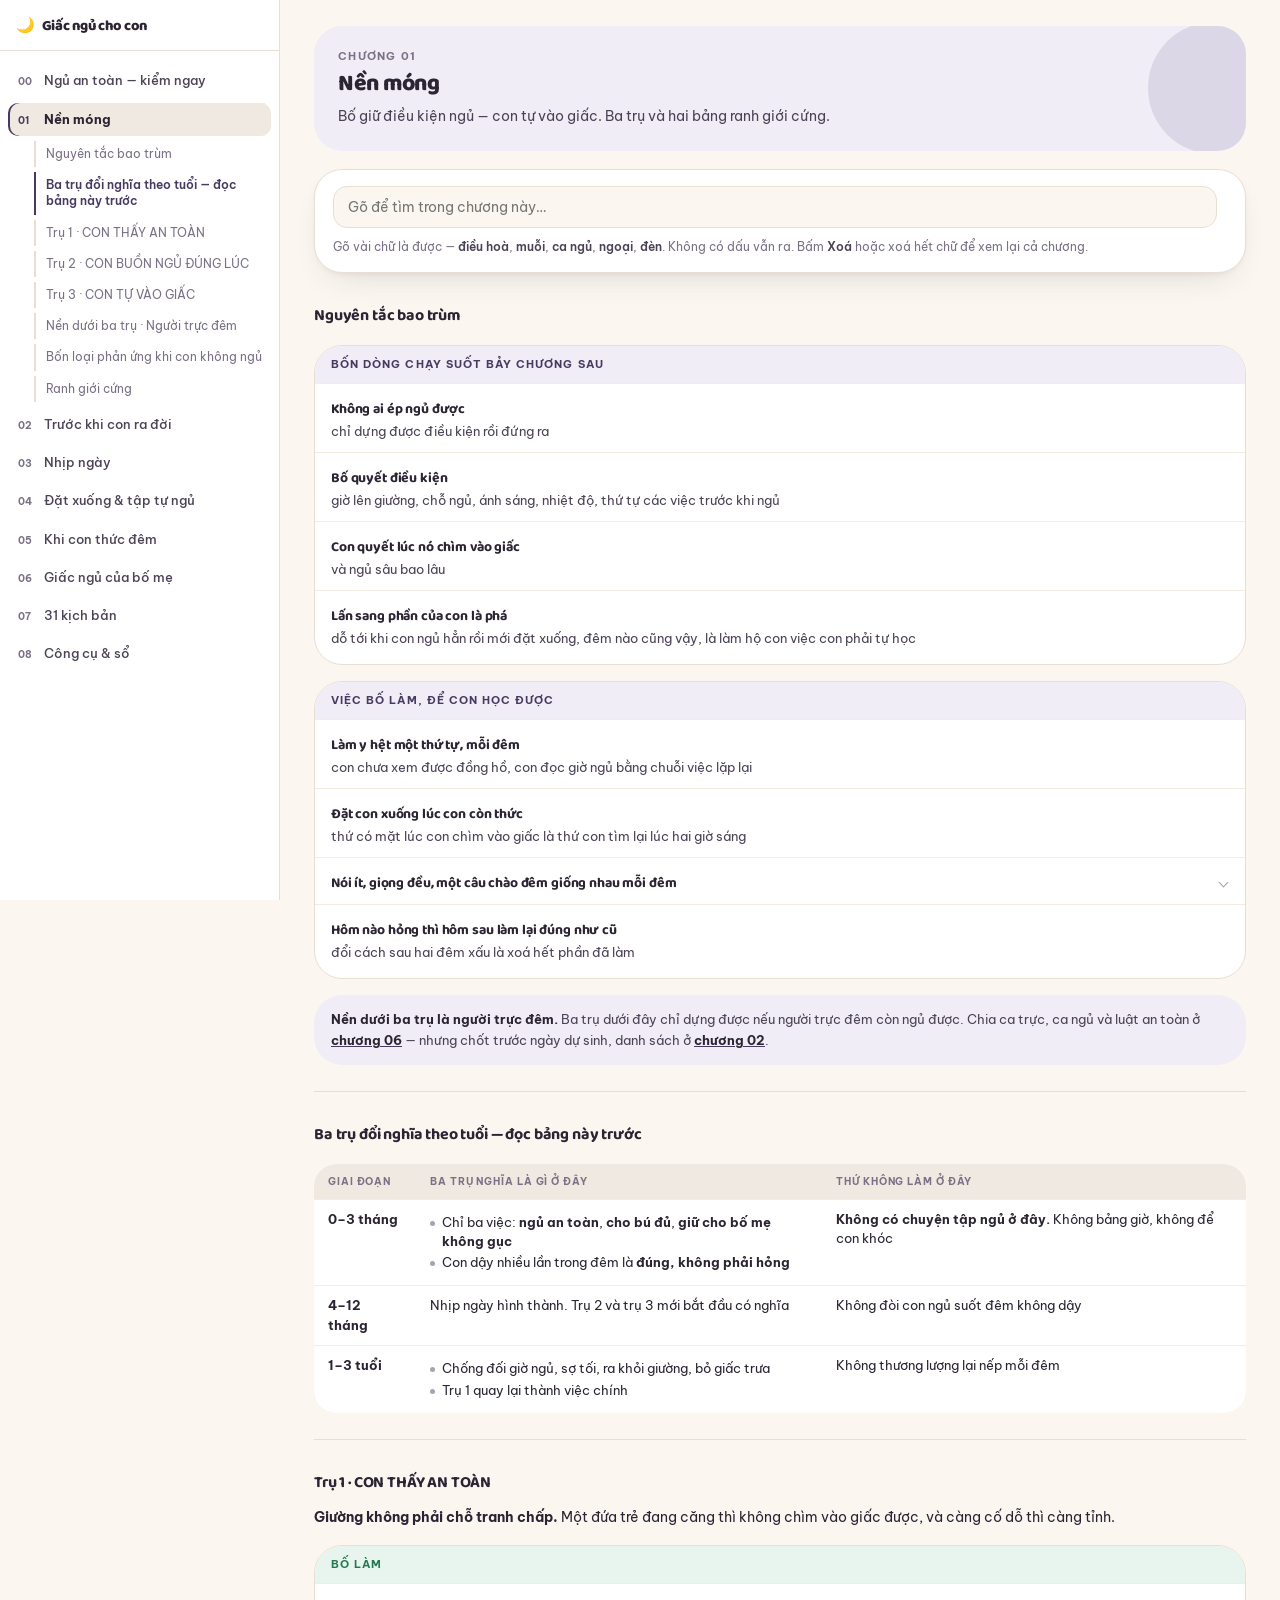
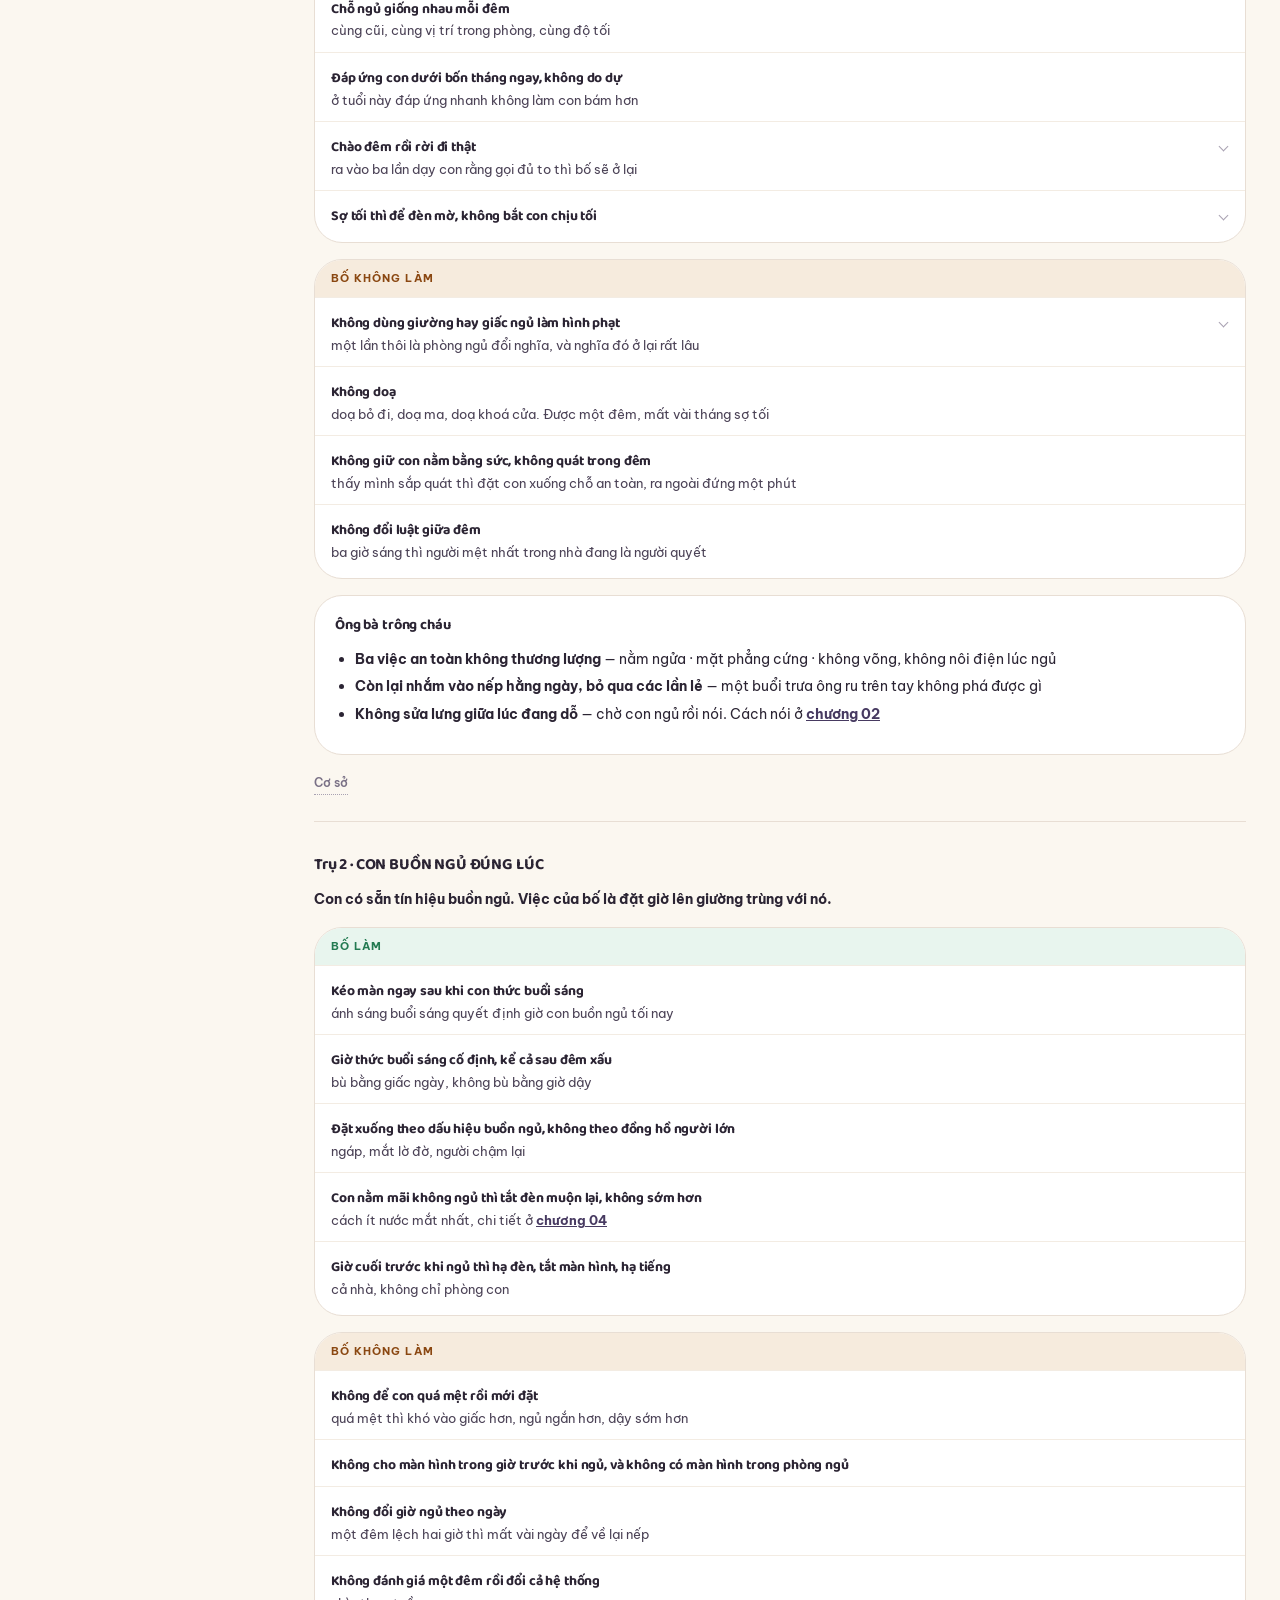
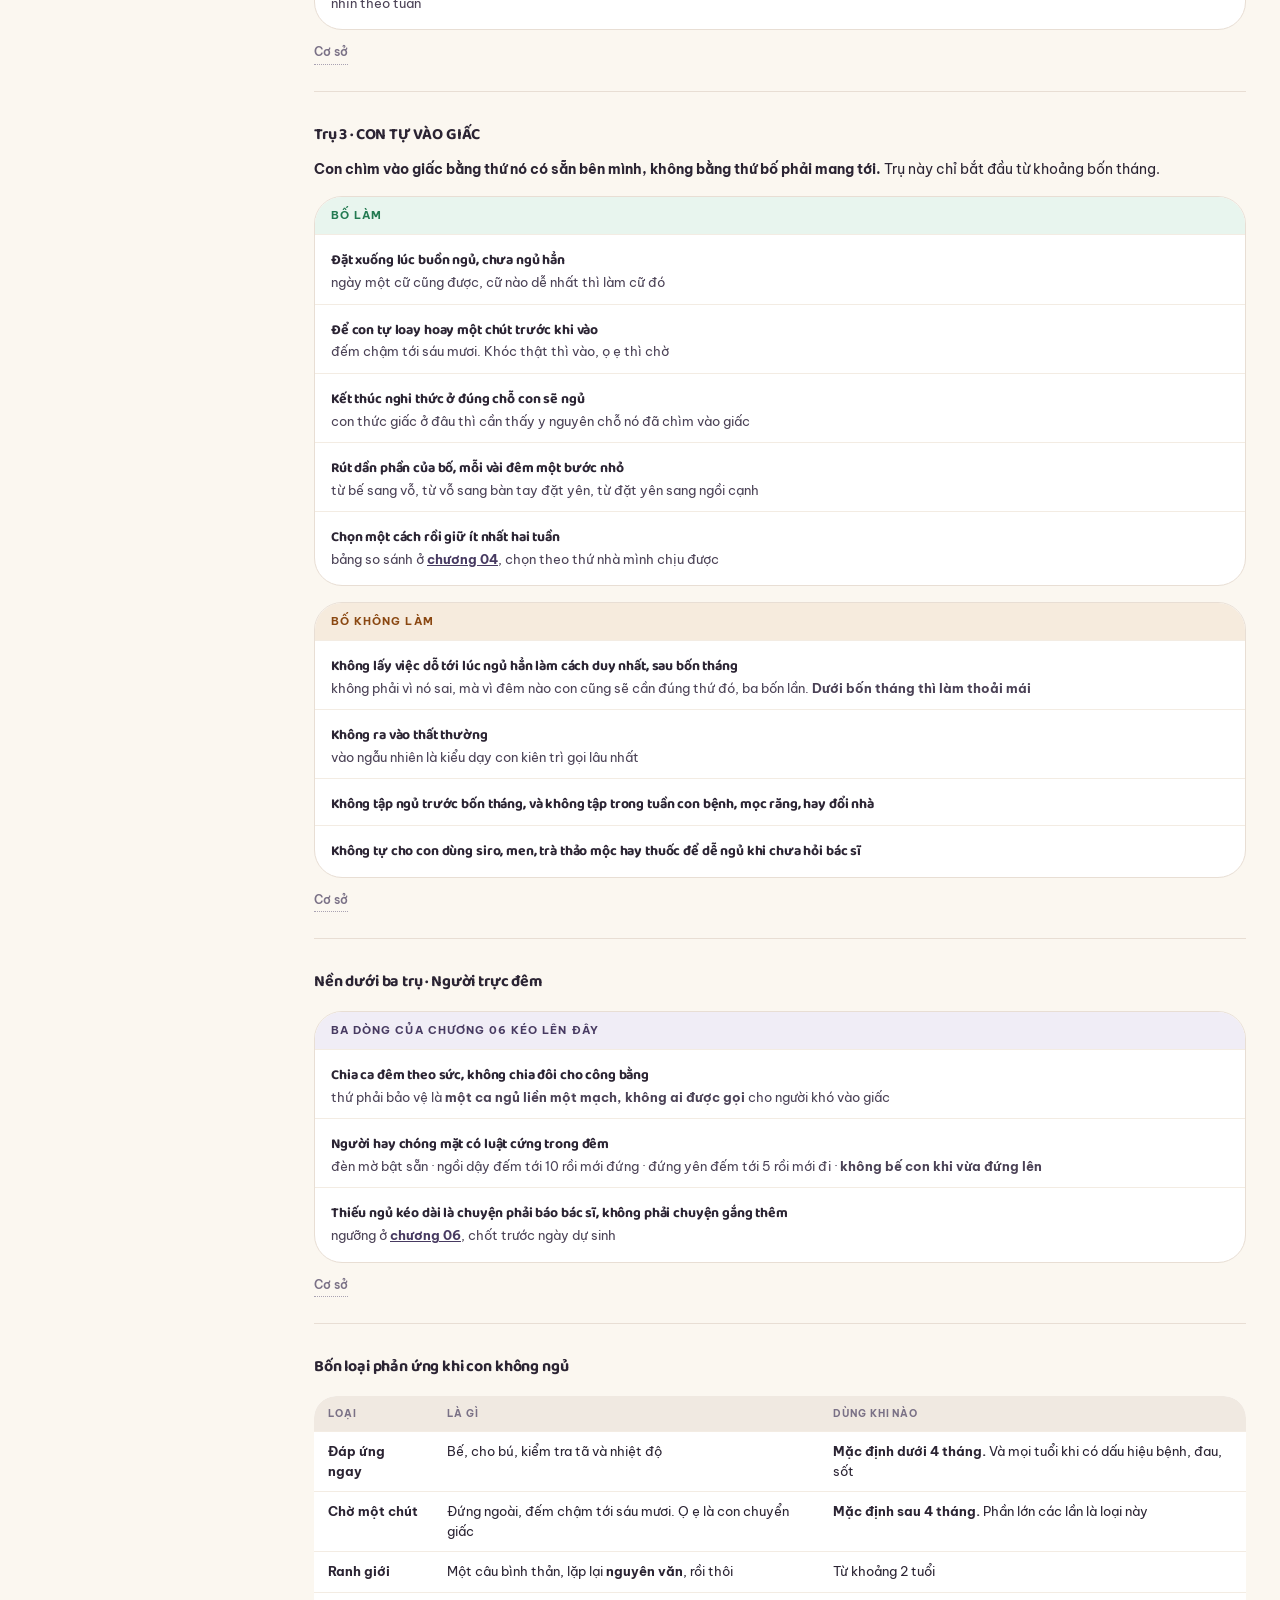
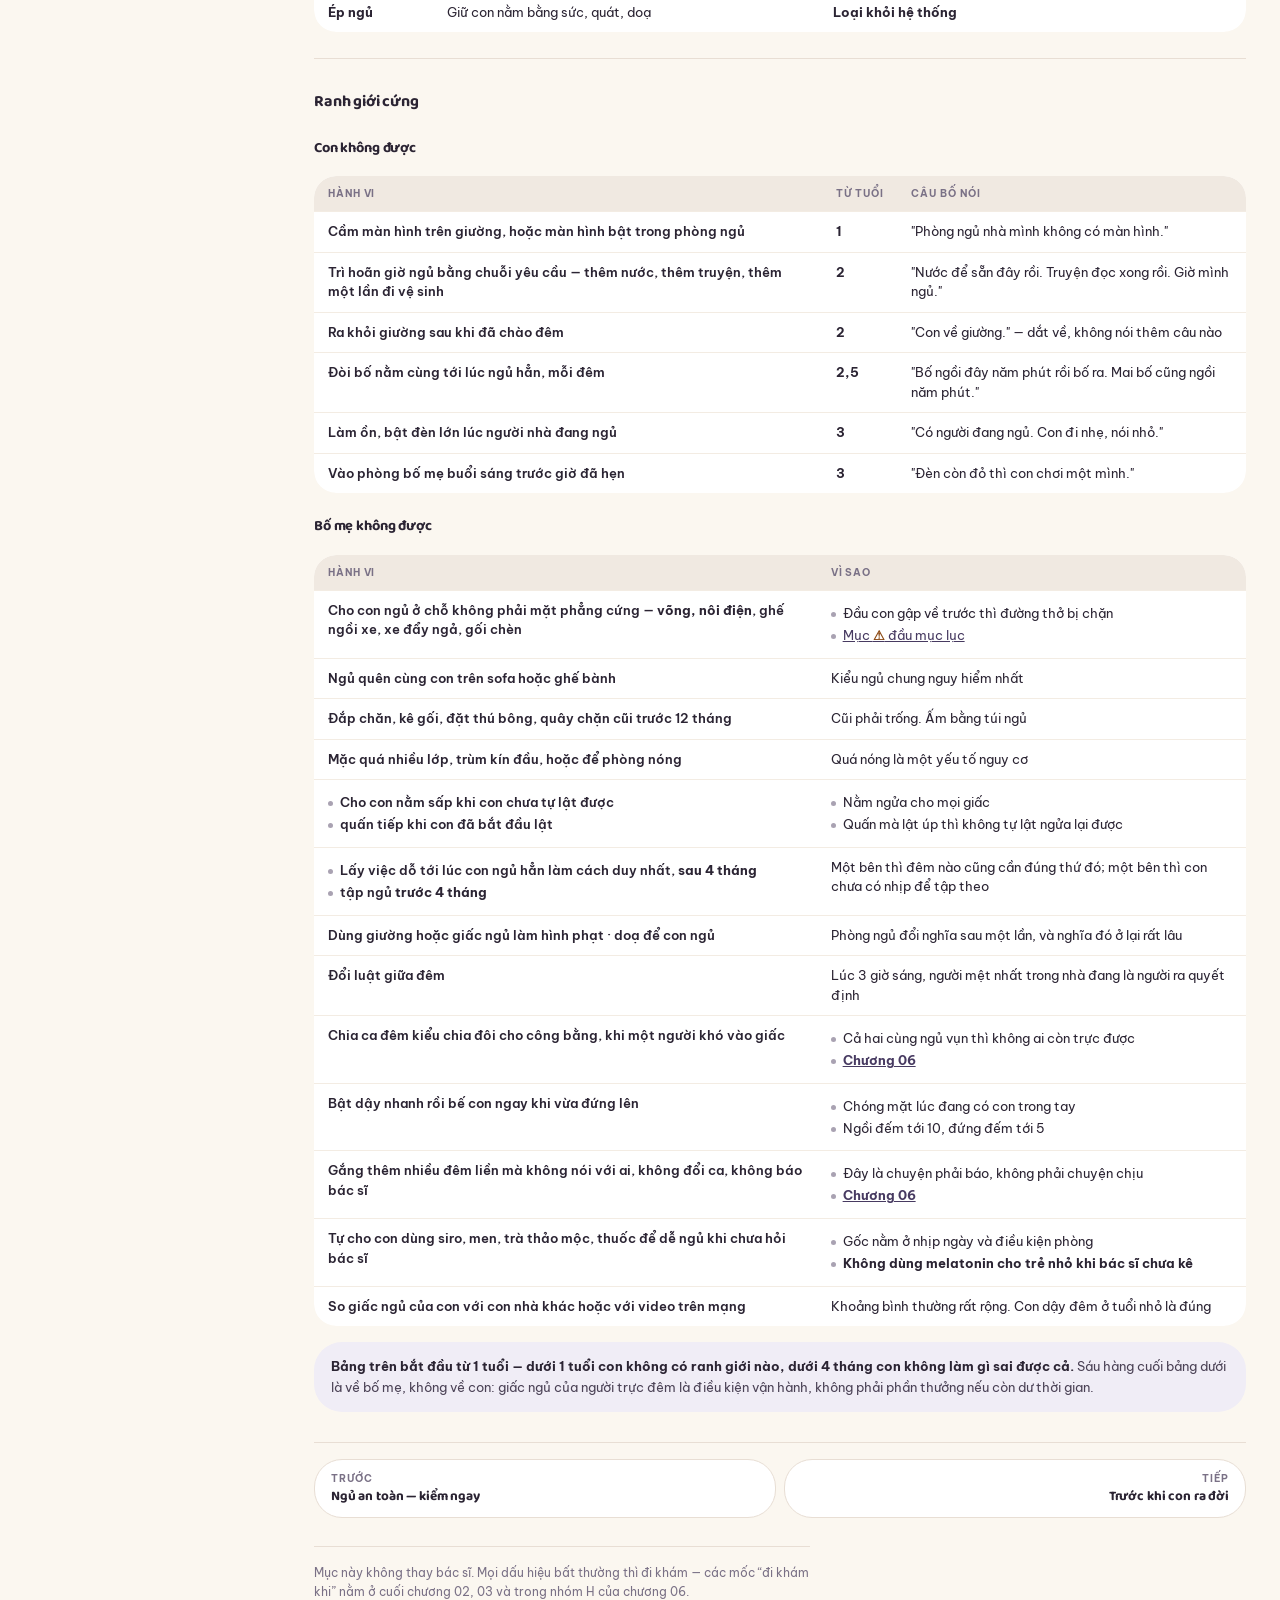
<file: docs/index.html>
<!doctype html>
<html lang="vi">
<head>
<meta charset="utf-8">
<meta name="viewport" content="width=device-width,initial-scale=1">
<meta name="description" content="Sổ tay giấc ngủ cho trẻ 0–3 tuổi, và cho cả bố mẹ.">
<link rel="icon" href="data:image/svg+xml,%3Csvg xmlns=%22http://www.w3.org/2000/svg%22 viewBox=%220 0 32 32%22%3E%3Ctext y=%2226%22 font-size=%2226%22%3E%F0%9F%8C%99%3C/text%3E%3C/svg%3E">
</head>
<body>
<title>Giấc ngủ cho con</title>
<link rel="preconnect" href="https://fonts.googleapis.com">
<link rel="preconnect" href="https://fonts.gstatic.com" crossorigin>
<link href="https://fonts.googleapis.com/css2?family=Baloo+2:wght@700;800&family=Be+Vietnam+Pro:wght@400;500;600;700&display=swap" rel="stylesheet">
<style>
/* ============================================================
   Giấc ngủ cho con — nền kem, màu nhấn tím khói.
   Xanh lá = nên làm · nâu đất = nên tránh. Tím khói đứng riêng
   làm màu thương hiệu nên không mang nghĩa cảnh báo.
   ============================================================ */
:root{
  --ground:#FBF7F0; --surface:#FFFFFF; --surface-2:#F0E9E1;
  --ink:#2B2433; --ink-2:#4B4256; --ink-3:#7A7186; --ink-mute:#A9A2B2;
  --line:#E8DED4; --line-2:#F3ECE3;
  --brand:#5B4B7A; --brand-ink:#473A61; --brand-2:#9287B0; --brand-wash:#F0EDF6;
  --green:#2F8F62; --green-ink:#237A51; --green-wash:#E8F5EE;
  --warn:#A85B18; --warn-ink:#8A4711; --warn-wash:#F6EBDD;
  --honey-wash:#FBF2DA; --sky-wash:#E9F1F7; --clay-wash:#EFE8F0;
  --shadow:0 2px 4px rgba(43,36,51,.04), 0 14px 34px -18px rgba(43,36,51,.22);
  --r-card:28px; --r-chip:14px; --r-s:10px; --r-pill:999px;
  --display:"Baloo 2","Trebuchet MS",system-ui,sans-serif;
  --body:"Be Vietnam Pro",-apple-system,BlinkMacSystemFont,"Segoe UI",Roboto,sans-serif;
  --side-w:280px; --top-h:52px; --hair:1px solid var(--line);
  --pad-row:16px; --pad-chev:40px;
}
*{box-sizing:border-box}
html{scroll-behavior:auto;overflow-x:hidden;-webkit-text-size-adjust:100%}
body{margin:0;background:var(--ground);color:var(--ink);font-family:var(--body);
  font-size:14px;line-height:1.62;-webkit-font-smoothing:antialiased}

/* ---------- khung app ---------- */
.app{min-height:100vh}
@media(min-width:900px){.app{display:grid;grid-template-columns:var(--side-w) minmax(0,1fr);align-items:start}}
.doc{min-width:0;padding:18px 16px calc(64px + 30vh)}
@media(min-width:900px){.doc{padding:26px 34px calc(80px + 30vh)}}
@media(min-width:1400px){.doc{padding:30px 48px calc(80px + 30vh)}}
.doc-in{width:100%;max-width:1320px;margin-inline:auto;min-width:0}
main section{display:none;scroll-margin-top:var(--top-h)}
main section.live{display:block}
.anchor{scroll-margin-top:calc(var(--top-h) + 10px)}
@media(min-width:900px){.anchor{scroll-margin-top:14px}}

/* ---------- thanh trên ---------- */
.topbar{position:sticky;top:0;z-index:60;height:var(--top-h);display:flex;align-items:center;
  gap:10px;padding:0 12px;background:var(--ground);border-bottom:var(--hair)}
@media(min-width:900px){.topbar{display:none}}
.burger{display:inline-flex;align-items:center;gap:8px;flex:none;font-family:var(--body);
  font-size:12px;font-weight:600;color:var(--ink);background:var(--surface);border:var(--hair);
  border-radius:var(--r-pill);padding:8px 13px 8px 11px;cursor:pointer}
.burger i{display:block;width:13px;height:1.5px;background:var(--ink);position:relative;flex:none}
.burger i::before,.burger i::after{content:"";position:absolute;left:0;width:13px;height:1.5px;background:var(--ink)}
.burger i::before{top:-4px}.burger i::after{top:4px}
.topbar .now{font-family:var(--display);font-weight:700;font-size:13.5px;letter-spacing:-.01em;
  overflow:hidden;text-overflow:ellipsis;white-space:nowrap;min-width:0}
.topbar .of{margin-left:auto;flex:none;font-size:11px;font-weight:600;color:var(--ink-3);
  font-variant-numeric:tabular-nums}

/* ---------- cột menu ---------- */
.side{background:var(--surface);border-right:var(--hair);display:flex;flex-direction:column}
@media(min-width:900px){.side{position:sticky;top:0;height:100vh;overflow-y:auto;overscroll-behavior:contain}}
@media(max-width:899px){
  .side{position:fixed;inset:0 auto 0 0;width:min(300px,86vw);z-index:80;transform:translateX(-103%);
    transition:transform .18s ease-out;overflow-y:auto;box-shadow:0 0 40px rgba(43,36,51,.18)}
  .side.open{transform:none}
  .scrim{position:fixed;inset:0;z-index:70;background:rgba(43,36,51,.3);opacity:0;
    pointer-events:none;transition:opacity .18s}
  .scrim.on{opacity:1;pointer-events:auto}
}
@media(min-width:900px){.scrim{display:none}}
.side-head{padding:15px 16px 12px;border-bottom:var(--hair);display:flex;align-items:center;gap:9px}
.side-head b{font-family:var(--display);font-weight:800;font-size:14.5px;letter-spacing:-.02em}
.bmoji{font-size:15px;line-height:1;margin-right:7px;
  font-family:'Apple Color Emoji','Segoe UI Emoji','Noto Color Emoji',sans-serif}
.side-x{display:none}
@media(max-width:899px){.side-x{display:inline-flex;margin-left:auto;border:0;background:transparent;
  color:var(--ink-3);width:30px;height:30px;align-items:center;justify-content:center;
  font-size:19px;cursor:pointer;line-height:1}}
.side-nav{padding:8px 8px 32px}
.side-nav ol{list-style:none;margin:0;padding:0}
.ch-btn{display:grid;grid-template-columns:18px 1fr;gap:8px;align-items:baseline;width:100%;
  text-align:left;font-family:var(--body);font-size:12.8px;font-weight:500;line-height:1.35;
  color:var(--ink-2);background:transparent;border:0;border-radius:var(--r-s);padding:8px 10px;
  cursor:pointer;transition:background .12s,color .12s}
.ch-btn .n{font-size:10px;font-weight:700;color:var(--ink-3);font-variant-numeric:tabular-nums}
.ch-btn:hover{background:var(--surface-2);color:var(--ink)}
.ch-btn[aria-current="true"]{background:var(--surface-2);color:var(--ink);font-weight:700;
  box-shadow:inset 2px 0 0 var(--brand-ink)}
.ch-btn[aria-current="true"] .n{color:var(--brand-ink)}
/* mục ghim — Nghẹn */
li[data-sec="nghen"]{margin-bottom:6px;padding-bottom:6px;border-bottom:var(--hair)}
li[data-sec="nghen"] .ch-btn{background:var(--warn-wash);color:var(--warn-ink);font-weight:700}
li[data-sec="nghen"] .ch-btn .n{color:var(--warn-ink)}
li[data-sec="nghen"] .ch-btn:hover{background:#F0DFCB}
li[data-sec="nghen"] .ch-btn[aria-current="true"]{box-shadow:inset 2px 0 0 var(--warn-ink)}
.sub-list{list-style:none;margin:1px 0 6px;padding:0 0 0 26px;display:none}
li.on .sub-list{display:block}
.sub-list a{display:block;font-size:12px;line-height:1.35;color:var(--ink-3);text-decoration:none;
  padding:5px 8px 5px 10px;border-left:2px solid var(--line);transition:color .12s,border-color .12s}
.sub-list a:hover{color:var(--ink)}
.sub-list a.on{color:var(--brand-ink);border-left-color:var(--brand-ink);font-weight:600}
.sub-list li.divider{font-size:9.5px;font-weight:700;letter-spacing:.11em;text-transform:uppercase;
  color:var(--ink-3);padding:10px 8px 4px 10px;display:flex;align-items:center;gap:7px}
.sub-list li.divider::after{content:"";flex:1;height:1px;background:var(--line)}
@media(max-width:899px){
  .ch-btn{padding:13px 11px;font-size:13.5px}
  .sub-list a{padding:13px 10px 13px 11px;font-size:12.8px}
}

/* ---------- chữ ---------- */
h1{font-family:var(--display);font-weight:800;font-size:26px;letter-spacing:-.025em;line-height:1.15;margin:0}
h2{font-family:var(--display);font-weight:800;font-size:23px;letter-spacing:-.02em;line-height:1.2;margin:0}
h3{font-family:var(--display);font-weight:700;font-size:16px;letter-spacing:-.01em;margin:30px 0 8px}
h4{font-family:var(--display);font-weight:700;font-size:14.5px;letter-spacing:-.01em;margin:22px 0 6px}
p{margin:10px 0}
strong{font-weight:700}
em{color:var(--ink-2)}
a{color:var(--brand-ink)}
hr{border:0;border-top:var(--hair);margin:26px 0}
ul,ol{margin:10px 0;padding-left:20px}
li{margin:5px 0}
blockquote{margin:12px 0;padding:12px 16px;background:var(--surface);border:var(--hair);
  border-left:3px solid var(--brand-2);border-radius:0 var(--r-chip) var(--r-chip) 0;
  font-size:13.5px;color:var(--ink-2)}
blockquote p{margin:4px 0}
code{font-family:ui-monospace,SFMono-Regular,Menlo,monospace;font-size:12.5px;
  background:var(--surface-2);padding:1px 5px;border-radius:6px}
.warn-i{color:var(--warn-ink);font-weight:700;font-style:normal}

/* đầu chương */
.chero{position:relative;overflow:hidden;border-radius:var(--r-card);padding:22px 24px 24px;
  margin:0 0 18px;background:var(--wash)}
.chero>*{position:relative;z-index:1}
.chero h2{max-width:22ch}
.cshape{position:absolute;right:-34px;top:50%;transform:translateY(-50%);width:132px;height:132px;
  background:var(--acc);opacity:.22;pointer-events:none;z-index:0}
.sh-s{clip-path:polygon(50% 0,61% 39%,100% 50%,61% 61%,50% 100%,39% 61%,0 50%,39% 39%)}
.sh-c{border-radius:50%}
.sh-r{background:transparent;border:22px solid var(--acc);border-radius:50%}
.sh-b{border-radius:62% 38% 46% 54%/48% 56% 44% 52%}
.sh-a{border-radius:999px 999px 20px 20px}
.sh-q{border-radius:100% 0 0 0}
.sh-p{border-radius:999px;height:58px}
@media(max-width:760px){
  .chero{padding-bottom:54px}
  .cshape{top:auto;bottom:-40px;right:-42px;transform:none;width:110px;height:110px}
  .sh-r{border-width:18px}
  .sh-p{height:52px;bottom:-20px}
}
.chero .pnum{display:block;font-size:10.5px;font-weight:700;letter-spacing:.12em;
  text-transform:uppercase;color:var(--ink-3);margin-bottom:5px}
.chero .lede{font-size:13.5px;color:var(--ink-2);max-width:56ch;margin:8px 0 0;line-height:1.55}
.cw{--wash:var(--warn-wash); --acc:var(--warn)}
.c1{--wash:var(--brand-wash); --acc:var(--brand-2)}
.c2{--wash:var(--honey-wash); --acc:#E8B93C}
.c3{--wash:var(--sky-wash);   --acc:#79A8C4}
.c4{--wash:var(--clay-wash);  --acc:#D49B84}
.c5{--wash:var(--green-wash); --acc:var(--green)}
.c6{--wash:var(--brand-wash); --acc:var(--brand-2)}
.c7{--wash:var(--honey-wash); --acc:#E8B93C}
.c8{--wash:var(--surface-2);  --acc:var(--ink-mute)}
.cw .pnum{color:var(--warn-ink)}

/* bảng */
.tw{overflow-x:auto;border-radius:22px;margin:16px 0;-webkit-overflow-scrolling:touch}
table{border-collapse:separate;border-spacing:0;width:100%;font-size:13px;background:var(--surface);
  border-radius:22px;overflow:hidden}
th,td{text-align:left;padding:10px 14px;vertical-align:top;line-height:1.5;
  border-bottom:1px solid var(--line-2)}
th{font-size:10px;font-weight:700;letter-spacing:.09em;text-transform:uppercase;color:var(--ink-3);
  background:var(--surface-2);white-space:nowrap}
tbody tr:last-child td{border-bottom:0}
td:first-child{font-weight:600;color:var(--ink)}
ul.cl{list-style:none;margin:0;padding:0}
ul.cl li{position:relative;padding-left:12px;margin:3px 0;line-height:1.45}
ul.cl li::before{content:"";position:absolute;left:0;top:8px;width:5px;height:5px;
  border-radius:50%;background:var(--ink-mute)}

/* danh sách hai cấp */
ul.sub{margin:6px 0 12px;padding-left:0;list-style:none}
ul.sub li{position:relative;padding-left:15px;font-size:13px;line-height:1.55;color:var(--ink-2);margin:4px 0}
ul.sub li::before{content:"";position:absolute;left:1px;top:9px;width:7px;height:1.5px;
  background:var(--ink-mute);border-radius:1px}
ul.sub li.say::before{background:var(--green)}
ul.sub li.no::before{background:var(--warn)}
ul.sub li.say strong{color:var(--green-ink)}
ul.sub li.no strong{color:var(--warn-ink)}

/* dẫn nguồn */
.src{margin:10px 0 0}
.src>summary{display:inline-block;font-size:11.5px;font-weight:600;color:var(--ink-3);
  cursor:pointer;list-style:none;border-bottom:1px dotted var(--ink-mute);padding:2px 0}
.src>summary::-webkit-details-marker{display:none}
.src>summary:hover{color:var(--brand-ink);border-bottom-color:var(--brand-ink)}
.src p{font-size:12.5px;line-height:1.55;color:var(--ink-3);margin:8px 0 0;max-width:62ch}

/* khối nhấn */
.tip{background:var(--brand-wash);border-radius:var(--r-card);padding:14px 17px;margin:16px 0;
  font-size:13px;line-height:1.6;color:var(--ink-2)}
.tip strong:first-child{color:var(--ink)}
.card{background:var(--surface);border:var(--hair);border-radius:var(--r-card);padding:18px 20px;margin:16px 0}
.card h4{margin-top:0}
.sos{background:var(--warn-wash);border:1px solid #E7CFAE;border-radius:var(--r-card);
  padding:16px 18px;margin:16px 0}
.sos h4{margin-top:0;color:var(--warn-ink)}
.sos table{background:#fff}

/* dải phân phần — chương 02 */
.part{background:var(--surface-2);border-radius:var(--r-card);padding:16px 20px;margin:26px 0 14px}
.part-k{display:block;font-size:9.5px;font-weight:700;letter-spacing:.12em;text-transform:uppercase;
  color:var(--ink-3);margin-bottom:3px}
.part b{font-family:var(--display);font-weight:800;font-size:17px;letter-spacing:-.02em;color:var(--ink)}
.part-age{display:inline-block;margin-left:9px;font-size:11px;font-weight:700;color:var(--brand-ink);
  background:var(--brand-wash);border-radius:var(--r-pill);padding:2px 10px;vertical-align:2px}
.part p{margin:6px 0 0;font-size:12.8px;color:var(--ink-2);max-width:58ch}

/* ============================================================
   KHỐI NÊN LÀM / NÊN TRÁNH · hàng bung ra · timeline theo tuổi
   ============================================================ */
.grp{margin:16px 0 0;border:var(--hair);border-radius:var(--r-card);padding:0;
  background:var(--surface);overflow:hidden}
.grp-h{font-family:var(--body);font-size:10.5px;font-weight:700;letter-spacing:.1em;
  text-transform:uppercase;margin:0;padding:10px var(--pad-row);border-bottom:1px solid var(--line-2)}
.grp--y .grp-h{background:var(--green-wash);color:var(--green-ink)}
.grp--n .grp-h{background:var(--warn-wash);color:var(--warn-ink)}
.grp--p .grp-h{background:var(--brand-wash);color:var(--brand-ink)}
.tl-card .grp,.sbody .grp{border-radius:var(--r-chip)}

.rows{list-style:none;margin:0;padding:0}
.rows>li{border-bottom:1px solid var(--line-2)}
.rows>li:last-child{border-bottom:0}
.r>summary,li.r--flat{display:block;padding:11px var(--pad-chev) 11px var(--pad-row);
  position:relative;cursor:pointer;list-style:none}
li.r--flat{cursor:default;padding-right:var(--pad-row)}
.r>summary::-webkit-details-marker{display:none}
.r>summary::after{content:"";position:absolute;right:18px;top:16px;width:6px;height:6px;
  border-right:1.5px solid var(--ink-mute);border-bottom:1.5px solid var(--ink-mute);
  transform:rotate(45deg);transition:transform .15s}
.r[open]>summary::after{transform:rotate(-135deg);top:18px}
.r>summary:hover .rt{color:var(--brand-ink)}
.rt{display:block;font-family:var(--display);font-weight:700;font-size:14px;
  letter-spacing:-.01em;line-height:1.35;color:var(--ink)}
.ra{display:block;font-size:12.8px;color:var(--ink-2);line-height:1.5;margin-top:3px}
.rmore{padding:0 var(--pad-row) 12px}
.rmore p{font-size:12.8px;line-height:1.55;color:var(--ink-2);margin:9px 0 0;max-width:62ch}
.rmore b{display:block;font-family:var(--body);font-size:9.5px;font-weight:700;
  letter-spacing:.11em;text-transform:uppercase;color:var(--ink-3);margin-bottom:2px}
.rmore .say b{color:var(--green-ink)}
.rmore .no b{color:var(--warn-ink)}
li.r--flat .lab{display:inline-block;font-size:9.5px;font-weight:700;letter-spacing:.1em;
  text-transform:uppercase;color:var(--ink-3);background:var(--surface-2);
  border-radius:var(--r-pill);padding:3px 9px;margin-bottom:5px}
li.lab-say .lab{color:var(--green-ink);background:var(--green-wash)}
li.lab-no .lab{color:var(--warn-ink);background:var(--warn-wash)}

/* timeline theo tuổi */
.tl{position:relative;margin:18px 0 0}
@media(min-width:760px){
  .tl{padding-left:112px}
  .tl::before{content:"";position:absolute;left:44px;top:14px;bottom:20px;width:2px;background:var(--line)}
}
.tl-i{position:relative;padding:0 0 16px}
.tl-i[hidden]{display:none}
.tl-age{display:inline-flex;flex-direction:column;padding:6px 11px;border-radius:var(--r-chip);
  background:var(--surface-2);color:var(--ink-2);margin-bottom:8px}
.tl-age b{font-family:var(--display);font-weight:800;font-size:13px;line-height:1.2;
  white-space:nowrap;color:var(--ink)}
.tl-age span{font-size:9.5px;font-weight:700;letter-spacing:.08em;text-transform:uppercase;color:var(--ink-3)}
@media(min-width:760px){
  .tl-age{position:absolute;left:-112px;top:14px;width:88px;align-items:center;text-align:center;
    margin:0;border:var(--hair);background:var(--surface)}
  .tl-age b{white-space:normal}
}
.tl-i.now .tl-age{background:var(--brand-wash);border-color:var(--brand-2)}
.tl-i.now .tl-age b{color:var(--brand-ink)}
.tl-card{background:var(--surface);border:var(--hair);border-radius:var(--r-card);padding:16px 18px 18px}
.tl-card h4{margin-top:0}
.tl-card>p:first-child{margin-top:0}
.tl-i.dim .tl-card{opacity:.62}

/* ---------- hình minh hoạ ---------- */
.figs{display:grid;gap:12px;margin:16px 0}
@media(min-width:720px){.figs{grid-template-columns:1fr 1fr}}
.fig{margin:0;background:var(--surface);border:var(--hair);border-radius:var(--r-card);
  overflow:hidden;display:flex;flex-direction:column}
.fig img{display:block;width:100%;height:auto;background:var(--ground)}
.fig figcaption{padding:11px 15px 13px;font-size:12.6px;line-height:1.5;color:var(--ink-2);
  border-top:1px solid var(--line-2)}
.fig figcaption b{color:var(--ink)}

/* ---------- ô tìm kiếm và chip ---------- */
.tools{display:flex;flex-wrap:wrap;gap:10px;align-items:center;margin:0}
.searchbox{background:var(--surface);border:var(--hair);border-radius:var(--r-card);
  padding:16px 18px;margin:18px 0;box-shadow:var(--shadow)}
.sb-h{display:block;font-family:var(--display);font-weight:700;font-size:14px;margin-bottom:10px}
.searchbox .hint{display:block;font-size:12.3px;color:var(--ink-3);line-height:1.5;margin-top:10px}
.searchbox .hint b{color:var(--ink-2);font-weight:600}
.search{flex:1 1 240px;position:relative}
.search input{width:100%;font-family:var(--body);font-size:13.5px;color:var(--ink);
  background:var(--surface);border:var(--hair);border-radius:var(--r-pill);padding:11px 16px}
.search input:focus{outline:2px solid var(--brand-2);outline-offset:1px}
.count{font-size:11.5px;color:var(--ink-3);flex:none;font-variant-numeric:tabular-nums}
.chips{display:flex;flex-wrap:wrap;gap:6px;align-items:center;margin-top:10px}
.ck-l{font-size:9.5px;font-weight:700;letter-spacing:.11em;text-transform:uppercase;
  color:var(--ink-3);margin-right:4px;flex:none}
.chip{font-family:var(--body);font-size:12px;font-weight:600;color:var(--ink-2);
  background:var(--ground);border:var(--hair);border-radius:var(--r-pill);
  padding:6px 13px;cursor:pointer;transition:background .12s,color .12s,border-color .12s}
.chip:hover{border-color:var(--ink-mute)}
.chip.on{background:var(--brand-ink);border-color:var(--brand-ink);color:#fff}
.sb-foot{display:flex;flex-wrap:wrap;gap:10px;align-items:center;justify-content:space-between;margin-top:12px}
.sb-foot .hint{margin:0}

/* ---------- kịch bản ---------- */
.scen-list{background:var(--surface);border:var(--hair);border-radius:var(--r-card);
  overflow:hidden;margin:16px 0}
.scen-a{margin:0;padding:15px var(--pad-row) 13px;font-family:var(--display);
  font-weight:800;font-size:15px;letter-spacing:-.02em;color:var(--brand-ink);
  background:var(--brand-wash);border-bottom:1px solid var(--line-2)}
.scen-a[hidden]{display:none}
.sbody p{margin:7px 0;font-size:13px;line-height:1.55}
.sbody p.do strong{color:var(--green-ink)}
.sbody p.dont strong{color:var(--warn-ink)}
.scen-g{margin:0;padding:12px var(--pad-row) 8px;font-size:11px;letter-spacing:.09em;
  text-transform:uppercase;color:var(--ink-3);font-family:var(--body);font-weight:700;
  background:var(--surface-2);border-bottom:1px solid var(--line-2)}
.scen-g[hidden]{display:none}
.scen{border-bottom:1px solid var(--line-2);margin:0}
.scen:last-child{border-bottom:0}
.scen[hidden]{display:none}
.scen>summary{display:grid;grid-template-columns:auto 1fr auto;gap:10px;align-items:baseline;
  padding:13px var(--pad-chev) 13px var(--pad-row);cursor:pointer;list-style:none;position:relative}
.scen>summary::-webkit-details-marker{display:none}
.scen>summary::after{content:"";position:absolute;right:18px;top:18px;width:6px;height:6px;
  border-right:1.5px solid var(--ink-mute);border-bottom:1.5px solid var(--ink-mute);
  transform:rotate(45deg);transition:transform .15s}
.scen[open]>summary::after{transform:rotate(-135deg);top:20px}
.scode{font-family:var(--display);font-weight:800;font-size:11px;color:var(--brand-ink);
  font-variant-numeric:tabular-nums;min-width:20px}
.stitle{font-family:var(--display);font-weight:700;font-size:14px;letter-spacing:-.01em;
  line-height:1.3;color:var(--ink)}
.scen>summary:hover .stitle{color:var(--brand-ink)}
.sage{font-size:10px;font-weight:700;letter-spacing:.06em;text-transform:uppercase;
  color:var(--ink-3);white-space:nowrap;justify-self:end}
.sbody{padding:2px var(--pad-row) 16px}
.sbody ul{margin:0;padding-left:18px}
.sbody li{font-size:13px;line-height:1.55;margin:6px 0}
.sbody .why{display:block;margin-top:10px;font-size:12.5px;color:var(--ink-3);line-height:1.55;
  padding-top:10px;border-top:1px dashed var(--line)}
.sbody .why b{display:block;font-size:9.5px;font-weight:700;letter-spacing:.11em;
  text-transform:uppercase;color:var(--ink-3);margin-bottom:2px}
@media(max-width:620px){
  .scen>summary{grid-template-columns:auto 1fr;row-gap:3px}
  .sage{grid-column:2;justify-self:start}
}
.empty{padding:18px var(--pad-row);font-size:13px;color:var(--ink-3)}

/* ---------- thẻ thực phẩm ---------- */
.food-g{margin:26px 0 8px}
.food-g[hidden]{display:none}
.foods{display:grid;gap:10px;margin:12px 0}
@media(min-width:760px){.foods{grid-template-columns:1fr 1fr}}
@media(min-width:1280px){.foods{grid-template-columns:repeat(3,1fr)}}
.food{background:var(--surface);border:var(--hair);border-radius:var(--r-chip);overflow:hidden}
.food[hidden]{display:none}
.food>summary{display:flex;align-items:baseline;gap:8px;padding:12px 14px;cursor:pointer;list-style:none}
.food>summary::-webkit-details-marker{display:none}
.fname{font-family:var(--display);font-weight:700;font-size:15px;letter-spacing:-.015em;color:var(--ink)}
.food>summary:hover .fname{color:var(--brand-ink)}
.ffrom{margin-left:auto;font-size:10px;font-weight:700;letter-spacing:.05em;text-transform:uppercase;
  color:var(--brand-ink);background:var(--brand-wash);border-radius:var(--r-pill);
  padding:2px 9px;white-space:nowrap}
.fbody{padding:0 14px 13px}
.fbody p{font-size:12.6px;line-height:1.55;color:var(--ink-2);margin:8px 0 0}
.fbody b{display:block;font-size:9.5px;font-weight:700;letter-spacing:.11em;text-transform:uppercase;
  color:var(--ink-3);margin-bottom:1px}

/* ---------- bảng Do & Don't ---------- */
.dd{overflow-x:auto;margin:16px 0}
.dd table{font-size:12.6px}
.dd th:first-child,.dd td:first-child{width:118px;white-space:nowrap}
.dd thead th:nth-child(2){color:var(--green-ink);background:var(--green-wash)}
.dd thead th:nth-child(3){color:var(--warn-ink);background:var(--warn-wash)}
.dd td:nth-child(2){border-left:2px solid var(--green-wash)}
.dd td:nth-child(3){border-left:2px solid var(--warn-wash);color:var(--ink-2)}

/* ---------- công cụ ---------- */
.fld{display:grid;gap:12px;margin:14px 0 4px}
@media(min-width:640px){.fld--2{grid-template-columns:1fr 1fr;gap:12px 16px}}
.fld label{display:block;font-size:12.5px;font-weight:600;color:var(--ink-2);margin-bottom:5px}
.fld label span{display:block;font-size:11.5px;font-weight:400;color:var(--ink-3);line-height:1.45;margin-top:1px}
input[type=text],input[type=number],input[type=date],textarea{width:100%;font-family:var(--body);font-size:13.5px;
  color:var(--ink);background:var(--ground);border:var(--hair);border-radius:var(--r-chip);padding:11px 14px}
textarea{min-height:76px;resize:vertical;line-height:1.55}
input:focus,textarea:focus{outline:2px solid var(--brand-2);outline-offset:1px}
.btn{font-family:var(--body);font-size:12.5px;font-weight:600;border:0;cursor:pointer;
  padding:10px 18px;border-radius:var(--r-pill);background:var(--brand-ink);color:#fff}
.btn:hover{background:#3C3152}
.btn--q{background:var(--surface);color:var(--ink);border:var(--hair)}
.btn--q:hover{background:var(--surface-2)}
.jstat{font-size:11.5px;color:var(--ink-3)}
.stats{display:grid;grid-template-columns:repeat(auto-fit,minmax(130px,1fr));gap:10px;margin:14px 0 4px}
.stat{background:var(--ground);border-radius:var(--r-chip);padding:12px 14px}
.stat b{display:block;font-family:var(--display);font-weight:800;font-size:20px;color:var(--brand-ink);line-height:1.15}
.stat span{font-size:11.5px;color:var(--ink-3)}

/* form họp nền */
.qgrp{margin:18px 0 0}
.qgrp>h5{font-family:var(--body);font-size:10.5px;font-weight:700;letter-spacing:.1em;
  text-transform:uppercase;color:var(--ink-3);margin:0 0 4px}
.qgrp>p{margin:0 0 10px;font-size:12.5px;color:var(--ink-3)}
.q{border-top:1px solid var(--line-2);padding:12px 0}
.q>label{display:block;font-size:13.2px;font-weight:600;color:var(--ink);line-height:1.5;margin-bottom:7px}
.q .code{display:inline-block;font-family:var(--display);font-weight:800;font-size:10.5px;
  color:var(--brand-ink);margin-right:7px}
.q .two{display:grid;gap:10px}
@media(min-width:760px){.q .two{grid-template-columns:1fr 1fr}}
.q .who{display:block;font-size:9.5px;font-weight:700;letter-spacing:.11em;text-transform:uppercase;
  color:var(--ink-3);margin-bottom:3px}

/* sổ mốc */
.bar{height:6px;border-radius:999px;background:var(--surface-2);overflow:hidden;margin:12px 0 6px}
.bar i{display:block;height:100%;background:var(--brand);border-radius:999px;transition:width .2s}
.stage{border:var(--hair);border-radius:var(--r-card);background:var(--surface);overflow:hidden;margin:12px 0}
.stage>summary{display:flex;align-items:center;gap:10px;padding:12px var(--pad-chev) 12px var(--pad-row);
  cursor:pointer;list-style:none;position:relative;font-family:var(--display);font-weight:700;font-size:14px}
.stage>summary::-webkit-details-marker{display:none}
.stage>summary::after{content:"";position:absolute;right:18px;top:17px;width:6px;height:6px;
  border-right:1.5px solid var(--ink-mute);border-bottom:1.5px solid var(--ink-mute);
  transform:rotate(45deg);transition:transform .15s}
.stage[open]>summary::after{transform:rotate(-135deg);top:19px}
.stage .cnt{margin-left:auto;font-family:var(--body);font-size:11px;font-weight:700;
  color:var(--ink-3);font-variant-numeric:tabular-nums}
.ck{list-style:none;margin:0;padding:0 0 6px}
.ck li{border-top:1px solid var(--line-2)}
.ck button{display:grid;grid-template-columns:18px 1fr;gap:12px;align-items:start;width:100%;
  text-align:left;border:0;background:transparent;cursor:pointer;padding:12px var(--pad-row);font-family:var(--body)}
.ck button:hover{background:var(--brand-wash)}
.ck .box{width:16px;height:16px;margin-top:2px;border:1.5px solid var(--ink-mute);
  border-radius:5px;position:relative;flex:none}
.ck button[aria-pressed="true"] .box{background:var(--brand);border-color:var(--brand)}
.ck button[aria-pressed="true"] .box::after{content:"";position:absolute;left:4.5px;top:1px;
  width:4px;height:8px;border-right:2px solid #fff;border-bottom:2px solid #fff;transform:rotate(42deg)}
.ck .t{display:block;font-family:var(--display);font-weight:700;font-size:13.5px;
  letter-spacing:-.01em;color:var(--ink);line-height:1.3}
.ck button[aria-pressed="true"] .t{color:var(--ink-3);text-decoration:line-through;
  text-decoration-color:var(--ink-mute)}
.ck .w{display:block;font-size:12.3px;color:var(--ink-2);line-height:1.5;margin-top:2px}

/* sổ tăng trưởng */
.gwrap{overflow-x:auto;margin:12px 0}
.log{margin-top:14px;border-top:1px solid var(--line-2);padding-top:4px}
.log-i{padding:10px 0;border-bottom:1px solid var(--line-2);font-size:12.8px}
.log-i:last-child{border-bottom:0}
.log-i .m{font-size:11px;color:var(--ink-3);letter-spacing:.04em}
.log-i .d{color:var(--ink-2)}
.log-i button{float:right;border:0;background:none;color:var(--ink-mute);cursor:pointer;font-size:12px;padding:2px 4px}
.alert{background:var(--warn-wash);color:var(--warn-ink);border-radius:var(--r-chip);
  padding:11px 14px;margin:12px 0 0;font-size:12.6px;line-height:1.55}

/* ---------- chuyển chương ---------- */
.pager{display:grid;gap:8px;margin-top:30px;padding-top:16px;border-top:var(--hair)}
@media(min-width:620px){.pager{grid-template-columns:1fr 1fr}}
.pg{display:block;text-align:left;text-decoration:none;background:var(--surface);border:var(--hair);
  border-radius:var(--r-card);padding:12px 16px;cursor:pointer;font-family:var(--body);transition:border-color .12s}
.pg:hover{border-color:var(--ink-mute)}
.pg small{display:block;font-size:9.5px;font-weight:700;letter-spacing:.11em;text-transform:uppercase;
  color:var(--ink-3);margin-bottom:2px}
.pg b{font-family:var(--display);font-weight:700;font-size:13.5px;letter-spacing:-.01em;color:var(--ink);line-height:1.25}
.pg--next{text-align:right}
footer{font-size:11.8px;margin-top:28px;padding-top:16px;border-top:var(--hair);color:var(--ink-3);max-width:62ch}

@media(prefers-reduced-motion:reduce){*{transition:none!important;animation:none!important}}
@media print{
  .side,.topbar,.pager,.tools,.chips,.btn,.scrim,.searchbox,.sb-foot{display:none!important}
  main section{display:block!important;page-break-before:always}
  .doc{padding:0}.doc-in{max-width:none}
  .scen>summary::after,.stage>summary::after,.r>summary::after,.food>summary::after{display:none}
  details{open:true}
  .tl-i[hidden]{display:block!important}
  body{background:#fff}
  .print-only{display:block!important}
}
.print-only{display:none}

</style>
<div class="app">
  <header class="topbar">
    <button class="burger" id="burger" type="button" aria-expanded="false" aria-controls="side"><i aria-hidden="true"></i><span>Mục lục</span></button>
    <span class="now" id="now">&nbsp;</span>
    <span class="of" id="of">&nbsp;</span>
  </header>
  <aside class="side" id="side" aria-label="Mục lục">
    <div class="side-head">
      <b><span class="bmoji" aria-hidden="true">🌙</span>Giấc ngủ cho con</b>
      <button class="side-x" id="sidex" type="button" aria-label="Đóng mục lục">&times;</button>
    </div>
    <nav class="side-nav"><ol id="chnav"></ol></nav>
  </aside>
  <div class="scrim" id="scrim"></div>
  <main class="doc">
    <div class="doc-in">
<section id="angoan" data-title="Ngủ an toàn — kiểm ngay">
<header class="chero cw"><span class="cshape sh-a" aria-hidden="true"></span><span class="pnum">Khẩn</span><h2>Ngủ an toàn — kiểm ngay</h2><p class="lede">Sáu điều kiểm trong một phút, trước giấc đầu tiên của con.</p></header>

<div class="searchbox docsearch">
 <div class="tools">
  <div class="search"><input type="text" class="doc-q" placeholder="Gõ để tìm trong chương này…" autocomplete="off"></div>
  <span class="count doc-count"></span>
 </div>
 <span class="hint">Gõ vài chữ là được — <b>điều hoà</b>, <b>muỗi</b>, <b>ca ngủ</b>, <b>ngoại</b>, <b>đèn</b>.
  Không có dấu vẫn ra. Bấm <b>Xoá</b> hoặc xoá hết chữ để xem lại cả chương.</span>
</div>
<p class="tip"><strong>Đang phân vân thì làm thế này:</strong> đặt con <strong>nằm ngửa</strong>, trên <strong>mặt phẳng cứng và phẳng</strong>, trong một chỗ <strong>trống không có gì khác</strong>. Ba việc đó đúng thì chưa bao giờ sai. </p>
<hr>
<h3 id="angoan-sau-ieu-kiem-moi-lan-con-ngu">Sáu điều kiểm mỗi lần con ngủ</h3>
<div class="grp grp--y"><div class="grp-h">1 · Nằm ngửa</div><ul class="rows"><li class="r--flat"><span class="rt">Mọi giấc, mọi lúc, tới 12 tháng</span><span class="ra">không nằm sấp, không nằm nghiêng, kể cả khi con có vẻ ngủ ngon hơn ở tư thế đó</span></li><li class="r--flat"><span class="rt">Con trớ sữa cũng vẫn nằm ngửa</span><span class="ra">nằm ngửa không làm con sặc. Đây là chỗ nhiều người hiểu ngược</span></li><li class="r--flat"><span class="rt">Nói lại với mọi người từng trông con</span><span class="ra">chỉ một lần đặt sấp cũng là một lần rủi ro</span></li></ul></div>
<div class="grp grp--y"><div class="grp-h">2 · Mặt phẳng cứng và phẳng</div><ul class="rows"><li class="r--flat"><span class="rt">Nệm cũi cứng, phẳng, khít thành</span><span class="ra">nhét không quá hai ngón tay giữa nệm và thành. Ga chun căng, không nhăn</span></li><li class="r--flat"><span class="rt">Không giường người lớn, không nệm nghiêng, không kê cao đầu, không ghế lười</span></li></ul></div>
<div class="grp grp--n"><div class="grp-h">3 · Chỗ ngủ phải trống</div><ul class="rows"><li class="r--flat"><span class="rt">Không gối, chăn, mền, thú bông, quây chặn, đệm lót thành</span><span class="ra">dưới 12 tháng, không loại nào, kể cả gối lõm chống bẹt đầu và loại quảng cáo là thoáng khí</span></li><li class="r--flat"><span class="rt">Ấm bằng túi ngủ đúng độ dày, không ấm bằng chăn</span></li></ul></div>
<div class="grp grp--n"><div class="grp-h">4 · Không ngủ quên cùng con trên sofa hoặc ghế bành</div><ul class="rows"><li class="r--flat"><span class="rt">Đây là kiểu ngủ nguy hiểm nhất, hơn cả ngủ chung giường</span></li><li class="r--flat"><span class="rt">Buồn ngủ lúc cho bú thì cho bú trên giường trống, và hẹn chuông trước</span><span class="ra">dẹp hết gối chăn đồ đạc trước khi bắt đầu</span></li></ul></div>
<div class="grp grp--n"><div class="grp-h">5 · Võng và nôi điện — không dùng cho giấc ngủ</div><ul class="rows"><li><details class="r"><summary><span class="rt">Không võng, nôi điện đang lắc, ghế rung, ghế ngồi xe tháo khỏi xe, xe đẩy ngả</span><span class="ra">cho mọi giấc ngủ</span></summary><div class="rmore"><p class=""><b>Vì sao</b>ở mặt cong hoặc nghiêng, <strong>đầu con gập về trước và đường thở bị chặn</strong>. Con chưa đủ sức tự nhấc đầu lên</p></div></details></li><li class="r--flat"><span class="rt">Con ngủ gật trên ghế xe, xe đẩy hay địu thì chuyển sang mặt phẳng cứng ngay khi về tới nhà</span></li><li class="r--flat"><span class="rt">Võng dùng lúc con thức, có người ngồi canh, thì được</span><span class="ra">cấm cho ngủ, không cấm cái võng</span></li></ul></div>
<div class="grp grp--n"><div class="grp-h">6 · Đừng để con quá nóng</div><ul class="rows"><li class="r--flat"><span class="rt">Mặc nhiều hơn người lớn đang thấy dễ chịu đúng một lớp</span><span class="ra">không hơn</span></li><li class="r--flat"><span class="rt">Sờ gáy hoặc ngực con để kiểm</span><span class="ra">ấm và khô là đúng · ẩm mồ hôi là đang nóng. <strong>Không sờ bàn tay bàn chân</strong></span></li><li class="r--flat"><span class="rt">Không đội mũ, không trùm đầu khi ngủ trong nhà</span></li></ul></div>
<div class="sos"><h4>Gọi bác sĩ ngay, không chờ sáng</h4>
<ul><li><strong>Thở khó, thở rút lõm ngực, thở rít, hoặc ngừng thở dù chỉ vài giây</strong></li><li><strong>Môi hoặc đầu ngón tay tím lại</strong></li><li><strong>Mềm nhũn, gọi không phản ứng, khó đánh thức bất thường</strong></li><li><strong>Sốt ở trẻ dưới 3 tháng</strong> — bất kể bao nhiêu độ</li></ul>
<p><strong>Ghi số điện thoại bác sĩ và bệnh viện gần nhất lên trang này trước ngày sinh.</strong> Lúc 3 giờ sáng không ai tra cứu được.</p></div>
<details class="src"><summary>Cơ sở</summary><ul><li><strong>Nằm ngửa · mặt phẳng cứng · chỗ trống · không quá nóng · không ngủ quên trên sofa</strong> — đều là yếu tố nguy cơ đã xác định. Phần chắc nhất cả mục</li><li><strong>Võng và nôi điện</strong> — không có thử nghiệm, mà là ca tử vong đã ghi nhận cộng cơ chế giải thích được</li><li><strong>Danh sách gọi bác sĩ</strong> là dấu hiệu chung, không phải chẩn đoán</li></ul></details>
</section>
<section id="nenmong" data-title="Nền móng">
<header class="chero c1"><span class="cshape sh-c" aria-hidden="true"></span><span class="pnum">Chương 01</span><h2>Nền móng</h2><p class="lede">Bố giữ điều kiện ngủ — con tự vào giấc. Ba trụ và hai bảng ranh giới cứng.</p></header>

<div class="searchbox docsearch">
 <div class="tools">
  <div class="search"><input type="text" class="doc-q" placeholder="Gõ để tìm trong chương này…" autocomplete="off"></div>
  <span class="count doc-count"></span>
 </div>
 <span class="hint">Gõ vài chữ là được — <b>điều hoà</b>, <b>muỗi</b>, <b>ca ngủ</b>, <b>ngoại</b>, <b>đèn</b>.
  Không có dấu vẫn ra. Bấm <b>Xoá</b> hoặc xoá hết chữ để xem lại cả chương.</span>
</div>
<h3 id="nenmong-nguyen-tac-bao-trum">Nguyên tắc bao trùm</h3>
<div class="grp grp--p"><div class="grp-h">Bốn dòng chạy suốt bảy chương sau</div><ul class="rows"><li class="r--flat"><span class="rt">Không ai ép ngủ được</span><span class="ra">chỉ dựng được điều kiện rồi đứng ra</span></li><li class="r--flat"><span class="rt">Bố quyết điều kiện</span><span class="ra">giờ lên giường, chỗ ngủ, ánh sáng, nhiệt độ, thứ tự các việc trước khi ngủ</span></li><li class="r--flat"><span class="rt">Con quyết lúc nó chìm vào giấc</span><span class="ra">và ngủ sâu bao lâu</span></li><li class="r--flat"><span class="rt">Lấn sang phần của con là phá</span><span class="ra">dỗ tới khi con ngủ hẳn rồi mới đặt xuống, đêm nào cũng vậy, là làm hộ con việc con phải tự học</span></li></ul></div>
<div class="grp grp--p"><div class="grp-h">Việc bố làm, để con học được</div><ul class="rows"><li class="r--flat"><span class="rt">Làm y hệt một thứ tự, mỗi đêm</span><span class="ra">con chưa xem được đồng hồ, con đọc giờ ngủ bằng chuỗi việc lặp lại</span></li><li class="r--flat"><span class="rt">Đặt con xuống lúc con còn thức</span><span class="ra">thứ có mặt lúc con chìm vào giấc là thứ con tìm lại lúc hai giờ sáng</span></li><li><details class="r"><summary><span class="rt">Nói ít, giọng đều, một câu chào đêm giống nhau mỗi đêm</span></summary><div class="rmore"><p class="say"><b>Ví dụ</b>"Ngủ ngon. Bố ở ngoài."</p><p class="no"><b>Đừng nói</b>"Ngủ đi mà, bố xin con" · "Sao mãi không ngủ vậy"</p></div></details></li><li class="r--flat"><span class="rt">Hôm nào hỏng thì hôm sau làm lại đúng như cũ</span><span class="ra">đổi cách sau hai đêm xấu là xoá hết phần đã làm</span></li></ul></div>
<p class="tip"><strong>Nền dưới ba trụ là người trực đêm.</strong> Ba trụ dưới đây chỉ dựng được nếu người trực đêm còn ngủ được. Chia ca trực, ca ngủ và luật an toàn ở <a href="#bome" data-jump="bome"><strong>chương 06</strong></a> — nhưng chốt trước ngày dự sinh, danh sách ở <a href="#truockhisinh" data-jump="truockhisinh"><strong>chương 02</strong></a>. </p>
<hr>
<h3 id="nenmong-ba-tru-oi-nghia-theo-tuoi-oc-bang-nay-tr">Ba trụ đổi nghĩa theo tuổi — đọc bảng này trước</h3>
<div class="tw"><table><thead><tr><th>Giai đoạn</th><th>Ba trụ nghĩa là gì ở đây</th><th>Thứ không làm ở đây</th></tr></thead><tbody><tr><td><strong>0–3 tháng</strong></td><td><ul class="cl"><li>Chỉ ba việc: <strong>ngủ an toàn</strong>, <strong>cho bú đủ</strong>, <strong>giữ cho bố mẹ không gục</strong></li><li>Con dậy nhiều lần trong đêm là <strong>đúng, không phải hỏng</strong></li></ul></td><td><strong>Không có chuyện tập ngủ ở đây.</strong> Không bảng giờ, không để con khóc</td></tr><tr><td><strong>4–12 tháng</strong></td><td>Nhịp ngày hình thành. Trụ 2 và trụ 3 mới bắt đầu có nghĩa</td><td>Không đòi con ngủ suốt đêm không dậy</td></tr><tr><td><strong>1–3 tuổi</strong></td><td><ul class="cl"><li>Chống đối giờ ngủ, sợ tối, ra khỏi giường, bỏ giấc trưa</li><li>Trụ 1 quay lại thành việc chính</li></ul></td><td>Không thương lượng lại nếp mỗi đêm</td></tr></tbody></table></div>
<hr>
<h3 id="nenmong-tru-1-con-thay-an-toan">Trụ 1 · CON THẤY AN TOÀN</h3>
<p><strong>Giường không phải chỗ tranh chấp.</strong> Một đứa trẻ đang căng thì không chìm vào giấc được, và càng cố dỗ thì càng tỉnh.</p>
<div class="grp grp--y"><div class="grp-h">Bố làm</div><ul class="rows"><li class="r--flat"><span class="rt">Chỗ ngủ giống nhau mỗi đêm</span><span class="ra">cùng cũi, cùng vị trí trong phòng, cùng độ tối</span></li><li class="r--flat"><span class="rt">Đáp ứng con dưới bốn tháng ngay, không do dự</span><span class="ra">ở tuổi này đáp ứng nhanh không làm con bám hơn</span></li><li><details class="r"><summary><span class="rt">Chào đêm rồi rời đi thật</span><span class="ra">ra vào ba lần dạy con rằng gọi đủ to thì bố sẽ ở lại</span></summary><div class="rmore"><p class="say"><b>Ví dụ</b>"Bố ra ngoài. Bố ở gần đây."</p></div></details></li><li><details class="r"><summary><span class="rt">Sợ tối thì để đèn mờ, không bắt con chịu tối</span></summary><div class="rmore"><p class="no"><b>Đừng nói</b>"Có gì đâu mà sợ" · "Con trai gì sợ tối"</p></div></details></li></ul></div>
<div class="grp grp--n"><div class="grp-h">Bố không làm</div><ul class="rows"><li><details class="r"><summary><span class="rt">Không dùng giường hay giấc ngủ làm hình phạt</span><span class="ra">một lần thôi là phòng ngủ đổi nghĩa, và nghĩa đó ở lại rất lâu</span></summary><div class="rmore"><p class="no"><b>Đừng nói</b>"Không ngoan thì đi ngủ ngay"</p></div></details></li><li class="r--flat"><span class="rt">Không doạ</span><span class="ra">doạ bỏ đi, doạ ma, doạ khoá cửa. Được một đêm, mất vài tháng sợ tối</span></li><li class="r--flat"><span class="rt">Không giữ con nằm bằng sức, không quát trong đêm</span><span class="ra">thấy mình sắp quát thì đặt con xuống chỗ an toàn, ra ngoài đứng một phút</span></li><li class="r--flat"><span class="rt">Không đổi luật giữa đêm</span><span class="ra">ba giờ sáng thì người mệt nhất trong nhà đang là người quyết</span></li></ul></div>
<div class="card"><h4>Ông bà trông cháu</h4><ul><li><strong>Ba việc an toàn không thương lượng</strong> — nằm ngửa · mặt phẳng cứng · không võng, không nôi điện lúc ngủ</li><li><strong>Còn lại nhắm vào nếp hằng ngày, bỏ qua các lần lẻ</strong> — một buổi trưa ông ru trên tay không phá được gì</li><li><strong>Không sửa lưng giữa lúc đang dỗ</strong> — chờ con ngủ rồi nói. Cách nói ở <a href="#truockhisinh-e" data-jump="truockhisinh-e"><strong>chương 02</strong></a></li></ul></div>
<details class="src"><summary>Cơ sở</summary><ul><li><strong>Phần an toàn</strong> — nằm ngửa, mặt phẳng cứng, chung phòng không chung giường: bằng chứng <strong>chắc nhất cả mục</strong></li><li><strong>"Đáp ứng nhanh dưới 4 tháng không làm con bám hơn"</strong> — suy luận từ nghiên cứu gắn bó, <strong>không phải thử nghiệm về giấc ngủ</strong></li><li><strong>"Đừng doạ, đừng dùng giường làm hình phạt"</strong> — <strong>lựa chọn giá trị của nhà mình</strong></li></ul></details>
<hr>
<h3 id="nenmong-tru-2-con-buon-ngu-ung-luc">Trụ 2 · CON BUỒN NGỦ ĐÚNG LÚC</h3>
<p><strong>Con có sẵn tín hiệu buồn ngủ. Việc của bố là đặt giờ lên giường trùng với nó.</strong></p>
<div class="grp grp--y"><div class="grp-h">Bố làm</div><ul class="rows"><li class="r--flat"><span class="rt">Kéo màn ngay sau khi con thức buổi sáng</span><span class="ra">ánh sáng buổi sáng quyết định giờ con buồn ngủ tối nay</span></li><li class="r--flat"><span class="rt">Giờ thức buổi sáng cố định, kể cả sau đêm xấu</span><span class="ra">bù bằng giấc ngày, không bù bằng giờ dậy</span></li><li class="r--flat"><span class="rt">Đặt xuống theo dấu hiệu buồn ngủ, không theo đồng hồ người lớn</span><span class="ra">ngáp, mắt lờ đờ, người chậm lại</span></li><li class="r--flat"><span class="rt">Con nằm mãi không ngủ thì tắt đèn muộn lại, không sớm hơn</span><span class="ra">cách ít nước mắt nhất, chi tiết ở <a href="#datxuong-e" data-jump="datxuong-e"><strong>chương 04</strong></a></span></li><li class="r--flat"><span class="rt">Giờ cuối trước khi ngủ thì hạ đèn, tắt màn hình, hạ tiếng</span><span class="ra">cả nhà, không chỉ phòng con</span></li></ul></div>
<div class="grp grp--n"><div class="grp-h">Bố không làm</div><ul class="rows"><li class="r--flat"><span class="rt">Không để con quá mệt rồi mới đặt</span><span class="ra">quá mệt thì khó vào giấc hơn, ngủ ngắn hơn, dậy sớm hơn</span></li><li class="r--flat"><span class="rt">Không cho màn hình trong giờ trước khi ngủ, và không có màn hình trong phòng ngủ</span></li><li class="r--flat"><span class="rt">Không đổi giờ ngủ theo ngày</span><span class="ra">một đêm lệch hai giờ thì mất vài ngày để về lại nếp</span></li><li class="r--flat"><span class="rt">Không đánh giá một đêm rồi đổi cả hệ thống</span><span class="ra">nhìn theo tuần</span></li></ul></div>
<details class="src"><summary>Cơ sở</summary><ul><li><strong>Hai thứ điều khiển giấc ngủ</strong> — thời gian thức tích lại, và đồng hồ sinh học chỉnh bằng ánh sáng. Bằng chứng sinh lý <strong>chắc</strong></li><li><strong>Tắt đèn muộn lại cho khớp giờ con thật sự ngủ, rồi kéo sớm dần</strong> — có thử nghiệm đối chứng, ít nước mắt nhất</li><li><strong>Nghiên cứu Mindell, 29.287 trẻ, 17 nước, có Việt Nam</strong> — Nhật thấp nhất <strong>11,6 giờ</strong>, New Zealand cao nhất <strong>13,3 giờ</strong>. Nhóm châu Á ngủ muộn và ít hơn</li><li><strong>Nên lấy nghi thức của Nhật, không lấy giờ của Nhật.</strong> Độ chắc: nghiên cứu đó đo bằng <strong>lời kể của bố mẹ</strong></li></ul></details>
<hr>
<h3 id="nenmong-tru-3-con-tu-vao-giac">Trụ 3 · CON TỰ VÀO GIẤC</h3>
<p><strong>Con chìm vào giấc bằng thứ nó có sẵn bên mình, không bằng thứ bố phải mang tới.</strong> Trụ này chỉ bắt đầu từ khoảng bốn tháng.</p>
<div class="grp grp--y"><div class="grp-h">Bố làm</div><ul class="rows"><li class="r--flat"><span class="rt">Đặt xuống lúc buồn ngủ, chưa ngủ hẳn</span><span class="ra">ngày một cữ cũng được, cữ nào dễ nhất thì làm cữ đó</span></li><li class="r--flat"><span class="rt">Để con tự loay hoay một chút trước khi vào</span><span class="ra">đếm chậm tới sáu mươi. Khóc thật thì vào, ọ ẹ thì chờ</span></li><li class="r--flat"><span class="rt">Kết thúc nghi thức ở đúng chỗ con sẽ ngủ</span><span class="ra">con thức giấc ở đâu thì cần thấy y nguyên chỗ nó đã chìm vào giấc</span></li><li class="r--flat"><span class="rt">Rút dần phần của bố, mỗi vài đêm một bước nhỏ</span><span class="ra">từ bế sang vỗ, từ vỗ sang bàn tay đặt yên, từ đặt yên sang ngồi cạnh</span></li><li class="r--flat"><span class="rt">Chọn một cách rồi giữ ít nhất hai tuần</span><span class="ra">bảng so sánh ở <a href="#datxuong-d" data-jump="datxuong-d"><strong>chương 04</strong></a>, chọn theo thứ nhà mình chịu được</span></li></ul></div>
<div class="grp grp--n"><div class="grp-h">Bố không làm</div><ul class="rows"><li class="r--flat"><span class="rt">Không lấy việc dỗ tới lúc ngủ hẳn làm cách duy nhất, sau bốn tháng</span><span class="ra">không phải vì nó sai, mà vì đêm nào con cũng sẽ cần đúng thứ đó, ba bốn lần. <strong>Dưới bốn tháng thì làm thoải mái</strong></span></li><li class="r--flat"><span class="rt">Không ra vào thất thường</span><span class="ra">vào ngẫu nhiên là kiểu dạy con kiên trì gọi lâu nhất</span></li><li class="r--flat"><span class="rt">Không tập ngủ trước bốn tháng, và không tập trong tuần con bệnh, mọc răng, hay đổi nhà</span></li><li class="r--flat"><span class="rt">Không tự cho con dùng siro, men, trà thảo mộc hay thuốc để dễ ngủ khi chưa hỏi bác sĩ</span></li></ul></div>
<details class="src"><summary>Cơ sở</summary><ul><li><strong>Có thử nghiệm đối chứng từ 6 tháng</strong>, theo dõi tới 12 tháng <strong>không tìm thấy tác hại</strong> lên stress hay gắn bó</li><li><strong>Nhưng:</strong> phần lớn nghiên cứu đo bằng <strong>lời kể của bố mẹ</strong>, và khác biệt dài hạn giữa các cách là <strong>nhỏ</strong></li><li><strong>Cơ chế "thứ có mặt lúc con chìm vào giấc là thứ con tìm lại lúc nửa đêm"</strong> — được chấp nhận rộng, <strong>chưa đo trực tiếp</strong></li><li>Nên <a href="#datxuong" data-jump="datxuong"><strong>chương 04</strong></a> <strong>trình bày các cách để nhà mình chọn, không chọn hộ</strong></li></ul></details>
<hr>
<h3 id="nenmong-nen-duoi-ba-tru-nguoi-truc-em">Nền dưới ba trụ · Người trực đêm</h3>
<div class="grp grp--p"><div class="grp-h">Ba dòng của chương 06 kéo lên đây</div><ul class="rows"><li class="r--flat"><span class="rt">Chia ca đêm theo sức, không chia đôi cho công bằng</span><span class="ra">thứ phải bảo vệ là <strong>một ca ngủ liền một mạch, không ai được gọi</strong> cho người khó vào giấc</span></li><li class="r--flat"><span class="rt">Người hay chóng mặt có luật cứng trong đêm</span><span class="ra">đèn mờ bật sẵn · ngồi dậy đếm tới 10 rồi mới đứng · đứng yên đếm tới 5 rồi mới đi · <strong>không bế con khi vừa đứng lên</strong></span></li><li class="r--flat"><span class="rt">Thiếu ngủ kéo dài là chuyện phải báo bác sĩ, không phải chuyện gắng thêm</span><span class="ra">ngưỡng ở <a href="#bome-e" data-jump="bome-e"><strong>chương 06</strong></a>, chốt trước ngày dự sinh</span></li></ul></div>
<details class="src"><summary>Cơ sở</summary><ul><li><strong>Mục này không đưa lời khuyên y khoa</strong> về tiền đình, lo âu, trầm cảm — phần làm được là <strong>hậu cần trong nhà</strong></li><li><strong>Giấc bị cắt vụn hại hơn giấc ngắn nhưng liền</strong> — chỗ này chắc</li><li><strong>Ai ngủ ca nào</strong> là <strong>lựa chọn của nhà mình</strong></li></ul></details>
<hr>
<h3 id="nenmong-bon-loai-phan-ung-khi-con-khong-ngu">Bốn loại phản ứng khi con không ngủ</h3>
<div class="tw"><table><thead><tr><th>Loại</th><th>Là gì</th><th>Dùng khi nào</th></tr></thead><tbody><tr><td><strong>Đáp ứng ngay</strong></td><td>Bế, cho bú, kiểm tra tã và nhiệt độ</td><td><strong>Mặc định dưới 4 tháng.</strong> Và mọi tuổi khi có dấu hiệu bệnh, đau, sốt</td></tr><tr><td><strong>Chờ một chút</strong></td><td>Đứng ngoài, đếm chậm tới sáu mươi. Ọ ẹ là con chuyển giấc</td><td><strong>Mặc định sau 4 tháng.</strong> Phần lớn các lần là loại này</td></tr><tr><td><strong>Ranh giới</strong></td><td>Một câu bình thản, lặp lại <strong>nguyên văn</strong>, rồi thôi</td><td>Từ khoảng 2 tuổi</td></tr><tr><td><strong>Ép ngủ</strong></td><td>Giữ con nằm bằng sức, quát, doạ</td><td><strong>Loại khỏi hệ thống</strong></td></tr></tbody></table></div>
<hr>
<h3 id="nenmong-ranh-gioi-cung">Ranh giới cứng</h3>
<h4>Con không được</h4>
<div class="tw"><table><thead><tr><th>Hành vi</th><th>Từ tuổi</th><th>Câu bố nói</th></tr></thead><tbody><tr><td>Cầm màn hình trên giường, hoặc màn hình bật trong phòng ngủ</td><td><strong>1</strong></td><td>"Phòng ngủ nhà mình không có màn hình."</td></tr><tr><td>Trì hoãn giờ ngủ bằng chuỗi yêu cầu — thêm nước, thêm truyện, thêm một lần đi vệ sinh</td><td><strong>2</strong></td><td>"Nước để sẵn đây rồi. Truyện đọc xong rồi. Giờ mình ngủ."</td></tr><tr><td>Ra khỏi giường sau khi đã chào đêm</td><td><strong>2</strong></td><td>"Con về giường." — dắt về, không nói thêm câu nào</td></tr><tr><td>Đòi bố nằm cùng tới lúc ngủ hẳn, mỗi đêm</td><td><strong>2,5</strong></td><td>"Bố ngồi đây năm phút rồi bố ra. Mai bố cũng ngồi năm phút."</td></tr><tr><td>Làm ồn, bật đèn lớn lúc người nhà đang ngủ</td><td><strong>3</strong></td><td>"Có người đang ngủ. Con đi nhẹ, nói nhỏ."</td></tr><tr><td>Vào phòng bố mẹ buổi sáng trước giờ đã hẹn</td><td><strong>3</strong></td><td>"Đèn còn đỏ thì con chơi một mình."</td></tr></tbody></table></div>
<h4>Bố mẹ không được</h4>
<div class="tw"><table><thead><tr><th>Hành vi</th><th>Vì sao</th></tr></thead><tbody><tr><td>Cho con ngủ ở chỗ không phải mặt phẳng cứng — <strong>võng, nôi điện</strong>, ghế ngồi xe, xe đẩy ngả, gối chèn</td><td><ul class="cl"><li>Đầu con gập về trước thì đường thở bị chặn</li><li><a href="#angoan" data-jump="angoan">Mục <span class="warn-i">⚠</span> đầu mục lục</a></li></ul></td></tr><tr><td>Ngủ quên cùng con trên sofa hoặc ghế bành</td><td>Kiểu ngủ chung nguy hiểm nhất</td></tr><tr><td>Đắp chăn, kê gối, đặt thú bông, quây chặn cũi trước 12 tháng</td><td>Cũi phải trống. Ấm bằng túi ngủ</td></tr><tr><td>Mặc quá nhiều lớp, trùm kín đầu, hoặc để phòng nóng</td><td>Quá nóng là một yếu tố nguy cơ</td></tr><tr><td><ul class="cl"><li>Cho con nằm sấp khi con chưa tự lật được</li><li>quấn tiếp khi con đã bắt đầu lật</li></ul></td><td><ul class="cl"><li>Nằm ngửa cho mọi giấc</li><li>Quấn mà lật úp thì không tự lật ngửa lại được</li></ul></td></tr><tr><td><ul class="cl"><li>Lấy việc dỗ tới lúc con ngủ hẳn làm cách duy nhất, <strong>sau 4 tháng</strong></li><li>tập ngủ <strong>trước 4 tháng</strong></li></ul></td><td>Một bên thì đêm nào cũng cần đúng thứ đó; một bên thì con chưa có nhịp để tập theo</td></tr><tr><td>Dùng giường hoặc giấc ngủ làm hình phạt · doạ để con ngủ</td><td>Phòng ngủ đổi nghĩa sau một lần, và nghĩa đó ở lại rất lâu</td></tr><tr><td>Đổi luật giữa đêm</td><td>Lúc 3 giờ sáng, người mệt nhất trong nhà đang là người ra quyết định</td></tr><tr><td>Chia ca đêm kiểu chia đôi cho công bằng, khi một người khó vào giấc</td><td><ul class="cl"><li>Cả hai cùng ngủ vụn thì không ai còn trực được</li><li><a href="#bome-b" data-jump="bome-b"><strong>Chương 06</strong></a></li></ul></td></tr><tr><td>Bật dậy nhanh rồi bế con ngay khi vừa đứng lên</td><td><ul class="cl"><li>Chóng mặt lúc đang có con trong tay</li><li>Ngồi đếm tới 10, đứng đếm tới 5</li></ul></td></tr><tr><td>Gắng thêm nhiều đêm liền mà không nói với ai, không đổi ca, không báo bác sĩ</td><td><ul class="cl"><li>Đây là chuyện phải báo, không phải chuyện chịu</li><li><a href="#bome-e" data-jump="bome-e"><strong>Chương 06</strong></a></li></ul></td></tr><tr><td>Tự cho con dùng siro, men, trà thảo mộc, thuốc để dễ ngủ khi chưa hỏi bác sĩ</td><td><ul class="cl"><li>Gốc nằm ở nhịp ngày và điều kiện phòng</li><li><strong>Không dùng melatonin cho trẻ nhỏ khi bác sĩ chưa kê</strong></li></ul></td></tr><tr><td>So giấc ngủ của con với con nhà khác hoặc với video trên mạng</td><td>Khoảng bình thường rất rộng. Con dậy đêm ở tuổi nhỏ là đúng</td></tr></tbody></table></div>
<p class="tip"><strong>Bảng trên bắt đầu từ 1 tuổi — dưới 1 tuổi con không có ranh giới nào, dưới 4 tháng con không làm gì sai được cả.</strong> Sáu hàng cuối bảng dưới là về bố mẹ, không về con: giấc ngủ của người trực đêm là điều kiện vận hành, không phải phần thưởng nếu còn dư thời gian. </p>
</section>
<section id="truockhisinh" data-title="Trước khi con ra đời">
<header class="chero c2"><span class="cshape sh-b" aria-hidden="true"></span><span class="pnum">Chương 02</span><h2>Trước khi con ra đời</h2><p class="lede">Phòng, cũi, điều hoà, đồ phải mua, chia ca đêm, và một câu nói với ông bà.</p></header>

<div class="searchbox docsearch">
 <div class="tools">
  <div class="search"><input type="text" class="doc-q" placeholder="Gõ để tìm trong chương này…" autocomplete="off"></div>
  <span class="count doc-count"></span>
 </div>
 <span class="hint">Gõ vài chữ là được — <b>điều hoà</b>, <b>muỗi</b>, <b>ca ngủ</b>, <b>ngoại</b>, <b>đèn</b>.
  Không có dấu vẫn ra. Bấm <b>Xoá</b> hoặc xoá hết chữ để xem lại cả chương.</span>
</div>
<p><strong>Chương này làm xong khi con chưa ra đời.</strong> Sau ngày sinh thì không ai còn đầu óc để quyết mấy việc dưới đây, và mọi quyết định lúc 3 giờ sáng đều là quyết định tồi. <strong>Đọc <a href="#angoan" data-jump="angoan">mục <span class="warn-i">⚠</span> Ngủ an toàn</a> trước chương này.</strong></p>
<h3 id="truockhisinh-o-ghim-chot-truoc-ngay-du-sinh">Ô ghim · CHỐT TRƯỚC NGÀY DỰ SINH</h3>
<p><strong>Năm quyết định. Viết ra giấy, không giữ trong đầu.</strong></p>
<div class="tw"><table><thead><tr><th>#</th><th>Quyết định</th><th>Chốt ở đâu</th></tr></thead><tbody><tr><td>1</td><td><ul class="cl"><li><strong>Ai ngủ ca nào, đổi ca lúc mấy giờ</strong> — trong ca ngủ thì <strong>tuyệt đối không bị gọi</strong></li><li>Viết ra giấy, dán tủ lạnh</li></ul></td><td><a href="#truockhisinh-d" data-jump="truockhisinh-d">Mục D</a></td></tr><tr><td>2</td><td><strong>Cũi kê phía nào của giường</strong> — phía người đang trực, không phải phía người đang ngủ</td><td><a href="#truockhisinh-a" data-jump="truockhisinh-a">Mục A</a></td></tr><tr><td>3</td><td><strong>Ngưỡng đổi ca, và ngưỡng báo bác sĩ</strong> — con số cụ thể, <strong>xin bác sĩ ghi giúp từ bây giờ</strong></td><td><a href="#truockhisinh-d" data-jump="truockhisinh-d">Mục D</a> · <a href="#bome" data-jump="bome"><strong>chương 06</strong></a></td></tr><tr><td>4</td><td><strong>Nói gì với ông bà, ai nói</strong> — kèm đêm nào ông bà trực tới mấy giờ, và ai lo cơm đi chợ hai tuần đầu</td><td><a href="#truockhisinh-e" data-jump="truockhisinh-e">Mục E</a></td></tr><tr><td>5</td><td><strong>Ngày dọn về nhà mình</strong> — chưa chốt được, nhưng chốt được tới đâu thì ghi tới đó</td><td><a href="#truockhisinh-a" data-jump="truockhisinh-a">Mục A</a></td></tr></tbody></table></div>
<hr>
<h3 id="truockhisinh-a">A · Phòng ngủ &amp; khí hậu</h3>
<div class="card"><h4>Hai nơi — giai đoạn đầu ở nhà ngoại, rồi dọn về nhà mình</h4><ul><li><strong>Giai đoạn đầu con ngủ ở nhà ngoại, dài bao lâu chưa chốt được</strong> — tuỳ sức khoẻ của mẹ sau sinh. Mọi mốc tính theo <strong>ngày dọn về</strong>, không tính theo số tháng</li><li><strong>Làm đủ ở nhà ngoại trước ngày sinh</strong> — cũi, nệm, ga, túi ngủ, đèn ngủ có công tắc trong tầm tay, mùng chụp, nhiệt–ẩm kế, bàn thay tã cạnh cũi, giỏ đêm</li><li><strong>Làm ở nhà mình trước ngày dọn về, rồi đổi phòng nhưng không đổi nếp</strong> — chỗ kê cũi, lưới chống muỗi, màn che sáng, đèn ngủ thứ hai. Ngày dọn về mang nguyên ga, túi ngủ, thứ tự các việc trước khi ngủ, và giờ giấc</li></ul></div>
<div class="grp grp--y"><div class="grp-h">Kê phòng</div><ul class="rows"><li class="r--flat"><span class="rt">Cũi kê sát cạnh giường, cùng phòng, ba tháng đầu tính từ ngày sinh</span><span class="ra">ở cả hai nhà, và kê về <strong>phía người đang trực</strong></span></li><li class="r--flat"><span class="rt">Bàn hoặc khay thay tã trong tầm ba bước từ cũi</span><span class="ra">cùng phòng, cùng tầng. Mọi việc trong đêm nằm cùng một tầng</span></li><li class="r--flat"><span class="rt">Công tắc đèn mờ với tới khi còn đang ngồi trên giường</span><span class="ra">luật an toàn, không phải tiện nghi</span></li><li class="r--flat"><span class="rt">Đường từ giường tới cũi tới bàn thay tã trống hoàn toàn, và cũi cách cửa sổ, rèm, dây rèm, ổ cắm một sải tay</span><span class="ra">không treo gì phía trên cũi. Đi thử đường đó trong bóng tối, chân trần, trước ngày sinh</span></li></ul></div>
<div class="sos"><h4><span class="warn-i">⚠</span> Luật cứng trong đêm cho người hay chóng mặt</h4>
<ul><li><strong>Đèn mờ bật sẵn từ tối, sáng suốt đêm</strong> — không mò công tắc, không dùng đèn điện thoại</li><li><strong>Ngồi dậy ở mép giường, đếm chậm tới 10, rồi mới đứng lên</strong> — còn thấy chao thì <strong>ngồi đếm tiếp tới 20, chưa đứng</strong></li><li><strong>Đứng lên rồi đứng yên tại chỗ, đếm tới 5</strong> — hết năm nhịp mà còn chao thì ngồi lại xuống giường</li><li><strong>Không bế con khi vừa đứng lên</strong> — đi tới chỗ con bằng tay không, đứng vững cạnh cũi, rồi mới cúi xuống bế</li></ul>
<p><strong>Đang chóng mặt thì không bế con.</strong> Gọi người kia. Con nằm trong cũi khóc thêm hai phút là an toàn — người bế con bị ngã thì không.</p></div>
<div class="tw"><table><thead><tr><th>Việc</th><th>Đặt thế nào</th></tr></thead><tbody><tr><td><strong>Nóng hay lạnh</strong></td><td><ul class="cl"><li>Phòng 26–28°C, mặc hơn người lớn <strong>đúng một lớp</strong>, không trùm đầu</li><li><strong>Con số không phải thước đo cuối</strong> — sờ <strong>gáy hoặc ngực</strong>: ấm khô là đúng, ẩm mồ hôi là đang nóng</li><li><strong>Không sờ bàn tay bàn chân</strong></li><li>Mất điện thì mở hé cửa, cởi bớt một lớp, quạt tích điện — <strong>hạ nhiệt cho con trước, tính chuyện ngủ sau</strong></li></ul></td></tr><tr><td><strong>Gió và ẩm</strong></td><td><ul class="cl"><li>Điều hoà chếch lên trần, không thổi vào cũi</li><li>quạt đảo khí cũng không thổi vào con</li><li>độ ẩm 40–60%</li><li>nhiệt–ẩm kế đặt <strong>ngang tầm cũi</strong>, đọc được trong đêm</li></ul></td></tr><tr><td><strong>Muỗi</strong></td><td><ul class="cl"><li><strong>Mùng chụp cho cũi từ đêm đầu tiên</strong></li><li>lưới cửa sổ</li><li>dọn nước đọng mỗi tuần. <strong>Không</strong> đốt nhang hay xịt bình xịt trong phòng kín có con</li><li><strong>không</strong> bôi kem, dầu lên da trẻ sơ sinh khi chưa hỏi bác sĩ</li></ul></td></tr><tr><td><strong>Đèn</strong></td><td><ul class="cl"><li>Đêm: một bóng <strong>mờ, vàng ấm</strong>, đặt thấp, bật sẵn từ tối, để suốt đêm</li><li>Thay tã <strong>không bật đèn trần</strong></li><li>Sáng: kéo màn ngay khi con dậy — <a href="#nhipngay-d" data-jump="nhipngay-d"><strong>chương 03</strong></a></li></ul></td></tr><tr><td><strong>Tiếng ồn trắng</strong></td><td><strong>Nhà mình không dùng</strong> — tiếng nền suốt đêm làm người lớn trong phòng khó vào giấc</td></tr></tbody></table></div>
<details class="src"><summary>Cơ sở</summary><ul><li><strong>Quá nóng là yếu tố nguy cơ đã xác định</strong> — mọi lời khuyên ở trên nghiêng về <strong>mát và ít lớp</strong></li><li><strong>26–28°C là khoảng thực dụng cho nhà miền Nam có điều hoà</strong>, không phải ngưỡng y khoa</li><li><strong>Tiếng ồn trắng: bằng chứng yếu và hai chiều</strong> — không dùng thì <strong>không mất gì cả</strong></li></ul></details>
<hr>
<h3 id="truockhisinh-b">B · Cũi</h3>
<div class="grp grp--y"><div class="grp-h">Kiểm bằng tay, không tin lời người bán</div><ul class="rows"><li class="r--flat"><span class="rt">Nệm cứng và phẳng, khít thành cũi</span><span class="ra">nhét không quá hai ngón tay giữa nệm và thành. Ga chun đúng cỡ, căng, mua 3 cái</span></li><li class="r--flat"><span class="ra"><strong>Hạ đáy cũi khi con tự ngồi lên, hạ nấc thấp nhất khi con tự bám đứng</strong>. Giấc ngày ngủ cùng chỗ với giấc đêm — để phòng sáng vừa, không tối hẳn, cho tới khoảng 3–4 tháng</span></li></ul></div>
<div class="grp grp--n"><div class="grp-h">Trong cũi không có gì ngoài con, ga, và túi ngủ</div><ul class="rows"><li class="r--flat"><span class="rt">Không gối, chăn, mền, thú bông, quây chặn, đệm lót thành, gối chèn tư thế</span><span class="ra">dưới 12 tháng</span></li><li class="r--flat"><span class="rt">Không võng, nôi điện đang lắc, ghế rung, ghế ngồi xe, xe đẩy ngả</span><span class="ra">cho giấc ngủ, dù là giấc ngày. <a href="#angoan" data-jump="angoan">Mục <span class="warn-i">⚠</span> đầu mục lục</a></span></li></ul></div>
<hr>
<h3 id="truockhisinh-c">C · Đồ phải mua</h3>
<div class="tw"><table><thead><tr><th>Món</th><th>Vì sao</th></tr></thead><tbody><tr><td><strong>Đèn ngủ mờ vàng, công tắc trong tầm tay khi đang ngồi trên giường</strong></td><td><strong>Mua đầu tiên.</strong> Là luật an toàn cho người chóng mặt, không phải đồ trang trí</td></tr><tr><td><strong>Cũi có thanh chắn, hạ được đáy · nệm cứng khít thành</strong></td><td><ul class="cl"><li>Món chính</li><li>Mua cùng lúc để thử độ khít tại chỗ</li><li>Lắp trước, chạy thử trước</li></ul></td></tr><tr><td><strong>Ga chun bọc nệm — 3 cái · tấm lót chống thấm</strong></td><td>Đêm bị trớ hoặc tràn tã thì đổi ga trong hai phút, không phải giặt gấp</td></tr><tr><td><strong>Túi ngủ theo tuổi và độ dày</strong></td><td>Thay chăn. Phòng máy lạnh miền Nam thường chỉ cần loại mỏng</td></tr><tr><td><strong>Bàn hoặc khay thay tã đặt ngay cạnh cũi</strong></td><td>Cắt được mười bước đi trong đêm</td></tr><tr><td><strong>Giỏ đêm và bình nước cho người trực</strong></td><td><ul class="cl"><li>Trong giỏ: tã, khăn ướt, một bộ đồ, túi rác, khăn xô</li><li>Mọi thứ trong tầm một tay, soạn lại mỗi tối</li><li>Người trực không phải xuống bếp</li></ul></td></tr><tr><td><strong>Nhiệt–ẩm kế ngang tầm cũi · quạt nhỏ đảo khí</strong></td><td><ul class="cl"><li>Để không phải đoán và không phải bật đèn lớn để đọc</li><li>đều nhiệt trong phòng, không thổi vào con</li></ul></td></tr><tr><td><strong>Mùng chụp cho cũi · lưới chống muỗi cửa sổ</strong></td><td><ul class="cl"><li>Cách chống muỗi an toàn nhất cho trẻ sơ sinh</li><li>Làm trước ngày sinh</li></ul></td></tr><tr><td><strong>Màn che sáng · đèn pin nhỏ ánh vàng</strong></td><td>Nắng miền Nam lên sớm hơn giờ nhà mình muốn dậy</td></tr><tr><td><strong>Trang A4 in sẵn: luật đêm + bảng chia ca</strong></td><td><ul class="cl"><li>Tự in</li><li>Để ông bà đọc được mà không cần ai giải thích</li><li>Bản in ở <a href="#congcu-e" data-jump="congcu-e"><strong>chương 08</strong></a></li></ul></td></tr><tr><td>Khăn quấn · máy hút ẩm · ghế cho bú</td><td><ul class="cl"><li><strong>Chỉ mua khi cần.</strong> Bỏ quấn ngay khi con bắt đầu lật</li><li>ẩm kế trên 65% kéo dài</li><li>mẹ bú đêm nhiều</li></ul></td></tr></tbody></table></div>
<hr>
<h3 id="truockhisinh-d">D · Chia ca đêm</h3>
<p><strong>Đêm chia làm hai: ca trực và ca ngủ.</strong> Người trong <strong>ca trực</strong> lo hết mọi việc của con. Người trong <strong>ca ngủ</strong> ngủ liền một mạch, <strong>không ai được gọi</strong> — kể cả một câu.</p>
<div class="tw"><table><thead><tr><th>Khung giờ</th><th>Bố</th><th>Mẹ</th></tr></thead><tbody><tr><td><strong>19h, rồi 20h30</strong></td><td><ul class="cl"><li>Ăn cơm cùng nhà ngoại</li><li>lên phòng, tắt đèn lớn, bỏ điện thoại ra khỏi giường</li></ul></td><td>Ăn cơm cùng nhà ngoại</td></tr><tr><td><strong>21h tới 3h</strong></td><td><strong>Ca ngủ.</strong> Không bị gọi, không nhắn, không nhận việc gì</td><td><strong>Ca trực.</strong> Lo hết mọi việc của con</td></tr><tr><td><strong>3h tới 9h sáng</strong></td><td><strong>Ca trực.</strong> Lo hết mọi việc của con</td><td><strong>Ca ngủ.</strong> Không bị gọi</td></tr></tbody></table></div>
<div class="grp grp--p"><div class="grp-h">Bốn luật của cách chia ca</div><ul class="rows"><li class="r--flat"><span class="rt">Chia theo sức, không chia cho công bằng</span><span class="ra">hai người ngủ vụn bằng nhau thì hôm sau không còn ai trực được</span></li><li class="r--flat"><span class="rt">Người khó vào giấc cần một ca liền</span><span class="ra">mất 60 phút mới vào giấc thì bị gọi một lần là mất cả ca</span></li><li class="r--flat"><span class="rt">Ca đổi theo tuần, không đổi theo đêm</span><span class="ra">và <strong>không đổi luật giữa đêm</strong></span></li><li class="r--flat"><span class="rt">Mẹ bú trực tiếp thì ca của bố là mọi việc quanh cữ bú</span><span class="ra">bế con dậy, thay tã, ợ hơi, đặt lại. Mẹ chỉ mở mắt đúng đoạn bú</span></li></ul></div>
<p><strong>Khung giờ trên là bản nháp.</strong> Chốt thật sau bài chạy thử một tuần ở <a href="#truockhisinh-f" data-jump="truockhisinh-f">mục F</a>. Và <strong>ba tháng đầu con bú đêm nhiều lần là đúng, không phải hỏng</strong> — chia ca là để chịu được nó, không phải để chấm dứt nó.</p>
<div class="sos"><h4>Ngưỡng báo bác sĩ — xin bác sĩ ghi giúp từ bây giờ</h4>
<p>Mục này <strong>không đưa lời khuyên y khoa</strong> và không tự đặt ngưỡng. Mang ba câu này tới buổi khám gần nhất:</p>
<ul><li><strong>Mất ngủ mấy đêm liền thì phải báo, thay vì gắng thêm?</strong></li><li><strong>Dấu hiệu nào của lo âu hoặc trầm cảm là dấu hiệu phải gọi ngay, không chờ lịch khám?</strong></li><li><strong>Thuốc đang dùng có cần đổi giờ uống khi ca đêm đổi giờ ngủ không?</strong></li></ul>
<p>Ghi câu trả lời vào <a href="#congcu-c" data-jump="congcu-c">ô điền ở chương 08</a>. <strong>Người đang kiệt sức là người đánh giá tình trạng của chính mình kém nhất</strong> — nên con số phải nằm trên giấy từ trước.</p></div>
<details class="src"><summary>Cơ sở</summary><ul><li><strong>Giấc bị cắt vụn hại hơn giấc ngắn nhưng liền</strong> — bằng chứng thực nghiệm khá chắc</li><li><strong>Ai ngủ ca nào, đổi ca mấy giờ</strong> — <strong>lựa chọn của gia đình</strong>, không có nghiên cứu nào nói cách này hơn cách kia</li><li>Nhà mình chọn cách trên vì nó cho người khó vào giấc <strong>đoạn đầu đêm</strong> — đoạn nhà yên nhất</li></ul></details>
<hr>
<h3 id="truockhisinh-e">E · Nói với ông bà</h3>
<p><strong>Giai đoạn đầu nhà mình ở trong nhà ông bà ngoại.</strong> Khác hẳn chuyện "nhờ ông bà qua trông": bố là <strong>khách trong nhà người ta</strong>. Cái ra luật được là <strong>những gì liên quan tới con mình</strong>.</p>
<div class="grp grp--y"><div class="grp-h">Cách nói</div><ul class="rows"><li class="r--flat"><span class="rt">Vợ nói với bố mẹ vợ, không phải bố nói</span><span class="ra">bố đứng cạnh, gật, không nói thêm</span></li><li class="r--flat"><span class="rt">Ra luật cho con mình, không ra luật cho căn nhà</span><span class="ra">và <strong>xin phép trước khi sửa gì trong phòng</strong></span></li><li class="r--flat"><span class="rt">Chỉ ba thứ không thương lượng, còn lại nhường hết</span><span class="ra">nằm ngửa · mặt phẳng cứng · không võng, không nôi điện lúc ngủ</span></li><li><details class="r"><summary><span class="rt">Nói lý do y tế một lần, ngắn, rồi thôi. Xin khung giờ cụ thể, và nói rõ giờ nào đừng gọi bố</span></summary><div class="rmore"><p class="say"><b>Ví dụ</b><em>"Ba nó bị tiền đình với khó ngủ, bác sĩ dặn phải ngủ đủ một giấc liền. Từ 9 giờ tối tới 3 giờ sáng là ca ngủ của ảnh, ngoại có gì cứ gọi con."</em></p></div></details></li></ul></div>
<div class="card"><h4>Câu mẫu</h4><ul><li><strong>Phần an toàn:</strong> <em>"Có ba thứ bác sĩ dặn tụi con giữ đúng: cháu nằm ngửa, nằm nệm cứng, và không cho ngủ võng hay nôi điện. Còn lại ngoại cứ tự nhiên."</em></li><li><strong>Bị góp ý giữa lúc đang dỗ:</strong> <em>"Dạ để cháu thử tự ngủ chút xíu đã ngoại."</em> — rồi chuyển chuyện</li><li><strong>Nhà nội ghé chơi:</strong> <em>"Nội ghé tầm 9–11 giờ sáng là cháu tỉnh, chứ chiều là giờ cháu ngủ rồi."</em> · <em>"Cháu đang ngủ, chút cháu dậy con bồng ra cho nội nha."</em></li></ul></div>
<div class="grp grp--n"><div class="grp-h">Bố không làm</div><ul class="rows"><li class="r--flat"><span class="rt">Không sửa lưng giữa lúc ông bà đang dỗ cháu, và không nhắm vào các lần lẻ</span><span class="ra">một buổi trưa ngoại ru cháu trên tay không phá được gì</span></li><li class="r--flat"><span class="rt">Không tự đi nói với bố mẹ vợ những chuyện vợ nên nói, và không im lặng chịu đựng rồi bùng một lần</span><span class="ra">thấy vướng thì nói với vợ trong ngày hôm đó</span></li><li class="r--flat"><span class="rt">Không giải thích hệ thống cho người chỉ ghé một buổi</span><span class="ra">khách chỉ cần biết giờ nào ghé</span></li></ul></div>
<div class="grp grp--p"><div class="grp-h">Việc nhà khi ở nhà ngoại</div><ul class="rows"><li class="r--flat"><span class="rt">Bố nhận một phần việc cố định, công khai</span><span class="ra">rửa chén tối, đổ rác, đi chợ cuối tuần. Việc ban ngày, không đụng ca ngủ</span></li><li class="r--flat"><span class="rt">Người đang trong ca ngủ không nhận việc nhà nào</span><span class="ra">kể cả việc mười phút, kể cả khi có khách. Nhà ngoại ăn tối 19h, bố vào ca ngủ 21h: không va nhau, nhưng phải nói trước để <strong>sau 21h không ai gọi bố xuống nhà</strong></span></li></ul></div>
<hr>
<h3 id="truockhisinh-f">F · Diễn tập và đếm ngược</h3>
<div class="tw"><table><thead><tr><th>Bài tập</th><th>Làm gì</th><th>Kiểm cái gì</th></tr></thead><tbody><tr><td><strong>1 · Đi đường đêm</strong></td><td><ul class="cl"><li>Tắt hết đèn, chỉ để đèn mờ</li><li>Đi từ giường tới cũi tới bàn thay tã tới nhà vệ sinh, chân trần</li></ul></td><td>Có vấp gì không · có đủ sáng không</td></tr><tr><td><strong>2 · Luật tiền đình</strong></td><td>Ngồi dậy đếm tới 10, đứng lên, đứng yên đếm tới 5, đi tới cũi, mới cúi xuống bế</td><td><ul class="cl"><li>Đếm tới 10 đã đủ chưa</li><li>công tắc đèn có với tới lúc đang ngồi không</li></ul></td></tr><tr><td><strong>3 · Chạy thử ca đêm một tuần</strong></td><td>Tuần <strong>08/11 tới 15/11</strong>, hai vợ chồng ngủ đúng khung giờ hai ca đã chốt</td><td><ul class="cl"><li><strong>Bài quan trọng nhất.</strong> Người trong ca ngủ có vào giấc được không</li><li>nếu không thì đổi khung <strong>bây giờ</strong>, không đổi sau khi sinh</li></ul></td></tr></tbody></table></div>
<p><strong>Ngày dự sinh: 15/11.</strong> Bảng này ở <a href="#congcu-d" data-jump="congcu-d"><strong>chương 08</strong></a> có bản đánh dấu được — tick từng việc, tự lưu, in ra được.</p>
<div class="tw"><table><thead><tr><th>Mốc</th><th>Xong trước ngày</th><th>Việc</th></tr></thead><tbody><tr><td><strong>Ngay bây giờ</strong></td><td>—</td><td><ul class="cl"><li>Chốt khung giờ hai ca</li><li>hỏi bác sĩ ba câu ở <a href="#truockhisinh-d" data-jump="truockhisinh-d">mục D</a></li><li>mua cũi và nệm</li></ul></td></tr><tr><td><strong>Còn 6 tuần</strong></td><td><strong>04/10</strong></td><td><ul class="cl"><li>Lắp cũi ở nhà ngoại</li><li>lưới chống muỗi</li><li>màn che sáng</li><li>đèn ngủ và công tắc đầu giường</li></ul></td></tr><tr><td><strong>Còn 4 tuần</strong></td><td><strong>18/10</strong></td><td><ul class="cl"><li>Mua nốt <a href="#truockhisinh-c" data-jump="truockhisinh-c">danh sách C</a></li><li>nói chuyện với ông bà ngoại</li><li>in trang A4 dán tủ lạnh</li></ul></td></tr><tr><td><strong>Còn 2 tuần</strong></td><td><strong>01/11</strong></td><td>Ba bài diễn tập · soạn giỏ đêm · nấu sẵn cấp đông</td></tr><tr><td><strong>Còn 1 tuần</strong></td><td><strong>08/11</strong></td><td>Chạy thử ca đêm · đọc lại <a href="#angoan" data-jump="angoan">mục <span class="warn-i">⚠</span> <em>Ngủ an toàn</em></a></td></tr><tr><td><strong>Trước ngày dọn về</strong></td><td><em>(chưa chốt)</em></td><td><ul class="cl"><li>Kê xong phòng ở nhà mình</li><li>đi thử đường đêm ở phòng mới</li><li>giữ nguyên ga, túi ngủ và thứ tự nghi thức</li></ul></td></tr></tbody></table></div>
</section>
<section id="nhipngay" data-title="Nhịp ngày">
<header class="chero c3"><span class="cshape sh-r" aria-hidden="true"></span><span class="pnum">Chương 03</span><h2>Nhịp ngày</h2><p class="lede">Thời gian biểu số giờ thức theo tháng tuổi, giấc ngày, giờ lên giường, ánh sáng sáng sớm.</p></header>

<div class="searchbox docsearch">
 <div class="tools">
  <div class="search"><input type="text" class="doc-q" placeholder="Gõ để tìm trong chương này…" autocomplete="off"></div>
  <span class="count doc-count"></span>
 </div>
 <span class="hint">Gõ vài chữ là được — <b>điều hoà</b>, <b>muỗi</b>, <b>ca ngủ</b>, <b>ngoại</b>, <b>đèn</b>.
  Không có dấu vẫn ra. Bấm <b>Xoá</b> hoặc xoá hết chữ để xem lại cả chương.</span>
</div>
<p><strong>Con ngủ được vào buổi tối là kết quả của cả ngày trước đó.</strong> Chương này là phần "cả ngày" đó.</p>
<hr>
<h3 id="nhipngay-a">A · Ba tháng đầu chưa có nhịp</h3>
<p><strong>Đồng hồ sinh học của con bắt đầu chạy quanh 8 tới 12 tuần.</strong> Trước đó không có lịch nào áp được.</p>
<div class="grp grp--y"><div class="grp-h">Ba việc, không có việc thứ tư</div><ul class="rows"><li><details class="r"><summary><span class="rt">Ngày thì sáng và ồn, đêm thì tối và yên</span><span class="ra">ban ngày sinh hoạt bình thường, không rón rén khi con ngủ ngày; ban đêm không bật đèn lớn, không nói chuyện, không chơi</span></summary><div class="rmore"><p class=""><b>Hệ quả</b>khác biệt giữa hai cảnh này là tín hiệu duy nhất con đọc được ở tuổi này</p></div></details></li><li class="r--flat"><span class="rt">Sáng nào cũng cho con ra chỗ sáng trong giờ đầu sau khi dậy</span><span class="ra">kể cả khi đêm qua hỏng</span></li><li class="r--flat"><span class="rt">Không đặt lịch, không đếm cữ, không tập ngủ</span><span class="ra">và <strong>con dậy nhiều lần trong đêm ở tuổi này là đúng, không phải hỏng</strong></span></li></ul></div>
<hr>
<h3 id="nhipngay-b">B · Thời gian biểu số giờ thức và tổng thời lượng</h3>
<div class="tw"><table><thead><tr><th>Tuổi</th><th>Thức được bao lâu giữa hai giấc</th><th>Số giấc ngày</th><th>Tổng giờ ngủ cả ngày đêm</th></tr></thead><tbody><tr><td><strong>0–3 tháng</strong></td><td>45–90 phút</td><td>Nhiều, không cần đếm</td><td>14–17 giờ</td></tr><tr><td><strong>4–8 tháng</strong></td><td>1,5–3 giờ</td><td>3–4</td><td>12–16 giờ</td></tr><tr><td><strong>9–18 tháng</strong></td><td>3–5 giờ</td><td>2 giấc, rồi rút dần còn 1</td><td>11–15 giờ</td></tr><tr><td><strong>18 tháng–3 tuổi</strong></td><td>5–6 giờ</td><td>1</td><td>10–13 giờ</td></tr></tbody></table></div>
<p class="tip"><strong>Bảng này là căn cứ để so, không phải lịch để chạy theo.</strong> Con nhà mình sẽ có số của riêng nó — ghi nhật ký ngủ ở <a href="#congcu-a" data-jump="congcu-a"><strong>chương 08</strong></a> vài tuần rồi so lại. <strong>Dấu hiệu của con thắng con số trong bảng</strong>, cách đọc dấu hiệu ở <a href="#nhipngay-e" data-jump="nhipngay-e">mục E</a>. Con nằm ngoài khoảng mà vẫn vui vẻ, vẫn lên cân, ban ngày vẫn tỉnh táo thì không có gì phải sửa. </p>
<details class="src"><summary>Cơ sở</summary><ul><li><strong>Số giờ thức giữa hai giấc là khái niệm của giới tư vấn giấc ngủ, không phải của nghiên cứu đối chứng</strong> — con số lưu hành rộng và khá thống nhất, nhưng gốc là kinh nghiệm hành nghề</li><li><strong>Cột tổng giờ là khuyến nghị đồng thuận của hội đồng chuyên môn</strong>, không phải ngưỡng đo được. Khoảng bình thường thật sự còn rộng hơn</li><li><strong>Phần chắc là cái nằm dưới bảng</strong> — áp lực ngủ tích theo thời gian thức là sinh lý có thật. Chỉ <em>con số cụ thể</em> mới là ước lượng</li></ul></details>
<hr>
<h3 id="nhipngay-c">C · Giờ lên giường</h3>
<div class="tw"><table><thead><tr><th>Tuổi</th><th>Giờ tắt đèn</th></tr></thead><tbody><tr><td><strong>4–12 tháng</strong></td><td><strong>19h–20h</strong></td></tr><tr><td><strong>1–3 tuổi</strong></td><td><strong>19h–20h30</strong></td></tr></tbody></table></div>
<div class="grp grp--y"><div class="grp-h">Hai luật</div><ul class="rows"><li><details class="r"><summary><span class="rt">Giữ giờ dậy buổi sáng cố định, kể cả sau đêm xấu</span><span class="ra">giữ giờ dậy, đừng giữ số giờ ngủ</span></summary><div class="rmore"><p class=""><b>Hệ quả</b>cho ngủ bù buổi sáng thì tối nay lại lệch tiếp. <strong>Bù bằng giấc ngày, không bù bằng giờ dậy</strong></p></div></details></li><li><details class="r"><summary><span class="rt">Con nằm mãi không ngủ thì tắt đèn muộn lại, không sớm hơn</span><span class="ra">đặt xuống đúng lúc con thật buồn ngủ, rồi mỗi vài đêm kéo sớm dần lên 15 phút</span></summary><div class="rmore"><p class=""><b>Hệ quả</b>đây là cách ít nước mắt nhất và có bằng chứng mạnh. Chi tiết ở <a href="#datxuong-e" data-jump="datxuong-e"><strong>chương 04</strong></a></p></div></details></li></ul></div>
<hr>
<h3 id="nhipngay-d">D · Ánh sáng</h3>
<div class="tw"><table><thead><tr><th>Lúc nào</th><th>Làm gì</th></tr></thead><tbody><tr><td><strong>Giờ đầu sau khi con dậy</strong></td><td><ul class="cl"><li>Kéo màn, mở cửa, cho con ra chỗ sáng nhất trong nhà</li><li><strong>Việc quan trọng nhất cả chương</strong> — ánh sáng buổi sáng là thứ chỉnh đồng hồ sinh học của con, và nó quyết định giờ con buồn ngủ tối nay</li></ul></td></tr><tr><td><strong>Giờ cuối trước khi ngủ</strong></td><td>Hạ đèn cả nhà, không chỉ phòng con. Tắt màn hình</td></tr><tr><td><strong>Ban đêm</strong></td><td><ul class="cl"><li>Phòng tối, một đèn mờ vàng ấm đặt thấp</li><li>Không bật đèn trần lúc thay tã</li></ul></td></tr><tr><td><strong>Nắng miền Nam lên 5h30–6h15</strong></td><td><ul class="cl"><li>Con dậy theo nắng thì đó là <strong>màn che sáng chưa đủ dày</strong>, không phải con dậy sớm</li><li>Chuyện dậy quá sớm ở <a href="#thucdem-e" data-jump="thucdem-e"><strong>chương 05</strong></a></li></ul></td></tr></tbody></table></div>
<hr>
<h3 id="nhipngay-e">E · Đọc dấu hiệu con — buồn ngủ và quá mệt trông khác nhau</h3>
<div class="tw"><table><thead><tr><th></th><th><strong>Buồn ngủ — đặt xuống ngay</strong></th><th><strong>Quá mệt — đã muộn</strong></th></tr></thead><tbody><tr><td><strong>Mắt</strong></td><td>Lờ đờ, chớp chậm, nhìn xa</td><td>Mở to, liếc nhanh, đỏ</td></tr><tr><td><strong>Người và tay</strong></td><td>Chậm lại, mềm ra, dụi mắt, kéo tai</td><td>Cựa liên tục, ưỡn người, gạt tay bố ra</td></tr><tr><td><strong>Tiếng</strong></td><td>Yên hơn, ngáp, ọ ẹ nhẹ</td><td>Khóc gắt, càng dỗ càng to</td></tr><tr><td><strong>Đặt xuống thì</strong></td><td>Vào giấc trong 5–20 phút</td><td>Chống lại 30–60 phút, rồi ngủ ngắn</td></tr></tbody></table></div>
<p class="tip"><strong>Lỡ để con quá mệt thì đừng ép ngủ tại chỗ</strong> — bế ra chỗ tối và yên, dỗ cho hạ xuống trước. Giấc đó sẽ ngắn và xấu, không sửa được nữa. <strong>Hôm sau đặt xuống sớm hơn 15 phút, không sớm hơn nữa.</strong> </p>
<hr>
<h3 id="nhipngay-f">F · Bỏ bớt cữ ngủ ngày</h3>
<div class="tw"><table><thead><tr><th>Con đang ngủ mấy giấc ban ngày</th><th>Rút xuống còn</th><th>Quanh tuổi</th></tr></thead><tbody><tr><td>Nhiều giấc ngắn rải trong ngày</td><td><strong>2 giấc: một sáng, một trưa</strong></td><td>6–9 tháng</td></tr><tr><td>2 giấc</td><td><strong>1 giấc trưa duy nhất</strong></td><td>13–18 tháng</td></tr><tr><td>1 giấc trưa</td><td><strong>Không còn giấc ngày nào</strong></td><td>3–5 tuổi, <strong>rất nhiều trẻ vẫn cần giấc trưa tới 4 tuổi</strong></td></tr></tbody></table></div>
<div class="grp grp--n"><div class="grp-h">Bố không làm</div><ul class="rows"><li class="r--flat"><span class="rt">Không cắt giấc ngày để tối con ngủ ngon hơn</span><span class="ra">thường làm ngược lại: quá mệt thì khó vào giấc hơn</span></li><li><details class="r"><summary><span class="rt">Không bỏ giấc trong tuần con đang bệnh, mọc răng, hoặc đổi nhà</span></summary><div class="rmore"><p class=""><b>Hệ quả</b>với nhà mình thì <strong>tuần dọn về nhà mình là tuần không đổi gì cả</strong></p></div></details></li></ul></div>
<hr>
<h3 id="nhipngay-g">G · Một ngày mẫu</h3>
<p><strong>Ba mốc, cột bên phải luôn là bố.</strong> Giờ trong bảng là bản nháp — chỉnh theo con thật sau vài tuần ghi nhật ký.</p>
<h4>Khoảng 4–8 tuần · đoạn nặng nhất, chưa có nhịp</h4>
<div class="tw"><table><thead><tr><th>Giờ</th><th>Con</th><th>Bố</th></tr></thead><tbody><tr><td>Không có giờ cố định</td><td>Bú, ngủ, thức — chu kỳ 2–3 giờ, cả ngày lẫn đêm</td><td></td></tr><tr><td>Giờ đầu sau khi con dậy</td><td>Ra chỗ sáng</td><td></td></tr><tr><td>Chiều tối</td><td><ul class="cl"><li>Đoạn quấy nhất trong ngày</li><li><strong>Khóc đạt đỉnh quanh tuần 6 rồi giảm dần</strong></li></ul></td><td></td></tr><tr><td>19h · 20h30</td><td></td><td><ul class="cl"><li>Ăn cơm cùng nhà ngoại</li><li>lên phòng, bỏ điện thoại ra khỏi giường</li></ul></td></tr><tr><td>21h–3h</td><td>Bú vài cữ</td><td><strong>Ca ngủ. Không bị gọi</strong></td></tr><tr><td>3h–9h</td><td>Bú vài cữ</td><td><strong>Ca trực</strong></td></tr></tbody></table></div>
<p><strong>Ở mốc này không có gì để chỉnh.</strong> Việc duy nhất là giữ cho ca ngủ của bố không bị phá, và cho con ra sáng mỗi buổi sáng.</p>
<h4>8 tháng · hai giấc ngày, nhịp đã rõ</h4>
<div class="tw"><table><thead><tr><th>Giờ</th><th>Con</th><th>Bố</th></tr></thead><tbody><tr><td>6h30</td><td>Dậy, kéo màn, ra sáng</td><td>Đang trong ca trực, hết ca lúc 9h</td></tr><tr><td>9h–10h</td><td>Giấc sáng</td><td></td></tr><tr><td>13h–14h30</td><td>Giấc trưa, giấc dài hơn</td><td></td></tr><tr><td>18h15</td><td>Nghi thức: tắm, thay đồ, sữa, truyện</td><td></td></tr><tr><td>19h</td><td><strong>Tắt đèn</strong></td><td>Ăn cơm cùng nhà ngoại ngay sau khi đặt con xong</td></tr><tr><td>20h30 · 21h–3h</td><td></td><td>Lên phòng, hạ nhịp · <strong>Ca ngủ</strong></td></tr></tbody></table></div>
<h4>2 tuổi · một giấc trưa, bắt đầu chống đối giờ ngủ</h4>
<div class="tw"><table><thead><tr><th>Giờ</th><th>Con</th><th>Bố</th></tr></thead><tbody><tr><td>6h30–7h</td><td>Dậy, ra sáng</td><td></td></tr><tr><td>12h30–14h30</td><td>Giấc trưa, một giấc duy nhất</td><td></td></tr><tr><td>19h</td><td>Nghi thức</td><td>Ăn cơm cùng nhà</td></tr><tr><td>19h45–20h</td><td><strong>Tắt đèn</strong></td><td></td></tr><tr><td>20h30 · 21h–3h</td><td></td><td>Lên phòng · <strong>Ca ngủ</strong></td></tr></tbody></table></div>
<hr>
<h3 id="nhipngay-h">H · Nhịp của con và ca ngủ của bố là một hệ</h3>
<div class="tw"><table><thead><tr><th>Con tắt đèn lúc</th><th>Bố được gì</th></tr></thead><tbody><tr><td><strong>19h</strong></td><td>Hai tiếng yên trước ca ngủ 21h. Ăn cơm, hạ nhịp, vào giấc đúng giờ</td></tr><tr><td>21h30</td><td><ul class="cl"><li>Bố vào ca ngủ muộn</li><li>Ca trực 3h vẫn tới đúng giờ, nên <strong>mất trắng một tiếng rưỡi</strong></li></ul></td></tr></tbody></table></div>
<div class="grp grp--p"><div class="grp-h">Hai dòng nối sang chương 06</div><ul class="rows"><li class="r--flat"><span class="rt">Giữ giờ tắt đèn của con sớm là cách rẻ nhất để bảo vệ ca ngủ của bố</span><span class="ra">không tốn gì, không cần ai giúp</span></li><li class="r--flat"><span class="ra"><strong>Người khó vào giấc cần một tiếng rưỡi tới hai tiếng hạ nhịp</strong> giữa việc cuối trong ngày và lúc tắt đèn</span></li></ul></div>
<details class="src"><summary>Cơ sở</summary><ul><li><strong>Mục này không đưa lời khuyên y khoa</strong> — phần làm được là sắp xếp giờ giấc trong nhà</li><li><strong>Giấc bị cắt vụn hại hơn giấc ngắn nhưng liền</strong> — chỗ này chắc, và là lý do giữ ca ngủ liền một mạch</li><li><strong>Con số 19h và 21h là của nhà mình</strong>, dựng quanh bữa cơm 19h ở nhà ngoại — không phải khuyến nghị chung</li></ul></details>
</section>
<section id="datxuong" data-title="Đặt xuống &amp; tập tự ngủ">
<header class="chero c4"><span class="cshape sh-q" aria-hidden="true"></span><span class="pnum">Chương 04</span><h2>Đặt xuống &amp; tập tự ngủ</h2><p class="lede">Nghi thức đặt ngủ, rồi bảy cách xếp cạnh nhau để nhà mình chọn.</p></header>

<div class="searchbox docsearch">
 <div class="tools">
  <div class="search"><input type="text" class="doc-q" placeholder="Gõ để tìm trong chương này…" autocomplete="off"></div>
  <span class="count doc-count"></span>
 </div>
 <span class="hint">Gõ vài chữ là được — <b>điều hoà</b>, <b>muỗi</b>, <b>ca ngủ</b>, <b>ngoại</b>, <b>đèn</b>.
  Không có dấu vẫn ra. Bấm <b>Xoá</b> hoặc xoá hết chữ để xem lại cả chương.</span>
</div>
<p><strong>Mục này trình bày các cách để nhà mình chọn, không chọn hộ.</strong> Khác biệt dài hạn giữa các cách là nhỏ — thứ quyết định là nhà mình chịu được cách nào.</p>
<h3 id="datxuong-a">A · Điều kiện trước khi bắt đầu</h3>
<div class="grp grp--y"><div class="grp-h">Thiếu một điều thì hoãn, không tập</div><ul class="rows"><li class="r--flat"><span class="rt">Nghi thức và đặt xuống: từ lúc mới sinh</span><span class="ra">nhưng chỉ có kết quả từ 4 tháng</span></li><li class="r--flat"><span class="rt">Bốn cách ở <a href="#datxuong-d" data-jump="datxuong-d">bảng D</a>: chỉ từ 6 tháng</span><span class="ra">sớm hơn thì con chưa đủ nhịp để tập theo</span></li><li class="r--flat"><span class="rt">Con đang khoẻ</span><span class="ra">bệnh, sốt, mọc răng thì hoãn</span></li><li class="r--flat"><span class="rt">Hai vợ chồng cùng một cách</span><span class="ra">ông bà biết trước. Một người phá là hỏng</span></li><li class="r--flat"><span class="rt">Tuần tập thì mẹ trực</span><span class="ra">bố giữ nguyên ca ngủ, chọn tuần bố đỡ nhất trong tháng</span></li><li class="r--flat"><span class="rt">Bố chỉ đứng dậy khi mẹ gọi đích danh</span><span class="ra">không đứng dậy vì nghe tiếng con</span></li></ul></div>
<hr>
<h3 id="datxuong-b">B · Nghi thức đặt ngủ</h3>
<p><strong>寝かしつけ · nekashitsuke</strong> — chuỗi việc cố định 20–30 phút, kết thúc trong cũi. Nền của mọi cách phía dưới.</p>
<div class="grp grp--y"><div class="grp-h">Bốn luật</div><ul class="rows"><li class="r--flat"><span class="rt">Cùng việc, cùng thứ tự, mỗi đêm</span><span class="ra">tắm · thay đồ · sữa · truyện · câu chào · tắt đèn</span></li><li class="r--flat"><span class="rt">Việc cuối diễn ra trong cũi</span><span class="ra">không phải trên tay rồi mới đặt vào</span></li><li class="r--flat"><span class="rt">Đèn hạ dần, không màn hình</span><span class="ra">suốt cả 30 phút</span></li><li class="r--flat"><span class="rt">Không dài thêm khi con đòi</span><span class="ra">thêm một truyện hôm nay thì mai đòi hai</span></li></ul></div>
<hr>
<h3 id="datxuong-c">C · Kỹ năng nền — đặt xuống lúc buồn ngủ, chưa ngủ hẳn</h3>
<div class="grp grp--p"><div class="grp-h">Không phải phương pháp, là kỹ năng</div><ul class="rows"><li class="r--flat"><span class="rt">Đặt xuống lúc mắt còn hé, người đã nặng</span><span class="ra">làm được thì mọi cách phía dưới đều dễ hơn</span></li><li class="r--flat"><span class="rt">Chỉ làm ở một giấc trong ngày</span><span class="ra">giấc đầu tiên buổi sáng thường dễ nhất</span></li><li class="r--flat"><span class="rt">Lúc đầu hỏng nhiều hơn ăn</span><span class="ra">hỏng một giấc thì chịu được, hỏng cả ngày thì bỏ cuộc</span></li></ul></div>
<div class="grp grp--p"><div class="grp-h">Vì sao đặt xuống lúc còn thức lại quan trọng</div><ul class="rows"><li class="r--flat"><span class="rt">Cứ 45–60 phút con nổi lên một lần</span><span class="ra">mỗi lần đó con liếc xem xung quanh có gì đổi không</span></li><li class="r--flat"><span class="rt">Ngủ trên tay rồi được đặt vào cũi</span><span class="ra">tay bố biến mất, con tỉnh hẳn và gọi</span></li><li class="r--flat"><span class="rt">Chìm vào giấc khi đang nằm trong cũi</span><span class="ra">mọi thứ y như cũ, con trở mình rồi ngủ tiếp</span></li><li class="r--flat"><span class="rt">"Ngủ đêm ngoan" không phải là không thức giấc</span><span class="ra">chỉ là tự chìm lại xuống được</span></li></ul></div>
<hr>
<h3 id="datxuong-d">D · Bảy cách, xếp cạnh nhau</h3>
<div class="tw"><table><thead><tr><th>Cách</th><th>Từ tháng</th><th>Con khóc</th><th>Bằng chứng</th></tr></thead><tbody><tr><td><strong>Nghi thức ngủ cố định mỗi đêm</strong></td><td>Mọi tuổi</td><td>Không</td><td><strong>Mạnh</strong> — nền của mọi cách khác</td></tr><tr><td><strong>Đặt xuống lúc buồn ngủ, chưa ngủ hẳn</strong></td><td>Sớm</td><td>Ít</td><td>Vừa — kỹ năng nền</td></tr><tr><td><strong>Tắt đèn muộn lại cho khớp giờ con thật sự ngủ, rồi kéo sớm dần</strong></td><td>6+</td><td><strong>Rất ít</strong></td><td><strong>Mạnh</strong> — có thử nghiệm đối chứng</td></tr><tr><td><strong>Ngồi cạnh cũi, mỗi vài đêm dời ghế ra xa dần</strong></td><td>6+</td><td>Vừa</td><td>Vừa</td></tr><tr><td><strong>Ra khỏi phòng, quay vào kiểm tra theo khoảng giãn dần</strong></td><td>6+</td><td>Có</td><td><strong>Mạnh nhất về hiệu quả</strong></td></tr><tr><td><strong>Ra khỏi phòng và không quay lại</strong></td><td>6+</td><td>Nhiều</td><td>Hiệu quả, rất ít nhà theo nổi</td></tr><tr><td><strong>Ngủ gần an toàn, đáp ứng ngay mỗi lần con gọi</strong></td><td>Mọi tuổi</td><td>Không</td><td>Không phải phương pháp — là lựa chọn sắp xếp</td></tr></tbody></table></div>
<details class="src"><summary>Cơ sở</summary><ul><li><strong>Theo dõi tới 12 tháng không tìm thấy tác hại</strong> của hai cách gây khóc lên stress hay gắn bó</li><li>Phần lớn nghiên cứu đo bằng <strong>lời kể của bố mẹ</strong>, và khác biệt dài hạn là <strong>nhỏ</strong></li><li>Nên <strong>chọn theo thứ nhà mình chịu được</strong>, không chọn theo thứ hiệu quả nhất trên giấy</li></ul></details>
<hr>
<h3 id="datxuong-e">E · Cách chạy được ở nhà mình — tắt đèn muộn lại, rồi kéo sớm dần</h3>
<p><strong>Ví dụ bằng số.</strong> Muốn con ngủ 19h, nhưng con thật sự chìm vào giấc lúc <strong>20h15</strong>. Tuần đầu tắt đèn <strong>20h15</strong>. Ổn ba đêm thì <strong>20h00</strong>, rồi <strong>19h45</strong>, <strong>19h30</strong>, cho tới khi về 19h. Mất ba tới năm tuần.</p>
<div class="tw"><table><thead><tr><th>Bước</th><th>Làm gì</th></tr></thead><tbody><tr><td><strong>Tuần đầu — đẩy muộn lại</strong></td><td>Tắt đèn đúng vào giờ con thật sự ngủ, kể cả khi muộn hơn ý muốn cả tiếng</td></tr><tr><td><strong>Ổn ba đêm — kéo sớm lên</strong></td><td>Tắt đèn sớm hơn 15 phút. Giữ ba đêm rồi lại kéo sớm thêm</td></tr><tr><td><strong>Con lại nằm lâu</strong></td><td>Đẩy muộn lại 15 phút, giữ vài đêm rồi mới thử kéo sớm lại</td></tr></tbody></table></div>
<p><strong>Chỗ phản trực giác:</strong> muốn con ngủ sớm thì việc đầu tiên lại là cho ngủ muộn hơn. Con gần như không khóc, vì chưa đêm nào bị đặt xuống lúc chưa buồn ngủ.</p>
<p><strong>Muốn chạy ba cách kia thì đọc kỹ thêm trước</strong> — và tính xem lúc đó con ngủ ở phòng nào.</p>
<hr>
<h3 id="datxuong-f">F · Chọn cách nào, và ngừng tập khi nào</h3>
<div class="grp grp--p"><div class="grp-h">Ba câu tự trả lời trước khi chọn</div><ul class="rows"><li class="r--flat"><span class="rt">Nhà mình chịu được bao nhiêu tiếng khóc</span><span class="ra">trả lời thật, không trả lời theo thứ nên nói</span></li><li class="r--flat"><span class="rt">Tiếng khóc lúc 10 giờ đêm ở nhà ngoại</span><span class="ra">có thành chuyện không, nếu có thì loại hai cách gây khóc nhiều</span></li><li class="r--flat"><span class="rt">Chọn xong thì giữ ít nhất hai tuần</span><span class="ra">đổi cách mỗi vài đêm thì không cách nào kịp có tác dụng</span></li></ul></div>
<div class="grp grp--n"><div class="grp-h">Ngừng tập khi nào</div><ul class="rows"><li class="r--flat"><span class="rt">Ngừng tập là ngừng cách đang chạy</span><span class="ra">nghi thức, giờ giấc, ca trực và ca ngủ giữ nguyên hết</span></li><li class="r--flat"><span class="rt">Con bệnh, sốt, hoặc có dấu hiệu đau</span><span class="ra">quay lại bế và dỗ ngay như trước</span></li><li class="r--flat"><span class="rt">Người trực mất ngủ tới <a href="#bome-d" data-jump="bome-d">ngưỡng ở chương 06</a></span><span class="ra">ngừng cái đang tập, không đụng cách chia ca</span></li><li class="r--flat"><span class="rt">Hai tuần không nhích được chút nào</span><span class="ra">đổi sang cách khác, không làm gắt hơn cách cũ</span></li><li class="r--flat"><span class="rt">Tập lại khi nhà yên một tuần</span><span class="ra">bắt đầu từ bước đầu, không nối tiếp chỗ dở</span></li></ul></div>
</section>
<section id="thucdem" data-title="Khi con thức đêm">
<header class="chero c5"><span class="cshape sh-p" aria-hidden="true"></span><span class="pnum">Chương 05</span><h2>Khi con thức đêm</h2><p class="lede">Khủng hoảng ngủ, ác mộng, sợ tối, và chuyện dậy lúc năm giờ sáng.</p></header>

<div class="searchbox docsearch">
 <div class="tools">
  <div class="search"><input type="text" class="doc-q" placeholder="Gõ để tìm trong chương này…" autocomplete="off"></div>
  <span class="count doc-count"></span>
 </div>
 <span class="hint">Gõ vài chữ là được — <b>điều hoà</b>, <b>muỗi</b>, <b>ca ngủ</b>, <b>ngoại</b>, <b>đèn</b>.
  Không có dấu vẫn ra. Bấm <b>Xoá</b> hoặc xoá hết chữ để xem lại cả chương.</span>
</div>
<h3 id="thucdem-a">A · Ba mươi giây đầu</h3>
<div class="grp grp--y"><div class="grp-h">Kiểm trước, làm sau</div><ul class="rows"><li class="r--flat"><span class="rt">Dưới 4 tháng thì đáp ứng ngay</span><span class="ra">không kiểm gì cả, bế và cho bú</span></li><li class="r--flat"><span class="rt">Ọ ẹ thì chờ, khóc thật thì vào</span><span class="ra">đứng ngoài đếm chậm tới sáu mươi</span></li><li class="r--flat"><span class="rt">Kiểm bốn thứ theo thứ tự</span><span class="ra">đói · tã · nóng lạnh · có chỗ nào đau</span></li><li class="r--flat"><span class="rt">Đúng ca ai thì người đó dậy</span><span class="ra">không gọi người đang trong ca ngủ</span></li><li class="r--flat"><span class="rt">Giữ đèn mờ, không nói chuyện</span><span class="ra">việc xong thì đặt lại và đi ra</span></li></ul></div>
<hr>
<h3 id="thucdem-b">B · Khủng hoảng ngủ</h3>
<div class="grp grp--p"><div class="grp-h">Bốn dòng</div><ul class="rows"><li class="r--flat"><span class="rt">4 tháng là thay đổi thật, không quay lại</span><span class="ra">giấc ngủ của con chuyển sang kiểu giống người lớn</span></li><li class="r--flat"><span class="rt">Các đợt xấu khác thì cứ chờ</span><span class="ra">ốm, mọc răng, hoặc vừa học kỹ năng mới</span></li><li class="r--flat"><span class="rt">Thường 2 tới 6 tuần rồi tự qua</span><span class="ra">đừng kết luận hệ thống hỏng trong tuần đầu</span></li><li class="r--flat"><span class="rt">Giữ nguyên nghi thức và giờ giấc</span><span class="ra">đây đúng là lúc nếp cũ có ích nhất</span></li></ul></div>
<div class="grp grp--n"><div class="grp-h">Bố không làm</div><ul class="rows"><li class="r--flat"><span class="rt">Không tạo thói quen mới để chữa vài tuần xấu</span><span class="ra">hết đợt xấu thì thói quen vẫn ở lại</span></li><li class="r--flat"><span class="rt">Không đổi cách tập giữa đợt</span><span class="ra">chờ con qua đợt rồi tính</span></li></ul></div>
<details class="src"><summary>Cơ sở</summary><ul><li><strong>Mốc 4 tháng có cơ sở sinh lý</strong> — giấc ngủ của con chia thành các giai đoạn rõ hơn, và con tỉnh giấc dễ hơn từ đó</li><li><strong>Các mốc 8, 12, 18 tháng thì yếu</strong> — chủ yếu là quan sát của bố mẹ trùng với mốc phát triển, chưa có nghiên cứu chắc</li><li><strong>Nên đừng chờ đợi khủng hoảng</strong> — chờ nó thì cái gì xấu cũng đổ được cho nó</li></ul></details>
<hr>
<h3 id="thucdem-c">C · Ác mộng và hoảng sợ ban đêm</h3>
<p><strong>Hai thứ này trông giống nhau nhưng xử ngược nhau.</strong> Nhìn vào giờ trong đêm là phân biệt được ngay.</p>
<div class="tw"><table><thead><tr><th></th><th><strong>Ác mộng</strong></th><th><strong>Hoảng sợ ban đêm</strong></th></tr></thead><tbody><tr><td><strong>Lúc nào trong đêm</strong></td><td>Nửa sau của đêm</td><td><strong>1–3 giờ đầu</strong> sau khi ngủ</td></tr><tr><td><strong>Con có tỉnh không</strong></td><td>Tỉnh hẳn, biết bố là ai</td><td><strong>Không tỉnh</strong> — mắt mở, la hét, đạp, nhưng không nhận ra bố</td></tr><tr><td><strong>Sáng hôm sau</strong></td><td>Nhớ, kể lại được</td><td><strong>Không nhớ gì cả</strong></td></tr><tr><td><strong>Bố làm gì lúc đó</strong></td><td>Vào, ôm, ở lại tới khi con dịu</td><td><strong>Không đánh thức</strong> — giữ cho con không va vào đâu, ngồi im, chờ nó qua</td></tr><tr><td><strong>Sáng hôm sau bố làm gì</strong></td><td>Nghe con kể nếu con muốn</td><td><strong>Không nhắc lại</strong> — con không biết gì, nhắc chỉ làm con sợ</td></tr><tr><td><strong>Phòng bằng cách nào</strong></td><td>Bớt chuyện đáng sợ trước giờ ngủ</td><td><strong>Cho con ngủ đủ hơn</strong> — quá mệt là thứ kích hoạt nó nhiều nhất</td></tr><tr><td><strong>Tuổi hay gặp</strong></td><td>Từ 2 tuổi</td><td>3–7 tuổi, có khi sớm từ 18 tháng</td></tr></tbody></table></div>
<div class="grp grp--y"><div class="grp-h">Đánh thức có hẹn giờ — nếu hoảng sợ lặp lại đúng giờ</div><ul class="rows"><li class="r--flat"><span class="rt">Ghi ba đêm xem con hoảng lúc mấy giờ</span><span class="ra">thường rất đều, ví dụ 22h</span></li><li class="r--flat"><span class="rt">Đánh thức nhẹ trước đó 20 phút</span><span class="ra">chạm vai cho con cựa mình, không cần tỉnh hẳn</span></li><li class="r--flat"><span class="rt">Làm mỗi đêm trong một tới hai tuần</span><span class="ra">rồi bỏ dần</span></li><li class="r--flat"><span class="rt">Cách này mẹ chạy, không phải bố</span><span class="ra">nó rơi đúng vào ca ngủ 21h–3h</span></li></ul></div>
<details class="src"><summary>Cơ sở</summary><ul><li><strong>Hoảng sợ ban đêm xảy ra ở giai đoạn ngủ sâu nhất</strong>, nên con không tỉnh và không nhớ — đây là chỗ chắc</li><li><strong>Thiếu ngủ và giờ giấc thất thường là yếu tố kích hoạt đã biết</strong> — nên cách phòng tốt nhất là cho con ngủ đủ</li><li><strong>Đánh thức có hẹn giờ có nghiên cứu ủng hộ, nhưng cỡ mẫu nhỏ</strong> — đáng thử, không đáng ép</li></ul></details>
<hr>
<h3 id="thucdem-d">D · Sợ tối</h3>
<div class="grp grp--y"><div class="grp-h">Bố làm</div><ul class="rows"><li class="r--flat"><span class="rt">Coi nó là thật</span><span class="ra">từ 2 tuổi trí tưởng tượng bắt đầu chạy, không phải con làm nũng</span></li><li class="r--flat"><span class="rt">Đèn mờ để suốt đêm</span><span class="ra">không bắt con chịu tối để tập gan dạ</span></li><li class="r--flat"><span class="rt">Nói bố ở đâu, bằng câu giống nhau mỗi đêm</span><span class="ra"><em>"Bố ở phòng bên. Bố nghe được con."</em></span></li><li class="r--flat"><span class="rt">Cho con một thứ của riêng nó</span><span class="ra">khăn hoặc gấu nhỏ, chỉ sau 12 tháng</span></li></ul></div>
<div class="grp grp--n"><div class="grp-h">Bố không làm</div><ul class="rows"><li class="r--flat"><span class="rt">Không phủ nhận, không chế giễu</span><span class="ra"><em>"Có gì đâu mà sợ"</em> chỉ làm con giấu bố</span></li><li class="r--flat"><span class="rt">Không diễn vở đuổi ma</span><span class="ra">xịt bình "đuổi quái vật" là xác nhận quái vật có thật</span></li><li class="r--flat"><span class="rt">Không dọn sạch mọi thứ con sợ</span><span class="ra">kiểm tủ mỗi đêm thì việc kiểm tủ thành bắt buộc</span></li></ul></div>
<hr>
<h3 id="thucdem-e">E · Dậy quá sớm</h3>
<p><strong>Trước 6 giờ sáng thì tính là dậy sớm.</strong> Kiểm theo đúng thứ tự dưới, đừng nhảy cóc.</p>
<div class="tw"><table><thead><tr><th>Thứ tự</th><th>Nguyên nhân</th><th>Làm gì</th></tr></thead><tbody><tr><td><strong>1</strong></td><td><strong>Ánh sáng</strong></td><td>Nắng miền Nam lên 5h30–6h15. Màn che sáng chưa đủ dày là nguyên nhân số một</td></tr><tr><td><strong>2</strong></td><td><strong>Tiếng ồn</strong></td><td>Nhà bên, xe, chợ sớm. Cửa sổ và khe cửa</td></tr><tr><td><strong>3</strong></td><td><strong>Tắt đèn quá muộn</strong></td><td>Con quá mệt thì dậy sớm hơn, không muộn hơn</td></tr><tr><td><strong>4</strong></td><td><strong>Tắt đèn quá sớm</strong></td><td>Con đã đủ giấc lúc 5h. Thử đẩy muộn 15 phút một lần</td></tr><tr><td><strong>5</strong></td><td><strong>Giấc ngày lệch</strong></td><td>Giấc cuối quá gần hoặc quá xa giờ ngủ đêm</td></tr><tr><td><strong>6</strong></td><td><strong>Đã thành nếp</strong></td><td>Bế con dậy lúc 5h vài hôm thì 5h thành giờ dậy</td></tr></tbody></table></div>
<div class="grp grp--y"><div class="grp-h">Ba việc làm khi con dậy sớm</div><ul class="rows"><li class="r--flat"><span class="rt">Giữ đèn mờ, không mở màn, không nói chuyện</span><span class="ra">chưa tới giờ dậy thì chưa phải ban ngày</span></li><li class="r--flat"><span class="rt">Từ 2 tuổi rưỡi thì dùng đèn báo giờ dậy</span><span class="ra">đỏ thì chơi một mình, xanh thì gọi bố</span></li><li class="r--flat"><span class="rt">Đổi một thứ mỗi lần, giữ một tuần</span><span class="ra">đổi ba thứ cùng lúc thì không biết cái nào ăn</span></li></ul></div>
<hr>
<h3 id="thucdem-f">F · Khi nào đi khám</h3>
<div class="grp grp--n"><div class="grp-h">Không còn là chuyện giấc ngủ nữa</div><ul class="rows"><li class="r--flat"><span class="rt">Ngáy to, gần như đêm nào cũng ngáy</span></li><li class="r--flat"><span class="rt">Ngừng thở, thở hổn hển, thở bằng miệng khi ngủ</span></li><li class="r--flat"><span class="rt">Dậy đêm xuất hiện đột ngột</span><span class="ra">kèm sốt hoặc kèm đau</span></li><li class="r--flat"><span class="rt">Ngủ đủ giờ mà ban ngày vẫn lờ đờ</span><span class="ra">hoặc quá hiếu động</span></li></ul></div>
</section>
<section id="bome" data-title="Giấc ngủ của bố mẹ">
<header class="chero c6"><span class="cshape sh-s" aria-hidden="true"></span><span class="pnum">Chương 06</span><h2>Giấc ngủ của bố mẹ</h2><p class="lede">Chia ca theo sức, khối ngủ lõi, luật an toàn trong đêm, và ngưỡng phải báo bác sĩ.</p></header>

<div class="searchbox docsearch">
 <div class="tools">
  <div class="search"><input type="text" class="doc-q" placeholder="Gõ để tìm trong chương này…" autocomplete="off"></div>
  <span class="count doc-count"></span>
 </div>
 <span class="hint">Gõ vài chữ là được — <b>điều hoà</b>, <b>muỗi</b>, <b>ca ngủ</b>, <b>ngoại</b>, <b>đèn</b>.
  Không có dấu vẫn ra. Bấm <b>Xoá</b> hoặc xoá hết chữ để xem lại cả chương.</span>
</div>
<p><strong>Mục này không đưa lời khuyên y khoa.</strong> Tiền đình, lo âu, trầm cảm là việc của bác sĩ đang theo. Chương này chỉ lo <strong>hậu cần trong nhà</strong>: ai trực giờ nào, phòng bố trí ra sao, làm gì lúc 3 giờ sáng. <strong>Bác sĩ dặn khác thì nghe bác sĩ.</strong></p>
<h3 id="bome-a">A · Bốn nguyên tắc</h3>
<div class="grp grp--p"><div class="grp-h">Đọc trước, rồi mới tới các mục sau</div><ul class="rows"><li class="r--flat"><span class="rt">Giấc ngủ của người trực đêm là điều kiện vận hành</span><span class="ra">không phải phần thưởng nếu còn dư giờ</span></li><li class="r--flat"><span class="rt">Chia theo sức, không chia cho công bằng</span><span class="ra">hai người ngủ vụn bằng nhau thì không còn ai trực được</span></li><li class="r--flat"><span class="rt">Một ca liền quan trọng hơn tổng số giờ</span><span class="ra">người khó vào giấc bị gọi một lần là mất cả ca</span></li><li class="r--flat"><span class="rt">Mọi con số chốt lúc tỉnh, ban ngày</span><span class="ra">3 giờ sáng chỉ được thi hành luật, không được sửa luật</span></li></ul></div>
<hr>
<h3 id="bome-b">B · Ca trực và ca ngủ</h3>
<div class="tw"><table><thead><tr><th>Khung giờ</th><th>Bố</th><th>Mẹ</th></tr></thead><tbody><tr><td><strong>19h, rồi 20h30</strong></td><td>Ăn cơm cùng nhà · lên phòng, bỏ điện thoại ra khỏi giường</td><td>Ăn cơm cùng nhà</td></tr><tr><td><strong>21h tới 3h</strong></td><td><strong>Ca ngủ.</strong> Không bị gọi, không nhắn, không nhận việc gì</td><td><strong>Ca trực.</strong> Lo hết mọi việc của con</td></tr><tr><td><strong>3h tới 9h sáng</strong></td><td><strong>Ca trực.</strong> Lo hết mọi việc của con</td><td><strong>Ca ngủ.</strong> Không bị gọi</td></tr></tbody></table></div>
<div class="grp grp--y"><div class="grp-h">Luật của ca</div><ul class="rows"><li class="r--flat"><span class="rt">Trong ca ngủ thì không gọi, không nhắn</span><span class="ra">kể cả một câu, kể cả việc mười phút</span></li><li class="r--flat"><span class="rt">Bịt tai và bịt mắt đeo sẵn từ đầu ca</span><span class="ra">rẻ nhất, hiệu quả nhất</span></li><li class="r--flat"><span class="rt">Mẹ bú trực tiếp thì ca của bố là mọi việc quanh cữ bú</span><span class="ra">bế dậy, thay tã, ợ hơi, đặt lại</span></li><li class="r--flat"><span class="rt">Ca đổi theo tuần, không đổi theo đêm</span><span class="ra">đổi mỗi đêm thì không ai vào được nhịp nào</span></li><li class="r--flat"><span class="rt">Đúng ca ai thì người đó dậy</span><span class="ra">không ai dậy hộ để "cho người kia ngủ thêm chút"</span></li></ul></div>
<hr>
<h3 id="bome-c">C · <span class="warn-i">⚠</span> Luật cứng trong đêm cho người hay chóng mặt</h3>
<div class="sos"><ul><li><strong>Đèn mờ bật sẵn từ tối, sáng suốt đêm</strong> — không mò công tắc, không dùng đèn điện thoại</li><li><strong>Ngồi dậy ở mép giường, đếm chậm tới 10</strong> — còn thấy chao thì đếm tiếp tới 20, chưa đứng</li><li><strong>Đứng lên rồi đứng yên tại chỗ, đếm tới 5</strong> — còn chao thì ngồi lại xuống giường</li><li><strong>Không bế con khi vừa đứng lên</strong> — đi tới cũi tay không, đứng vững rồi mới cúi xuống bế</li></ul>
<p><strong>Đang chóng mặt thì không bế con.</strong> Gọi người kia. Con nằm trong cũi khóc thêm hai phút là an toàn — người bế con bị ngã thì không.</p></div>
<div class="grp grp--n"><div class="grp-h">Ba việc phải dừng ngay, không bàn</div><ul class="rows"><li class="r--flat"><span class="rt">Thấy mình sắp ngủ gật khi đang bế con</span><span class="ra">đặt con vào cũi trước, rồi mới tính gì khác</span></li><li class="r--flat"><span class="rt">Không nhớ nổi vừa làm gì cho con</span><span class="ra">đổi ca ngay đêm đó</span></li><li class="r--flat"><span class="rt">Buồn ngủ khi đang lái xe</span><span class="ra">tấp vào, không cố về tới nhà</span></li></ul></div>
<hr>
<h3 id="bome-d">D · Ngưỡng đổi ca</h3>
<p><strong>Ba con số dưới đây là bản nháp của nhà mình, không phải y khoa.</strong> Chỉnh lại sau vài tuần chạy thật. Tới ngưỡng là <strong>đổi ngay đêm sau, không bàn lại</strong>.</p>
<div class="tw"><table><thead><tr><th>Dấu hiệu</th><th>Ngưỡng nháp</th><th>Làm gì</th></tr></thead><tbody><tr><td><strong>Mất bao lâu mới vào giấc</strong></td><td>Hơn 60 phút, <strong>3 đêm liền</strong></td><td>Đổi ca tuần sau, và kiểm lại giờ tắt đèn của con</td></tr><tr><td><strong>Ngủ được mấy giờ</strong></td><td>Dưới 4 giờ, <strong>2 đêm liền</strong></td><td>Đổi ca ngay đêm sau. Ông bà nhận một ca sáng trong tuần đó</td></tr><tr><td><strong>Chóng mặt lúc đứng dậy trong đêm</strong></td><td><strong>2 đêm liền</strong></td><td>Người đó <strong>không trực đêm</strong> trong tuần đó</td></tr></tbody></table></div>
<div class="grp grp--y"><div class="grp-h">Cách dùng ba ngưỡng này</div><ul class="rows"><li class="r--flat"><span class="rt">Ghi vào nhật ký ngủ mỗi sáng, một phút</span><span class="ra">sổ ở <a href="#congcu-a" data-jump="congcu-a"><strong>chương 08</strong></a> tự bật cảnh báo khi chạm ba ngưỡng này</span></li><li class="r--flat"><span class="rt">Đọc lại vào một ngày cố định trong tuần</span><span class="ra">không đánh giá từng đêm một</span></li><li class="r--flat"><span class="rt">Tới ngưỡng thì thi hành, không thương lượng</span><span class="ra">người đang kiệt luôn thấy mình còn gắng được</span></li></ul></div>
<hr>
<h3 id="bome-e">E · Ngưỡng báo bác sĩ</h3>
<p><strong>Mục này không tự đặt ngưỡng nào ở đây.</strong> Mang ba câu dưới tới buổi khám gần nhất, xin bác sĩ ghi giúp con số.</p>
<div class="grp grp--p"><div class="grp-h">Ba câu mang đi hỏi</div><ul class="rows"><li class="r--flat"><span class="rt">Mất ngủ mấy đêm liền thì phải báo, thay vì gắng thêm?</span></li><li class="r--flat"><span class="rt">Dấu hiệu nào là dấu hiệu phải gọi ngay, không chờ lịch khám?</span></li><li class="r--flat"><span class="rt">Thuốc đang dùng có cần đổi giờ uống khi ca đêm đổi giờ ngủ không?</span></li></ul></div>
<p class="tip"><strong>Chỗ điền câu trả lời nằm ở <a href="#congcu-c" data-jump="congcu-c">mục C chương 08</a>.</strong> Gõ thẳng vào đó, sổ tự lưu, và in ra được cùng số điện thoại bác sĩ với bệnh viện gần nhất. </p>
<div class="grp grp--n"><div class="grp-h">Ba điều nói thẳng</div><ul class="rows"><li class="r--flat"><span class="rt">Thiếu ngủ kéo dài là chuyện phải báo, không phải chuyện gắng</span><span class="ra">gắng thêm không phải một phương án</span></li><li class="r--flat"><span class="rt">Người đang kiệt sức đánh giá tình trạng của chính mình kém nhất</span><span class="ra">nên con số phải nằm trên giấy từ trước</span></li><li class="r--flat"><span class="rt">Không tự đổi thuốc, không tự thêm thuốc ngủ</span><span class="ra">kể cả loại không cần kê đơn</span></li></ul></div>
<hr>
<h3 id="bome-f">F · Hậu cần cho người khó vào giấc</h3>
<p><strong>Đây là những thứ sắp xếp được trong nhà, không phải điều trị.</strong> Bác sĩ dặn khác thì nghe bác sĩ.</p>
<div class="grp grp--y"><div class="grp-h">Bố làm</div><ul class="rows"><li class="r--flat"><span class="rt">Một tiếng rưỡi tới hai tiếng hạ nhịp</span><span class="ra">giữa việc cuối trong ngày và lúc tắt đèn</span></li><li class="r--flat"><span class="rt">Điện thoại ra khỏi giường từ 20h30</span><span class="ra">dùng đồng hồ báo thức rời</span></li><li class="r--flat"><span class="rt">Giờ đi ngủ và giờ dậy giống nhau mọi ngày</span><span class="ra">kể cả cuối tuần, kể cả sau đêm xấu</span></li><li class="r--flat"><span class="rt">Ra chỗ sáng ngay buổi sáng</span><span class="ra">cùng lúc với con, một công đôi việc</span></li><li class="r--flat"><span class="rt">Đổi giờ ngủ thì đổi từng bước 15 phút</span><span class="ra">người lớn cũng có đồng hồ sinh học, cũng cứng đầu</span></li></ul></div>
<div class="grp grp--n"><div class="grp-h">Bố không làm</div><ul class="rows"><li class="r--flat"><span class="rt">Nằm trên giường cố ngủ quá 20 phút</span><span class="ra">dậy, ra chỗ khác, đèn mờ, quay lại khi buồn ngủ</span></li><li class="r--flat"><span class="rt">Nhìn đồng hồ trong đêm</span><span class="ra">biết mấy giờ chỉ làm khó ngủ thêm</span></li><li class="r--flat"><span class="rt">Cà phê sau trưa, rượu bia buổi tối</span><span class="ra">rượu dễ vào giấc nhưng vỡ giấc nửa sau đêm</span></li><li class="r--flat"><span class="rt">Ngủ bù buổi sáng sau đêm xấu</span><span class="ra">bù bằng giấc trưa ngắn, không bù bằng giờ dậy</span></li></ul></div>
<details class="src"><summary>Cơ sở</summary><ul><li><strong>Giấc bị cắt vụn hại hơn giấc ngắn nhưng liền</strong> — bằng chứng thực nghiệm khá chắc</li><li><strong>Thiếu ngủ và lo âu, trầm cảm đi hai chiều</strong> — thiếu ngủ làm nặng thêm, và ngược lại</li><li><strong><a href="#bome-f" data-jump="bome-f">Mục F</a> là vệ sinh giấc ngủ thông thường</strong> — giúp được, nhưng <strong>không thay điều trị</strong></li><li><strong>Ai ngủ ca nào là lựa chọn của gia đình</strong> — không có nghiên cứu nào nói cách chia này hơn cách kia</li></ul></details>
<hr>
<h3 id="bome-g">G · Khi cả hai cùng kiệt</h3>
<div class="grp grp--y"><div class="grp-h">Bốn phương án, dùng theo thứ tự</div><ul class="rows"><li class="r--flat"><span class="rt">Ông bà nhận một ca sáng</span><span class="ra">5h tới 9h, hai ba buổi một tuần, hẹn trước chứ không nhờ đột xuất</span></li><li class="r--flat"><span class="rt">Một đêm nghỉ hẳn cho một người</span><span class="ra">người kia trực trọn đêm, đổi lại đêm khác</span></li><li class="r--flat"><span class="rt">Cắt hết việc không bắt buộc trong tuần đó</span><span class="ra">khách, việc nhà lớn, đi chơi xa</span></li><li class="r--flat"><span class="rt">Tới ngưỡng ở <a href="#bome-d" data-jump="bome-d">mục D</a> và <a href="#bome-e" data-jump="bome-e">E</a> thì thi hành</span><span class="ra">không chờ xem tuần sau có đỡ không</span></li></ul></div>
<div class="grp grp--p"><div class="grp-h">Hai dòng cho người đang trực</div><ul class="rows"><li class="r--flat"><span class="rt">Ba tháng đầu con dậy nhiều lần là đúng</span><span class="ra">chia ca là để chịu được nó, không phải để chấm dứt nó</span></li><li class="r--flat"><span class="rt">Không so với nhà khác, không so với mạng</span><span class="ra">khoảng bình thường rất rộng</span></li></ul></div>
</section>
<section id="kichban" data-title="31 kịch bản">
<header class="chero c7"><span class="cshape sh-c" aria-hidden="true"></span><span class="pnum">Chương 07</span><h2>31 kịch bản</h2><p class="lede">Mở lúc đang bí. Lọc theo tuổi và theo nhóm, hoặc gõ vào ô tìm kiếm.</p></header>

<div class="searchbox" id="scenbox">
 <div class="tools">
  <div class="search"><input type="text" id="scen-q" placeholder="Gõ tình huống…" autocomplete="off"></div>
  <span class="count" id="scen-count"></span>
 </div>
 <div class="chips"><span class="ck-l">Tuổi</span>
  <button type="button" class="chip on" data-a="">Tất cả</button>
  <button type="button" class="chip" data-a="a">0–3 tháng</button>
  <button type="button" class="chip" data-a="b">4–12 tháng</button>
  <button type="button" class="chip" data-a="c">1–3 tuổi</button>
  <button type="button" class="chip" data-a="d">Mọi tuổi</button>
 </div>
 <div class="chips"><span class="ck-l">Nhóm</span>
  <button type="button" class="chip on" data-g="">Tất cả</button>
  <button type="button" class="chip" data-g="truoc">Trước giờ ngủ</button>
  <button type="button" class="chip" data-g="dem">Trong đêm</button>
  <button type="button" class="chip" data-g="ngay">Giấc ngày</button>
  <button type="button" class="chip" data-g="som">Dậy sớm</button>
  <button type="button" class="chip" data-g="ongba">Ông bà</button>
  <button type="button" class="chip" data-g="bome">Bố mẹ</button>
  <button type="button" class="chip" data-g="doicho">Đổi chỗ</button>
  <button type="button" class="chip" data-g="om">Ốm</button>
 </div>
 <span class="hint">Hai hàng nút lọc chồng nhau được. Gõ vài chữ cũng ra —
  <b>võng</b>, <b>chóng mặt</b>, <b>5 giờ</b>, <b>ác mộng</b>. Không dấu vẫn tìm được.</span>
</div>
<div class="scen-list" id="scenlist">
<h3 class="scen-a" data-age="a">0–3 tháng</h3>
<h4 class="scen-g" data-age="a" data-group="dem">Trong đêm</h4>
<details class="scen" data-age="a" data-group="dem" data-text="a1 con ngủ được 45 phút rồi dậy, lặp lại cả đêm 0–3 tháng trong đêm một chu kỳ ngủ của trẻ sơ sinh dài khoảng 45–60 phút. dậy giữa các chu kỳ là đúng, không phải hỏng.   làm ngay:   cho bú, thay tã nếu cần, đặt lại. giữ đèn mờ, không nói chuyện.   đừng làm:   đừng tìm cách sửa. ở tuổi này không có gì để sửa."><summary><span class="scode">A1</span><span class="stitle">Con ngủ được 45 phút rồi dậy, lặp lại cả đêm</span><span class="sage">0–3 tháng</span></summary><div class="sbody"><p class="do"><strong>Làm ngay:</strong> Cho bú, thay tã nếu cần, đặt lại. Giữ đèn mờ, không nói chuyện.</p><p class="dont"><strong>Đừng làm:</strong> Đừng tìm cách sửa. Ở tuổi này không có gì để sửa.</p><span class="why"><b>Vì sao</b>Một chu kỳ ngủ của trẻ sơ sinh dài khoảng 45–60 phút. Dậy giữa các chu kỳ là đúng, không phải hỏng.</span></div></details>
<details class="scen" data-age="a" data-group="dem" data-text="a2 con chỉ ngủ lại khi được bế đi rong 0–3 tháng trong đêm trụ 3 ở  chương 01 ( nenmong) chỉ bắt đầu từ khoảng 4 tháng. trước đó đáp ứng nhanh không làm con bám hơn.   làm ngay:   cứ bế. dưới 4 tháng thì đây không phải thói xấu.   đừng làm:   đừng bỏ mặc cho con khóc để &quot;khỏi quen hơi&quot;."><summary><span class="scode">A2</span><span class="stitle">Con chỉ ngủ lại khi được bế đi rong</span><span class="sage">0–3 tháng</span></summary><div class="sbody"><p class="do"><strong>Làm ngay:</strong> Cứ bế. Dưới 4 tháng thì đây không phải thói xấu.</p><p class="dont"><strong>Đừng làm:</strong> Đừng bỏ mặc cho con khóc để "khỏi quen hơi".</p><span class="why"><b>Vì sao</b>Trụ 3 ở <a href="#nenmong" data-jump="nenmong">chương 01</a> chỉ bắt đầu từ khoảng 4 tháng. Trước đó đáp ứng nhanh không làm con bám hơn.</span></div></details>
<h4 class="scen-g" data-age="a" data-group="ngay">Giấc ngày</h4>
<details class="scen" data-age="a" data-group="ngay" data-text="a3 con chỉ ngủ ngày khi được bế trên tay 0–3 tháng giấc ngày đặt xuống lúc còn thức là kỹ năng, không phải phương pháp. làm một giấc là đủ để con bắt đầu quen.   làm ngay:   mỗi ngày thử đặt xuống ở   đúng một giấc   — giấc đầu buổi sáng thường dễ nhất. các giấc còn lại cứ bế.   đừng làm:   đừng thử ở cả năm giấc. hỏng hết thì cả nhà bỏ cuộc trong ba ngày."><summary><span class="scode">A3</span><span class="stitle">Con chỉ ngủ ngày khi được bế trên tay</span><span class="sage">0–3 tháng</span></summary><div class="sbody"><p class="do"><strong>Làm ngay:</strong> Mỗi ngày thử đặt xuống ở <strong>đúng một giấc</strong> — giấc đầu buổi sáng thường dễ nhất. Các giấc còn lại cứ bế.</p><p class="dont"><strong>Đừng làm:</strong> Đừng thử ở cả năm giấc. Hỏng hết thì cả nhà bỏ cuộc trong ba ngày.</p><span class="why"><b>Vì sao</b>Đặt xuống lúc còn thức là kỹ năng, không phải phương pháp. Làm một giấc là đủ để con bắt đầu quen.</span></div></details>
<h4 class="scen-g" data-age="a" data-group="ongba">Ông bà</h4>
<details class="scen" data-age="a" data-group="ongba" data-text="a4 ông bà cho con ngủ võng khi bố không có nhà 0–3 tháng ông bà đây là một trong ba việc an toàn không thương lượng. ở võng, đầu con gập về trước và đường thở bị chặn.   làm ngay:   nói lại một lần, ngắn, bằng lý do y tế:  &quot;bác sĩ dặn cháu ngủ phải nằm mặt phẳng cứng.&quot;  in  trang ⚠ ( angoan) dán tường.   đừng làm:   đừng tranh luận, đừng đưa nghiên cứu ra. và đừng nhượng bộ chỗ này."><summary><span class="scode">A4</span><span class="stitle">Ông bà cho con ngủ võng khi bố không có nhà</span><span class="sage">0–3 tháng</span></summary><div class="sbody"><p class="do"><strong>Làm ngay:</strong> Nói lại một lần, ngắn, bằng lý do y tế: <em>"Bác sĩ dặn cháu ngủ phải nằm mặt phẳng cứng."</em> In <a href="#angoan" data-jump="angoan">trang <span class="warn-i">⚠</span></a> dán tường.</p><p class="dont"><strong>Đừng làm:</strong> Đừng tranh luận, đừng đưa nghiên cứu ra. Và đừng nhượng bộ chỗ này.</p><span class="why"><b>Vì sao</b>Đây là một trong ba việc an toàn không thương lượng. Ở võng, đầu con gập về trước và đường thở bị chặn.</span></div></details>
<details class="scen" data-age="a" data-group="ongba" data-text="a5 ông bà bảo cứ bế cho ngủ, để nó khóc là ác 0–3 tháng ông bà dưới 4 tháng nhà mình cũng bế và đáp ứng ngay. không có bất đồng nào để giải quyết lúc này.   làm ngay:   đồng ý. ở tuổi này ông bà đúng.   đừng làm:   đừng giải thích kế hoạch tập ngủ của bốn tháng sau."><summary><span class="scode">A5</span><span class="stitle">Ông bà bảo cứ bế cho ngủ, để nó khóc là ác</span><span class="sage">0–3 tháng</span></summary><div class="sbody"><p class="do"><strong>Làm ngay:</strong> Đồng ý. Ở tuổi này ông bà đúng.</p><p class="dont"><strong>Đừng làm:</strong> Đừng giải thích kế hoạch tập ngủ của bốn tháng sau.</p><span class="why"><b>Vì sao</b>Dưới 4 tháng nhà mình cũng bế và đáp ứng ngay. Không có bất đồng nào để giải quyết lúc này.</span></div></details>
<h3 class="scen-a" data-age="b">4–12 tháng</h3>
<h4 class="scen-g" data-age="b" data-group="truoc">Trước giờ ngủ</h4>
<details class="scen" data-age="b" data-group="truoc" data-text="b1 con khóc ngay khi bố vừa bước ra khỏi phòng 4–12 tháng trước giờ ngủ ra vào ngẫu nhiên là kiểu dạy con kiên trì gọi lâu nhất.   làm ngay:   chọn một cách ở  chương 04 ( datxuong-d) rồi giữ nguyên ít nhất hai tuần.   đừng làm:   đừng đứng ngoài cửa nghe rồi vào lại. vào thì vào hẳn, ra thì ra hẳn."><summary><span class="scode">B1</span><span class="stitle">Con khóc ngay khi bố vừa bước ra khỏi phòng</span><span class="sage">4–12 tháng</span></summary><div class="sbody"><p class="do"><strong>Làm ngay:</strong> Chọn một cách ở <a href="#datxuong-d" data-jump="datxuong-d">chương 04</a> rồi giữ nguyên ít nhất hai tuần.</p><p class="dont"><strong>Đừng làm:</strong> Đừng đứng ngoài cửa nghe rồi vào lại. Vào thì vào hẳn, ra thì ra hẳn.</p><span class="why"><b>Vì sao</b>Ra vào ngẫu nhiên là kiểu dạy con kiên trì gọi lâu nhất.</span></div></details>
<h4 class="scen-g" data-age="b" data-group="dem">Trong đêm</h4>
<details class="scen" data-age="b" data-group="dem" data-text="b2 con dậy lúc 2 giờ sáng, tỉnh hẳn, chơi một mình cả tiếng 4–12 tháng trong đêm chơi lúc 2 giờ sáng một lần là vui; ba đêm liền là thành giờ sinh hoạt mới.   làm ngay:   giữ đèn mờ, không nói chuyện, không bế ra khỏi cũi. nằm im gần đó.   đừng làm:   đừng bật đèn, đừng cho ăn, đừng coi đó là giờ chơi."><summary><span class="scode">B2</span><span class="stitle">Con dậy lúc 2 giờ sáng, tỉnh hẳn, chơi một mình cả tiếng</span><span class="sage">4–12 tháng</span></summary><div class="sbody"><p class="do"><strong>Làm ngay:</strong> Giữ đèn mờ, không nói chuyện, không bế ra khỏi cũi. Nằm im gần đó.</p><p class="dont"><strong>Đừng làm:</strong> Đừng bật đèn, đừng cho ăn, đừng coi đó là giờ chơi.</p><span class="why"><b>Vì sao</b>Chơi lúc 2 giờ sáng một lần là vui; ba đêm liền là thành giờ sinh hoạt mới.</span></div></details>
<details class="scen" data-age="b" data-group="dem" data-text="b3 con dậy đúng một giờ cố định mỗi đêm 4–12 tháng trong đêm dậy đúng giờ thường là thói quen hoặc là hoảng sợ ban đêm — hai thứ xử khác nhau hoàn toàn.   làm ngay:   ghi ba đêm xem có đúng giờ thật không. nếu rơi vào   1–3 giờ đầu   sau khi ngủ và con la hét mà không nhận ra bố thì đọc  mục c · hoảng sợ ban đêm, chương 05 ( thucdem-c).   đừng làm:   đừng đánh thức con dậy hẳn."><summary><span class="scode">B3</span><span class="stitle">Con dậy đúng một giờ cố định mỗi đêm</span><span class="sage">4–12 tháng</span></summary><div class="sbody"><p class="do"><strong>Làm ngay:</strong> Ghi ba đêm xem có đúng giờ thật không. Nếu rơi vào <strong>1–3 giờ đầu</strong> sau khi ngủ và con la hét mà không nhận ra bố thì đọc <a href="#thucdem-c" data-jump="thucdem-c">mục C · hoảng sợ ban đêm, chương 05</a>.</p><p class="dont"><strong>Đừng làm:</strong> Đừng đánh thức con dậy hẳn.</p><span class="why"><b>Vì sao</b>Dậy đúng giờ thường là thói quen hoặc là hoảng sợ ban đêm — hai thứ xử khác nhau hoàn toàn.</span></div></details>
<details class="scen" data-age="b" data-group="dem" data-text="b4 con đòi bú đêm khi đã qua tuổi cần bú đêm 4–12 tháng trong đêm cữ đêm là chuyện dinh dưỡng trước khi là chuyện giấc ngủ. mục này không thay bác sĩ.   làm ngay:   hỏi bác sĩ trước xem con đã đủ cân để bỏ cữ đêm chưa. được rồi thì giảm dần từng chút mỗi vài đêm.   đừng làm:   đừng cắt đột ngột, và đừng tự quyết mà chưa hỏi."><summary><span class="scode">B4</span><span class="stitle">Con đòi bú đêm khi đã qua tuổi cần bú đêm</span><span class="sage">4–12 tháng</span></summary><div class="sbody"><p class="do"><strong>Làm ngay:</strong> Hỏi bác sĩ trước xem con đã đủ cân để bỏ cữ đêm chưa. Được rồi thì giảm dần từng chút mỗi vài đêm.</p><p class="dont"><strong>Đừng làm:</strong> Đừng cắt đột ngột, và đừng tự quyết mà chưa hỏi.</p><span class="why"><b>Vì sao</b>Cữ đêm là chuyện dinh dưỡng trước khi là chuyện giấc ngủ. Mục này không thay bác sĩ.</span></div></details>
<h4 class="scen-g" data-age="b" data-group="ngay">Giấc ngày</h4>
<details class="scen" data-age="b" data-group="ngay" data-text="b5 con chỉ ngủ 30 phút mỗi giấc ngày 4–12 tháng giấc ngày giấc ngắn thường là con nổi lên giữa hai chu kỳ và chưa tự chìm xuống lại được.   làm ngay:   kiểm số giờ thức trước giấc đó theo  bảng chương 03 ( nhipngay-b). thức quá dài hoặc quá ngắn đều cho giấc ngắn.   đừng làm:   đừng vào ngay khi con ọ ẹ. đếm chậm tới sáu mươi trước."><summary><span class="scode">B5</span><span class="stitle">Con chỉ ngủ 30 phút mỗi giấc ngày</span><span class="sage">4–12 tháng</span></summary><div class="sbody"><p class="do"><strong>Làm ngay:</strong> Kiểm số giờ thức trước giấc đó theo <a href="#nhipngay-b" data-jump="nhipngay-b">bảng chương 03</a>. Thức quá dài hoặc quá ngắn đều cho giấc ngắn.</p><p class="dont"><strong>Đừng làm:</strong> Đừng vào ngay khi con ọ ẹ. Đếm chậm tới sáu mươi trước.</p><span class="why"><b>Vì sao</b>Giấc ngắn thường là con nổi lên giữa hai chu kỳ và chưa tự chìm xuống lại được.</span></div></details>
<details class="scen" data-age="b" data-group="ngay" data-text="b6 con bắt đầu bỏ một giấc, chưa biết bỏ giấc nào 4–12 tháng giấc ngày bỏ nhầm giấc thì con quá mệt buổi chiều và giờ đi ngủ tối bị đẩy muộn ra.   làm ngay:   xem con nằm chơi không ngủ ở giấc nào, lặp lại nhiều ngày liền. bỏ đúng giấc đó.   đừng làm:   đừng bỏ dứt khoát trong một ngày. vài tuần đầu cứ để hôm có hôm không."><summary><span class="scode">B6</span><span class="stitle">Con bắt đầu bỏ một giấc, chưa biết bỏ giấc nào</span><span class="sage">4–12 tháng</span></summary><div class="sbody"><p class="do"><strong>Làm ngay:</strong> Xem con nằm chơi không ngủ ở giấc nào, lặp lại nhiều ngày liền. Bỏ đúng giấc đó.</p><p class="dont"><strong>Đừng làm:</strong> Đừng bỏ dứt khoát trong một ngày. Vài tuần đầu cứ để hôm có hôm không.</p><span class="why"><b>Vì sao</b>Bỏ nhầm giấc thì con quá mệt buổi chiều và giờ đi ngủ tối bị đẩy muộn ra.</span></div></details>
<h4 class="scen-g" data-age="b" data-group="som">Dậy sớm</h4>
<details class="scen" data-age="b" data-group="som" data-text="b7 con dậy lúc 5 giờ sáng, không ngủ lại 4–12 tháng dậy sớm bế con dậy lúc 5 giờ vài hôm thì 5 giờ thành giờ dậy.   làm ngay:   kiểm theo đúng thứ tự sáu nguyên nhân ở  mục e chương 05 ( thucdem-e). đổi   một   thứ, giữ một tuần rồi mới đánh giá.   đừng làm:   đừng bế con dậy. giữ đèn mờ, không mở màn, không nói chuyện."><summary><span class="scode">B7</span><span class="stitle">Con dậy lúc 5 giờ sáng, không ngủ lại</span><span class="sage">4–12 tháng</span></summary><div class="sbody"><p class="do"><strong>Làm ngay:</strong> Kiểm theo đúng thứ tự sáu nguyên nhân ở <a href="#thucdem-e" data-jump="thucdem-e">mục E chương 05</a>. Đổi <strong>một</strong> thứ, giữ một tuần rồi mới đánh giá.</p><p class="dont"><strong>Đừng làm:</strong> Đừng bế con dậy. Giữ đèn mờ, không mở màn, không nói chuyện.</p><span class="why"><b>Vì sao</b>Bế con dậy lúc 5 giờ vài hôm thì 5 giờ thành giờ dậy.</span></div></details>
<details class="scen" data-age="b" data-group="som" data-text="b8 con dậy theo nắng, ngày nào cũng vậy 4–12 tháng dậy sớm nắng miền nam lên 5h30–6h15. đây là nguyên nhân số một, và là nguyên nhân rẻ nhất để sửa.   làm ngay:   che sáng dày hơn. kiểm khe hở mép rèm và khe dưới cửa.   đừng làm:   đừng đổi giờ đi ngủ trước khi đã chặn hết ánh sáng."><summary><span class="scode">B8</span><span class="stitle">Con dậy theo nắng, ngày nào cũng vậy</span><span class="sage">4–12 tháng</span></summary><div class="sbody"><p class="do"><strong>Làm ngay:</strong> Che sáng dày hơn. Kiểm khe hở mép rèm và khe dưới cửa.</p><p class="dont"><strong>Đừng làm:</strong> Đừng đổi giờ đi ngủ trước khi đã chặn hết ánh sáng.</p><span class="why"><b>Vì sao</b>Nắng miền Nam lên 5h30–6h15. Đây là nguyên nhân số một, và là nguyên nhân rẻ nhất để sửa.</span></div></details>
<h3 class="scen-a" data-age="c">1–3 tuổi</h3>
<h4 class="scen-g" data-age="c" data-group="truoc">Trước giờ ngủ</h4>
<details class="scen" data-age="c" data-group="truoc" data-text="c1 tới giờ tắt đèn con vẫn đang chơi, không chịu dừng 1–3 tuổi trước giờ ngủ giới hạn nằm ở đồng hồ thì con không phải thắng thua với bố.   làm ngay:   báo trước năm phút, rồi tới giờ thì dọn, giọng đều.  &quot;còn năm phút nữa mình cất đồ chơi.&quot;    đừng làm:   đừng thương lượng thêm giờ, đừng đếm một hai ba."><summary><span class="scode">C1</span><span class="stitle">Tới giờ tắt đèn con vẫn đang chơi, không chịu dừng</span><span class="sage">1–3 tuổi</span></summary><div class="sbody"><p class="do"><strong>Làm ngay:</strong> Báo trước năm phút, rồi tới giờ thì dọn, giọng đều. <em>"Còn năm phút nữa mình cất đồ chơi."</em></p><p class="dont"><strong>Đừng làm:</strong> Đừng thương lượng thêm giờ, đừng đếm một hai ba.</p><span class="why"><b>Vì sao</b>Giới hạn nằm ở đồng hồ thì con không phải thắng thua với bố.</span></div></details>
<details class="scen" data-age="c" data-group="truoc" data-text="c2 con đòi thêm một truyện, rồi thêm một truyện nữa 1–3 tuổi trước giờ ngủ nghi thức dài thêm một lần thì lần sau con đòi đúng độ dài mới.   làm ngay:   nói số truyện   trước khi bắt đầu  , rồi giữ đúng số đó.  &quot;tối nay hai truyện.&quot;    đừng làm:   đừng thêm truyện vì con đang ngoan, cũng đừng bớt vì con đang hư."><summary><span class="scode">C2</span><span class="stitle">Con đòi thêm một truyện, rồi thêm một truyện nữa</span><span class="sage">1–3 tuổi</span></summary><div class="sbody"><p class="do"><strong>Làm ngay:</strong> Nói số truyện <strong>trước khi bắt đầu</strong>, rồi giữ đúng số đó. <em>"Tối nay hai truyện."</em></p><p class="dont"><strong>Đừng làm:</strong> Đừng thêm truyện vì con đang ngoan, cũng đừng bớt vì con đang hư.</p><span class="why"><b>Vì sao</b>Nghi thức dài thêm một lần thì lần sau con đòi đúng độ dài mới.</span></div></details>
<details class="scen" data-age="c" data-group="truoc" data-text="c3 con ra khỏi giường, đi ra phòng khách 1–3 tuổi trước giờ ngủ mỗi câu nói thêm là một phần thưởng cho việc ra khỏi giường.   làm ngay:   dắt về giường, không nói thêm câu nào ngoài  &quot;con về giường.&quot;  lặp lại y hệt bao nhiêu lần cũng được.   đừng làm:   đừng giải thích, đừng mắng, đừng ôm dỗ lâu."><summary><span class="scode">C3</span><span class="stitle">Con ra khỏi giường, đi ra phòng khách</span><span class="sage">1–3 tuổi</span></summary><div class="sbody"><p class="do"><strong>Làm ngay:</strong> Dắt về giường, không nói thêm câu nào ngoài <em>"Con về giường."</em> Lặp lại y hệt bao nhiêu lần cũng được.</p><p class="dont"><strong>Đừng làm:</strong> Đừng giải thích, đừng mắng, đừng ôm dỗ lâu.</p><span class="why"><b>Vì sao</b>Mỗi câu nói thêm là một phần thưởng cho việc ra khỏi giường.</span></div></details>
<details class="scen" data-age="c" data-group="truoc" data-text="c4 con chỉ chịu ngủ khi có bố nằm cạnh 1–3 tuổi trước giờ ngủ rút từng bước thì con không phải học lại từ đầu, và bố không phải chịu ba đêm khóc liền.   làm ngay:   đổi sang ngồi ghế cạnh giường, rồi mỗi ba bốn đêm dời ghế ra xa một bước.   đừng làm:   đừng bỏ đột ngột trong một đêm."><summary><span class="scode">C4</span><span class="stitle">Con chỉ chịu ngủ khi có bố nằm cạnh</span><span class="sage">1–3 tuổi</span></summary><div class="sbody"><p class="do"><strong>Làm ngay:</strong> Đổi sang ngồi ghế cạnh giường, rồi mỗi ba bốn đêm dời ghế ra xa một bước.</p><p class="dont"><strong>Đừng làm:</strong> Đừng bỏ đột ngột trong một đêm.</p><span class="why"><b>Vì sao</b>Rút từng bước thì con không phải học lại từ đầu, và bố không phải chịu ba đêm khóc liền.</span></div></details>
<h4 class="scen-g" data-age="c" data-group="dem">Trong đêm</h4>
<details class="scen" data-age="c" data-group="dem" data-text="c5 con khóc thét, mắt mở nhưng không nhận ra bố 1–3 tuổi trong đêm đây là hoảng sợ ban đêm, xảy ra ở giai đoạn ngủ sâu. con không tỉnh và sáng ra không nhớ gì.   làm ngay:   ngồi im, giữ cho con không va vào đâu, chờ nó qua. sáng hôm sau   không nhắc lại  .   đừng làm:     đừng đánh thức con.   đừng bật đèn lớn, đừng lay gọi."><summary><span class="scode">C5</span><span class="stitle">Con khóc thét, mắt mở nhưng không nhận ra bố</span><span class="sage">1–3 tuổi</span></summary><div class="sbody"><p class="do"><strong>Làm ngay:</strong> Ngồi im, giữ cho con không va vào đâu, chờ nó qua. Sáng hôm sau <strong>không nhắc lại</strong>.</p><p class="dont"><strong>Đừng làm:</strong> <strong>Đừng đánh thức con.</strong> Đừng bật đèn lớn, đừng lay gọi.</p><span class="why"><b>Vì sao</b>Đây là hoảng sợ ban đêm, xảy ra ở giai đoạn ngủ sâu. Con không tỉnh và sáng ra không nhớ gì.</span></div></details>
<details class="scen" data-age="c" data-group="dem" data-text="c6 con gặp ác mộng, tỉnh hẳn và sợ 1–3 tuổi trong đêm ác mộng ở nửa sau của đêm, con tỉnh hẳn và nhớ được. cách xử ngược hẳn với hoảng sợ ban đêm.   làm ngay:   vào, ôm, ở lại tới khi con dịu. bật đèn mờ. sáng hôm sau nghe con kể nếu con muốn.   đừng làm:   đừng bảo  &quot;có gì đâu mà sợ&quot; ."><summary><span class="scode">C6</span><span class="stitle">Con gặp ác mộng, tỉnh hẳn và sợ</span><span class="sage">1–3 tuổi</span></summary><div class="sbody"><p class="do"><strong>Làm ngay:</strong> Vào, ôm, ở lại tới khi con dịu. Bật đèn mờ. Sáng hôm sau nghe con kể nếu con muốn.</p><p class="dont"><strong>Đừng làm:</strong> Đừng bảo <em>"có gì đâu mà sợ"</em>.</p><span class="why"><b>Vì sao</b>Ác mộng ở nửa sau của đêm, con tỉnh hẳn và nhớ được. Cách xử ngược hẳn với hoảng sợ ban đêm.</span></div></details>
<details class="scen" data-age="c" data-group="dem" data-text="c7 con đòi sang giường bố mẹ giữa đêm 1–3 tuổi trong đêm lúc 3 giờ sáng, người mệt nhất trong nhà đang là người ra quyết định.   làm ngay:   chốt một luật lúc ban ngày rồi giữ nguyên mọi đêm. dắt về giường, không nói thêm.   đừng làm:     đừng đổi luật lúc 3 giờ sáng   — cho sang một đêm vì quá mệt thì mai con đòi tiếp."><summary><span class="scode">C7</span><span class="stitle">Con đòi sang giường bố mẹ giữa đêm</span><span class="sage">1–3 tuổi</span></summary><div class="sbody"><p class="do"><strong>Làm ngay:</strong> Chốt một luật lúc ban ngày rồi giữ nguyên mọi đêm. Dắt về giường, không nói thêm.</p><p class="dont"><strong>Đừng làm:</strong> <strong>Đừng đổi luật lúc 3 giờ sáng</strong> — cho sang một đêm vì quá mệt thì mai con đòi tiếp.</p><span class="why"><b>Vì sao</b>Lúc 3 giờ sáng, người mệt nhất trong nhà đang là người ra quyết định.</span></div></details>
<details class="scen" data-age="c" data-group="dem" data-text="c8 con sợ tối, không chịu cho tắt đèn 1–3 tuổi trong đêm đuổi quái vật là xác nhận quái vật có thật. còn phủ nhận nỗi sợ thì con chỉ giấu bố.   làm ngay:   để đèn mờ suốt đêm. nói bố ở đâu bằng câu giống nhau mỗi đêm:  &quot;bố ở phòng bên. bố nghe được con.&quot;    đừng làm:   đừng diễn vở đuổi ma hay xịt bình &quot;đuổi quái vật&quot;."><summary><span class="scode">C8</span><span class="stitle">Con sợ tối, không chịu cho tắt đèn</span><span class="sage">1–3 tuổi</span></summary><div class="sbody"><p class="do"><strong>Làm ngay:</strong> Để đèn mờ suốt đêm. Nói bố ở đâu bằng câu giống nhau mỗi đêm: <em>"Bố ở phòng bên. Bố nghe được con."</em></p><p class="dont"><strong>Đừng làm:</strong> Đừng diễn vở đuổi ma hay xịt bình "đuổi quái vật".</p><span class="why"><b>Vì sao</b>Đuổi quái vật là xác nhận quái vật có thật. Còn phủ nhận nỗi sợ thì con chỉ giấu bố.</span></div></details>
<h4 class="scen-g" data-age="c" data-group="ngay">Giấc ngày</h4>
<details class="scen" data-age="c" data-group="ngay" data-text="c9 con bỏ giấc trưa rồi tối gắt không chịu nổi 1–3 tuổi giấc ngày rất nhiều trẻ vẫn cần giấc trưa tới 4 tuổi, nhưng giai đoạn chuyển thì hôm có hôm không. bù bằng giờ đi ngủ tối.   làm ngay:   cho đi ngủ tối sớm hơn 30–45 phút trong những ngày không có giấc trưa.   đừng làm:   đừng ép con ngủ trưa lại bằng cách bắt nằm im trên giường."><summary><span class="scode">C9</span><span class="stitle">Con bỏ giấc trưa rồi tối gắt không chịu nổi</span><span class="sage">1–3 tuổi</span></summary><div class="sbody"><p class="do"><strong>Làm ngay:</strong> Cho đi ngủ tối sớm hơn 30–45 phút trong những ngày không có giấc trưa.</p><p class="dont"><strong>Đừng làm:</strong> Đừng ép con ngủ trưa lại bằng cách bắt nằm im trên giường.</p><span class="why"><b>Vì sao</b>Rất nhiều trẻ vẫn cần giấc trưa tới 4 tuổi, nhưng giai đoạn chuyển thì hôm có hôm không. Bù bằng giờ đi ngủ tối.</span></div></details>
<h3 class="scen-a" data-age="d">Mọi tuổi</h3>
<h4 class="scen-g" data-age="d" data-group="bome">Bố mẹ</h4>
<details class="scen" data-age="d" data-group="bome" data-text="d1 bố vừa đứng dậy thì chóng mặt, con đang khóc mọi tuổi bố mẹ con nằm trong cũi khóc thêm hai phút là an toàn. người bế con bị ngã thì không.   làm ngay:   ngồi lại xuống giường. gọi mẹ.   đừng làm:     không bế con lên trong lúc còn chao.  "><summary><span class="scode">D1</span><span class="stitle">Bố vừa đứng dậy thì chóng mặt, con đang khóc</span><span class="sage">Mọi tuổi</span></summary><div class="sbody"><p class="do"><strong>Làm ngay:</strong> Ngồi lại xuống giường. Gọi mẹ.</p><p class="dont"><strong>Đừng làm:</strong> <strong>Không bế con lên trong lúc còn chao.</strong></p><span class="why"><b>Vì sao</b>Con nằm trong cũi khóc thêm hai phút là an toàn. Người bế con bị ngã thì không.</span></div></details>
<details class="scen" data-age="d" data-group="bome" data-text="d2 bố nằm cả tiếng không vào giấc được trong ca ngủ của mình mọi tuổi bố mẹ nằm cố biến giường thành chỗ lo lắng. ba đêm như vậy liên tiếp là tới  ngưỡng đổi ca ở chương 06 ( bome-d).   làm ngay:   quá 20 phút thì dậy, ra chỗ khác, đèn mờ, không điện thoại. quay lại giường khi thấy buồn ngủ.   đừng làm:   đừng nằm cố. đừng nhìn đồng hồ."><summary><span class="scode">D2</span><span class="stitle">Bố nằm cả tiếng không vào giấc được trong ca ngủ của mình</span><span class="sage">Mọi tuổi</span></summary><div class="sbody"><p class="do"><strong>Làm ngay:</strong> Quá 20 phút thì dậy, ra chỗ khác, đèn mờ, không điện thoại. Quay lại giường khi thấy buồn ngủ.</p><p class="dont"><strong>Đừng làm:</strong> Đừng nằm cố. Đừng nhìn đồng hồ.</p><span class="why"><b>Vì sao</b>Nằm cố biến giường thành chỗ lo lắng. Ba đêm như vậy liên tiếp là tới <a href="#bome-d" data-jump="bome-d">ngưỡng đổi ca ở chương 06</a>.</span></div></details>
<details class="scen" data-age="d" data-group="bome" data-text="d3 ba đêm liền bố ngủ dưới 4 giờ mọi tuổi bố mẹ tới ngưỡng thì thi hành, không thương lượng. người đang kiệt luôn thấy mình còn gắng được.   làm ngay:   đổi ca ngay đêm sau. nhờ ông bà nhận một ca sáng trong tuần đó.   đừng làm:   đừng chờ xem tuần sau có đỡ không."><summary><span class="scode">D3</span><span class="stitle">Ba đêm liền bố ngủ dưới 4 giờ</span><span class="sage">Mọi tuổi</span></summary><div class="sbody"><p class="do"><strong>Làm ngay:</strong> Đổi ca ngay đêm sau. Nhờ ông bà nhận một ca sáng trong tuần đó.</p><p class="dont"><strong>Đừng làm:</strong> Đừng chờ xem tuần sau có đỡ không.</p><span class="why"><b>Vì sao</b>Tới ngưỡng thì thi hành, không thương lượng. Người đang kiệt luôn thấy mình còn gắng được.</span></div></details>
<details class="scen" data-age="d" data-group="bome" data-text="d4 bố thấy mình sắp quát con lúc 3 giờ sáng mọi tuổi bố mẹ người đang kiệt sức bên một đứa trẻ đang khóc là tình huống nguy hiểm thật. ra ngoài một phút luôn an toàn hơn ở lại.   làm ngay:   đặt con xuống cũi. ra khỏi phòng, đứng một phút. rồi gọi mẹ.   đừng làm:   đừng ở lại cố dỗ tiếp."><summary><span class="scode">D4</span><span class="stitle">Bố thấy mình sắp quát con lúc 3 giờ sáng</span><span class="sage">Mọi tuổi</span></summary><div class="sbody"><p class="do"><strong>Làm ngay:</strong> Đặt con xuống cũi. Ra khỏi phòng, đứng một phút. Rồi gọi mẹ.</p><p class="dont"><strong>Đừng làm:</strong> Đừng ở lại cố dỗ tiếp.</p><span class="why"><b>Vì sao</b>Người đang kiệt sức bên một đứa trẻ đang khóc là tình huống nguy hiểm thật. Ra ngoài một phút luôn an toàn hơn ở lại.</span></div></details>
<h4 class="scen-g" data-age="d" data-group="doicho">Đổi chỗ</h4>
<details class="scen" data-age="d" data-group="doicho" data-text="d5 ngày dọn từ nhà ngoại về nhà mình mọi tuổi đổi chỗ nếp là thứ di chuyển được, phòng thì không. đổi hai thứ cùng lúc thì không biết cái nào gây ra chuyện.   làm ngay:   mang nguyên ga, túi ngủ, thứ tự các việc trước khi ngủ, và giờ giấc. kê phòng mới xong trước ngày dọn.   đừng làm:     đừng đổi thêm bất cứ thứ gì trong tuần đó   — không tập ngủ, không bỏ giấc, không đổi cũi."><summary><span class="scode">D5</span><span class="stitle">Ngày dọn từ nhà ngoại về nhà mình</span><span class="sage">Mọi tuổi</span></summary><div class="sbody"><p class="do"><strong>Làm ngay:</strong> Mang nguyên ga, túi ngủ, thứ tự các việc trước khi ngủ, và giờ giấc. Kê phòng mới xong trước ngày dọn.</p><p class="dont"><strong>Đừng làm:</strong> <strong>Đừng đổi thêm bất cứ thứ gì trong tuần đó</strong> — không tập ngủ, không bỏ giấc, không đổi cũi.</p><span class="why"><b>Vì sao</b>Nếp là thứ di chuyển được, phòng thì không. Đổi hai thứ cùng lúc thì không biết cái nào gây ra chuyện.</span></div></details>
<details class="scen" data-age="d" data-group="doicho" data-text="d6 mất điện giữa đêm, phòng nóng lên mọi tuổi đổi chỗ quá nóng là một yếu tố nguy cơ đã xác định. hạ nhiệt cho con trước, tính chuyện ngủ sau.   làm ngay:   mở hé cửa cho thông gió, cởi bớt một lớp, bật quạt tích điện. sờ gáy con để kiểm.   đừng làm:   đừng đắp thêm gì, đừng đóng kín phòng."><summary><span class="scode">D6</span><span class="stitle">Mất điện giữa đêm, phòng nóng lên</span><span class="sage">Mọi tuổi</span></summary><div class="sbody"><p class="do"><strong>Làm ngay:</strong> Mở hé cửa cho thông gió, cởi bớt một lớp, bật quạt tích điện. Sờ gáy con để kiểm.</p><p class="dont"><strong>Đừng làm:</strong> Đừng đắp thêm gì, đừng đóng kín phòng.</p><span class="why"><b>Vì sao</b>Quá nóng là một yếu tố nguy cơ đã xác định. Hạ nhiệt cho con trước, tính chuyện ngủ sau.</span></div></details>
<h4 class="scen-g" data-age="d" data-group="om">Ốm</h4>
<details class="scen" data-age="d" data-group="om" data-text="d7 con sốt trong đêm mọi tuổi ốm sốt ở trẻ dưới 3 tháng là dấu hiệu phải khám ngay, không chờ sáng.   làm ngay:   đo nhiệt độ.   dưới 3 tháng mà sốt thì gọi bác sĩ ngay, bất kể bao nhiêu độ.     đừng làm:   đừng ủ ấm thêm. đừng tập ngủ trong những đêm này."><summary><span class="scode">D7</span><span class="stitle">Con sốt trong đêm</span><span class="sage">Mọi tuổi</span></summary><div class="sbody"><p class="do"><strong>Làm ngay:</strong> Đo nhiệt độ. <strong>Dưới 3 tháng mà sốt thì gọi bác sĩ ngay, bất kể bao nhiêu độ.</strong></p><p class="dont"><strong>Đừng làm:</strong> Đừng ủ ấm thêm. Đừng tập ngủ trong những đêm này.</p><span class="why"><b>Vì sao</b>Sốt ở trẻ dưới 3 tháng là dấu hiệu phải khám ngay, không chờ sáng.</span></div></details>
<details class="scen" data-age="d" data-group="om" data-text="d8 con ngáy to mỗi đêm mọi tuổi ốm ngáy đều đặn, thở bằng miệng, hoặc có lúc ngừng thở là dấu hiệu cần bác sĩ xem, không còn là chuyện giấc ngủ.   làm ngay:   ghi lại vài đêm, quay một đoạn ngắn, rồi mang đi khám.   đừng làm:   đừng coi là con ngủ say."><summary><span class="scode">D8</span><span class="stitle">Con ngáy to mỗi đêm</span><span class="sage">Mọi tuổi</span></summary><div class="sbody"><p class="do"><strong>Làm ngay:</strong> Ghi lại vài đêm, quay một đoạn ngắn, rồi mang đi khám.</p><p class="dont"><strong>Đừng làm:</strong> Đừng coi là con ngủ say.</p><span class="why"><b>Vì sao</b>Ngáy đều đặn, thở bằng miệng, hoặc có lúc ngừng thở là dấu hiệu cần bác sĩ xem, không còn là chuyện giấc ngủ.</span></div></details>
<details class="scen" data-age="d" data-group="om" data-text="d9 con mọc răng, ngạt mũi, hoặc vừa đi tiêm về mọi tuổi ốm vài đêm xấu vì một lý do rõ ràng thì chờ nó qua. đổi hệ thống lúc này là xoá phần đã làm được.   làm ngay:   quay lại bế và dỗ ngay như trước. giữ nguyên nghi thức và giờ giấc.   đừng làm:   đừng tập ngủ, đừng bỏ giấc, đừng kết luận hệ thống hỏng."><summary><span class="scode">D9</span><span class="stitle">Con mọc răng, ngạt mũi, hoặc vừa đi tiêm về</span><span class="sage">Mọi tuổi</span></summary><div class="sbody"><p class="do"><strong>Làm ngay:</strong> Quay lại bế và dỗ ngay như trước. Giữ nguyên nghi thức và giờ giấc.</p><p class="dont"><strong>Đừng làm:</strong> Đừng tập ngủ, đừng bỏ giấc, đừng kết luận hệ thống hỏng.</p><span class="why"><b>Vì sao</b>Vài đêm xấu vì một lý do rõ ràng thì chờ nó qua. Đổi hệ thống lúc này là xoá phần đã làm được.</span></div></details>
</div>
</section>
<section id="congcu" data-title="Công cụ &amp; sổ">
<header class="chero c8"><span class="cshape sh-b" aria-hidden="true"></span><span class="pnum">Chương 08</span><h2>Công cụ &amp; sổ</h2><p class="lede">Nhật ký ngủ, bảng chia ca, một trang Do &amp; Don't. Chương cuối.</p></header>

<div class="searchbox docsearch">
 <div class="tools">
  <div class="search"><input type="text" class="doc-q" placeholder="Gõ để tìm trong chương này…" autocomplete="off"></div>
  <span class="count doc-count"></span>
 </div>
 <span class="hint">Gõ vài chữ là được — <b>điều hoà</b>, <b>muỗi</b>, <b>ca ngủ</b>, <b>ngoại</b>, <b>đèn</b>.
  Không có dấu vẫn ra. Bấm <b>Xoá</b> hoặc xoá hết chữ để xem lại cả chương.</span>
</div>
<p><strong>Chương cuối. Điền, đánh dấu, in ra.</strong> Mọi thứ nhập ở đây nằm trong trình duyệt của máy này, không gửi đi đâu.</p>
<h3 id="congcu-a">A · Nhật ký ngủ</h3>
<div class="card" id="nhatky"></div>
<h3 id="congcu-b">B · Bảng chia ca</h3>
<div class="card" id="chiaca"></div>
<h3 id="congcu-c">C · Ba câu hỏi cho bác sĩ</h3>
<div class="card" id="bacsi"></div>
<h3 id="congcu-d">D · Danh sách kiểm trước ngày dự sinh</h3>
<div class="card" id="check"></div>
<hr>
<h3 id="congcu-e">E · Trang A4 cho ông bà — in ra, dán tủ lạnh</h3>
<div class="sos"><h4>Ba việc an toàn, không thương lượng</h4>
<ul><li><strong>Cháu nằm ngửa</strong> — mọi giấc, kể cả giấc ngày</li><li><strong>Cháu nằm mặt phẳng cứng</strong> — không gối, chăn, thú bông, quây chặn</li><li><strong>Không cho cháu ngủ võng, nôi điện, ghế rung</strong> — võng lúc cháu thức, có người canh thì được</li></ul></div>
<div class="grp grp--p"><div class="grp-h">Ban đêm nhà này chia ca</div><ul class="rows"><li class="r--flat"><span class="rt">Trong ca của ai thì người kia ngủ, không gọi</span><span class="ra">thấy tụi con không ra thì là đang đúng ca</span></li><li class="r--flat"><span class="rt">Bố cháu bị tiền đình</span><span class="ra">đêm phải ngồi dậy từ từ, đếm tới 10 rồi mới đứng</span></li><li class="r--flat"><span class="rt">Đang chóng mặt thì bố cháu không bế con</span><span class="ra">gọi mẹ cháu, không sao cả</span></li></ul></div>
<div class="grp grp--y"><div class="grp-h">Giờ giấc</div><ul class="rows"><li class="r--flat"><span class="rt">Cháu tắt đèn lúc 19h</span><span class="ra">sau giờ đó nhà mình nói nhỏ, không bật đèn lớn trong phòng cháu</span></li><li class="r--flat"><span class="rt">Cháu đang ngủ thì không bế dậy</span><span class="ra">cháu dậy rồi con bồng ra</span></li><li class="r--flat"><span class="rt">Ghé chơi thì tầm 9–11 giờ sáng là cháu tỉnh</span><span class="ra">chiều là giờ cháu ngủ</span></li></ul></div>
<hr>
<h3 id="congcu-f">F · Một trang Do &amp; Don't</h3>
<p><strong>Rút gọn cả tám chương xuống một mặt giấy.</strong> Bảy dòng mỗi bên, in một mặt, dán tủ lạnh.</p>
<div class="grp grp--y"><div class="grp-h">Luôn làm</div><ul class="rows"><li class="r--flat"><span class="rt">Đặt con nằm ngửa</span><span class="ra">mặt phẳng cứng, chỗ ngủ trống, mọi giấc</span></li><li class="r--flat"><span class="rt">Buổi sáng: giờ dậy cố định, ra chỗ sáng ngay</span><span class="ra">kể cả sau đêm xấu</span></li><li class="r--flat"><span class="rt">Chạy cùng một nghi thức mỗi đêm</span><span class="ra">cùng việc, cùng thứ tự</span></li><li class="r--flat"><span class="rt">Đặt con xuống lúc buồn ngủ, chưa ngủ hẳn</span><span class="ra">để con chìm vào giấc trong cũi</span></li><li class="r--flat"><span class="rt">Ngồi dậy đếm tới 10, đứng đếm tới 5</span><span class="ra">rồi mới đi tới cũi</span></li><li class="r--flat"><span class="rt">Giữ ca ngủ liền một mạch</span><span class="ra">cho người khó vào giấc</span></li><li class="r--flat"><span class="rt">Báo bác sĩ khi chạm ngưỡng</span><span class="ra">ngưỡng ghi ở <a href="#congcu-c" data-jump="congcu-c">mục C trang này</a></span></li></ul></div>
<div class="grp grp--n"><div class="grp-h">Không bao giờ</div><ul class="rows"><li class="r--flat"><span class="rt">Cho con ngủ võng, nôi điện, ghế rung, xe đẩy ngả</span></li><li class="r--flat"><span class="rt">Ngủ quên cùng con trên sofa hoặc ghế bành</span></li><li class="r--flat"><span class="rt">Để đồ trong cũi, hoặc để con quá nóng</span><span class="ra">không chăn, gối, thú bông trước 12 tháng · không trùm đầu · hơn người lớn đúng một lớp</span></li><li class="r--flat"><span class="rt">Dùng giường hoặc giấc ngủ làm hình phạt</span><span class="ra">hoặc doạ để con ngủ</span></li><li class="r--flat"><span class="rt">Đổi luật giữa đêm</span><span class="ra">3 giờ sáng chỉ thi hành, không sửa</span></li><li class="r--flat"><span class="rt">Bế con khi vừa đứng lên trong đêm</span></li><li class="r--flat"><span class="rt">Gắng thêm nhiều đêm liền mà không nói với ai</span></li></ul></div>
<p class="tip"><strong>Ba câu đọc lại khi mọi thứ đang hỏng.</strong> Con dậy nhiều lần trong đêm ở tuổi nhỏ là <strong>đúng, không phải hỏng</strong>. Khoảng bình thường rất rộng — đừng so với nhà khác. Và hôm nào hỏng thì hôm sau <strong>làm lại đúng như cũ</strong>, đừng đổi cách. </p>
</section>
      <nav class="pager" id="pager"></nav>
      <footer>Mục này không thay bác sĩ. Mọi dấu hiệu bất thường thì đi khám —
      các mốc “đi khám khi” nằm ở cuối chương 02, 03 và trong nhóm H của chương 06.</footer>
    </div>
  </main>
</div>
<script>
/* Giấc ngủ cho con — điều hướng, bộ lọc, bốn công cụ.
   Không gọi ra mạng. Dữ liệu nằm trong localStorage của trình duyệt này. */
(function () {
  'use strict';
  var $ = function (id) { return document.getElementById(id); };
  var qsa = function (s, r) { return [].slice.call((r || document).querySelectorAll(s)); };
  var esc = function (s) {
    return String(s).replace(/[&<>"]/g, function (c) {
      return { '&': '&amp;', '<': '&lt;', '>': '&gt;', '"': '&quot;' }[c];
    });
  };
  var pad = function (n) { return (n < 10 ? '0' : '') + n; };
  var store = {
    get: function (k, d) {
      try { var v = localStorage.getItem('gn.' + k); return v ? JSON.parse(v) : d; }
      catch (e) { return d; }
    },
    set: function (k, v) {
      try { localStorage.setItem('gn.' + k, JSON.stringify(v)); } catch (e) {}
      push(k, v);
    }
  };
  /* Khi trang chạy như một Artifact thì đồng bộ thêm lên server,
     để mở ở máy khác vẫn thấy. Không có thì chỉ dùng localStorage. */
  var DB = null, RELOAD = [], timers = {};
  function localAt(k) {
    try { return +localStorage.getItem('gn.at.' + k) || 0; } catch (e) { return 0; }
  }
  function push(k, v) {
    var at = Date.now();
    try { localStorage.setItem('gn.at.' + k, String(at)); } catch (e) {}
    if (!DB) return;
    clearTimeout(timers[k]);
    timers[k] = setTimeout(function () {
      try { DB.doc('data/' + k).set({ v: v, at: at }); } catch (e) {}
    }, 800);
  }
  /* bỏ dấu để tìm kiếm gõ không dấu vẫn ra */
  function fold(s) {
    return String(s).toLowerCase()
      .normalize('NFD').replace(/[̀-ͯ]/g, '')
      .replace(/đ/g, 'd');
  }

  /* ================= điều hướng ================= */
  var SECS = qsa('main section');
  var navOl = $('chnav'), side = $('side'), scrim = $('scrim'), burger = $('burger'),
      nowEl = $('now'), ofEl = $('of'), pager = $('pager');
  var MAP = {}, cur = null, spy = null;

  /* nhãn phân cách trong mục lục chương 02 */
  var DIVIDERS = {
    'Sáu việc của bố mẹ': 'Trước khi ăn dặm · 0–6 tháng',
    'Bốn giai đoạn': 'Trong khi ăn dặm · 6–18 tháng'
  };

  SECS.forEach(function (sec, si) {
    var picks = [];
    qsa('h3', sec).forEach(function (el, hi) {
      if (el.classList.contains('scen-g') || el.classList.contains('food-g')) return;
      var lab = el.textContent.replace(/\s+/g, ' ').trim();
      if (!lab) return;
      var id = el.id || (sec.id + '--' + hi);
      el.id = id; el.classList.add('anchor');
      picks.push({ id: id, label: lab });
    });
    MAP[sec.id] = { sec: sec, idx: si, title: sec.dataset.title || sec.id, picks: picks };
  });

  navOl.innerHTML = SECS.map(function (sec, i) {
    var m = MAP[sec.id];
    var pinned = sec.id === 'nghen';
    var subs = m.picks.map(function (p) {
      var d = DIVIDERS[p.label]
        ? '<li class="divider">' + esc(DIVIDERS[p.label]) + '</li>' : '';
      return d + '<li><a href="#' + p.id + '" data-jump="' + p.id + '">' + esc(p.label) + '</a></li>';
    }).join('');
    return '<li data-sec="' + sec.id + '">' +
      '<button type="button" class="ch-btn" data-go="' + sec.id + '" aria-current="false">' +
      '<span class="n">' + (pinned ? '⚠' : pad(i)) + '</span><span>' + esc(m.title) + '</span></button>' +
      (subs && !pinned ? '<ul class="sub-list">' + subs + '</ul>' : '') + '</li>';
  }).join('');

  function watch(sec) {
    if (spy) spy.disconnect();
    var as = qsa('.anchor', sec);
    if (!as.length || !window.IntersectionObserver) return;
    spy = new IntersectionObserver(function (es) {
      es.forEach(function (e) {
        if (!e.isIntersecting) return;
        qsa('.sub-list a', navOl).forEach(function (l) { l.classList.remove('on'); });
        var hit = navOl.querySelector('.sub-list a[data-jump="' + e.target.id + '"]');
        if (hit) hit.classList.add('on');
      });
    }, { rootMargin: '-12% 0px -74% 0px', threshold: 0 });
    as.forEach(function (a) { spy.observe(a); });
  }

  function buildPager(i) {
    var p = SECS[i - 1], n = SECS[i + 1];
    pager.innerHTML =
      (p ? '<button class="pg" type="button" data-go="' + p.id + '"><small>Trước</small><b>' + esc(MAP[p.id].title) + '</b></button>' : '<span></span>') +
      (n ? '<button class="pg pg--next" type="button" data-go="' + n.id + '"><small>Tiếp</small><b>' + esc(MAP[n.id].title) + '</b></button>' : '<span></span>');
  }

  function show(id, anchor, push) {
    var m = MAP[id]; if (!m) return;
    if (cur !== id) {
      SECS.forEach(function (s) { s.classList.toggle('live', s.id === id); });
      qsa('li', navOl).forEach(function (li) {
        if (!li.hasAttribute('data-sec')) return;
        var on = li.getAttribute('data-sec') === id;
        li.classList.toggle('on', on);
        li.querySelector('.ch-btn').setAttribute('aria-current', on ? 'true' : 'false');
      });
      nowEl.textContent = m.title;
      ofEl.textContent = (m.idx === 0 ? '⚠' : pad(m.idx)) + ' / ' + pad(SECS.length - 1);
      buildPager(m.idx); watch(m.sec); cur = id;
    }
    if (push !== false) { try { history.replaceState(null, '', '#' + (anchor || id)); } catch (e) {} }
    var t = anchor ? document.getElementById(anchor) : null;
    if (t) {
      var off = (innerWidth < 900 ? 66 : 14);
      var y = t.getBoundingClientRect().top + scrollY - off;
      scrollTo(0, y);
    } else { scrollTo(0, 0); }
  }

  function closeSide() { side.classList.remove('open'); if (scrim) scrim.classList.remove('on'); burger.setAttribute('aria-expanded', 'false'); }

  document.addEventListener('click', function (e) {
    var go = e.target.closest('[data-go]');
    if (go) { show(go.getAttribute('data-go')); closeSide(); return; }
    var jump = e.target.closest('[data-jump]');
    if (jump) {
      e.preventDefault();
      var id = jump.getAttribute('data-jump');
      var el = document.getElementById(id);
      var sec = el && el.closest ? el.closest('section') : null;
      show(sec ? sec.id : id.split('--')[0], id); closeSide(); return;
    }
  });
  burger.addEventListener('click', function () {
    var open = side.classList.toggle('open');
    if (scrim) scrim.classList.toggle('on', open);
    burger.setAttribute('aria-expanded', open ? 'true' : 'false');
  });
  if ($('sidex')) $('sidex').addEventListener('click', closeSide);
  if (scrim) scrim.addEventListener('click', closeSide);

  /* ================= bộ lọc giai đoạn — chương 02 ================= */
  (function () {
    var box = $('stagebox'); if (!box) return;
    var nowEl2 = $('stage-now');
    var NAMES = { 1: '5–6 tháng · TẬP NUỐT', 2: '7–8 tháng · TẬP NHÁ',
                  3: '9–11 tháng · TẬP NHAI', 4: '12–18 tháng · ĂN CÙNG MÂM' };
    function apply(st) {
      qsa('.chip', box).forEach(function (c) {
        c.classList.toggle('on', !!st && c.getAttribute('data-stage') === String(st));
      });
      qsa('[data-stage]', document).forEach(function (el) {
        if (el.classList.contains('chip')) return;
        var s = +el.getAttribute('data-stage');
        el.hidden = !!st && s !== st && s !== st + 1;
        el.classList.toggle('now', !!st && s === st);
        el.classList.toggle('dim', !!st && s === st + 1);
      });
      nowEl2.innerHTML = st
        ? 'Đang xem: <b>' + esc(NAMES[st]) + '</b>' + (NAMES[st + 1] ? ' — và mốc kế tiếp ở dưới.' : '')
        : 'Đang xem tất cả bốn giai đoạn. Chưa chắc con ở đâu thì chọn theo <b>việc con làm được</b> — chính xác hơn theo tuổi.';
      store.set('stage', st || 0);
    }
    qsa('.chip', box).forEach(function (c) {
      c.addEventListener('click', function () {
        var s = +c.getAttribute('data-stage');
        apply(c.classList.contains('on') ? 0 : s);
      });
    });
    $('stage-all').addEventListener('click', function () { apply(0); });
    apply(store.get('stage', 0));
  })();

  /* ================= tìm trong chương ================= */
  (function () {
    qsa('.docsearch').forEach(function (box) {
      var sec = box.closest('section'); if (!sec) return;
      var q = box.querySelector('.doc-q'), count = box.querySelector('.doc-count');
      var kids = [].slice.call(sec.children);
      /* đơn vị lọc: hàng trong .grp, hàng bảng, đoạn văn, và các khối
         không có hàng (.card / .sos) thì lọc nguyên khối theo chữ của nó */
      var units = qsa('.rows > li, tbody tr', sec)
        .concat(kids.filter(function (e) {
          return e.tagName === 'P' || e.classList.contains('card')
            || e.classList.contains('sos') || e.classList.contains('src');
        }));
      /* danh sách gạch đầu dòng nằm trực tiếp trong chương: lọc từng dòng */
      var lists = kids.filter(function (e) { return e.tagName === 'UL'; });
      lists.forEach(function (ul) {
        units = units.concat([].slice.call(ul.children));
      });
      var wraps = qsa('.grp, .tw', sec).concat(lists);
      var rules = kids.filter(function (e) { return e.tagName === 'HR'; });
      var empty = document.createElement('p');
      empty.className = 'empty'; empty.hidden = true;
      empty.textContent = 'Không có dòng nào khớp. Thử một từ ngắn hơn.';
      box.parentNode.insertBefore(empty, box.nextSibling);

      function heads(on) {
        for (var i = 0; i < kids.length; i++) {
          var el = kids[i], tag = el.tagName;
          if (tag !== 'H3' && tag !== 'H4') continue;
          if (!on) { el.hidden = false; continue; }
          var lvl = tag === 'H3' ? 3 : 4, any = false;
          for (var j = i + 1; j < kids.length; j++) {
            var t2 = kids[j].tagName;
            if (t2 === 'H3' || (lvl === 4 && t2 === 'H4')) break;
            if (t2 === 'H3' || t2 === 'H4') continue;
            if (!kids[j].hidden) { any = true; break; }
          }
          el.hidden = !any;
        }
      }

      function run() {
        var t = fold(q.value.trim()), on = !!t, n = 0;
        units.forEach(function (el) {
          if (el === empty) return;
          var ok = !on || fold(el.textContent).indexOf(t) > -1;
          el.hidden = !ok; if (ok && on) n++;
          if (!ok) { var d = el.querySelector && el.querySelector('details'); if (d) d.open = false; }
        });
        wraps.forEach(function (w) {
          var us = w.tagName === 'UL'
            ? [].slice.call(w.children)
            : qsa('.rows > li, tbody tr', w);
          w.hidden = on && us.length > 0 && !us.some(function (u) { return !u.hidden; });
        });
        rules.forEach(function (r) { r.hidden = on; });
        heads(on);
        empty.hidden = !on || n > 0;
        count.textContent = on ? n + ' dòng' : '';
      }
      q.addEventListener('input', run);
      q.addEventListener('keydown', function (e) {
        if (e.key === 'Escape') { q.value = ''; run(); }
      });
      run();
    });
  })();

  /* ================= tìm kiếm kịch bản — lọc theo tuổi và nhóm ================= */
  (function () {
    var box = $('scenbox'); if (!box) return;
    var q = $('scen-q'), count = $('scen-count');
    var items = qsa('.scen'), ghs = qsa('.scen-g'), ahs = qsa('.scen-a');
    var fa = '', fg = '';
    var empty = document.createElement('p');
    empty.className = 'empty'; empty.hidden = true;
    empty.textContent = 'Không có kịch bản nào khớp. Bỏ bớt một nút lọc, hoặc gõ từ ngắn hơn.';
    $('scenlist').appendChild(empty);

    function run() {
      var t = fold(q.value.trim()), n = 0;
      items.forEach(function (el) {
        var ok = (!fa || el.getAttribute('data-age') === fa) &&
                 (!fg || el.getAttribute('data-group') === fg) &&
                 (!t || fold(el.getAttribute('data-text')).indexOf(t) > -1);
        el.hidden = !ok; if (ok) n++;
        if (!ok) el.open = false;
      });
      ghs.forEach(function (h) {
        var a = h.getAttribute('data-age'), g = h.getAttribute('data-group');
        h.hidden = !items.some(function (el) {
          return !el.hidden && el.getAttribute('data-age') === a
                            && el.getAttribute('data-group') === g;
        });
      });
      ahs.forEach(function (h) {
        var a = h.getAttribute('data-age');
        h.hidden = !items.some(function (el) {
          return !el.hidden && el.getAttribute('data-age') === a;
        });
      });
      empty.hidden = n > 0;
      count.textContent = n + '/' + items.length + ' kịch bản';
    }

    q.addEventListener('input', run);
    q.addEventListener('keydown', function (e) {
      if (e.key === 'Escape') { q.value = ''; run(); }
    });
    qsa('.chip', box).forEach(function (c) {
      c.addEventListener('click', function () {
        var isAge = c.hasAttribute('data-a');
        var row = c.parentNode;
        if (isAge) fa = c.getAttribute('data-a') || '';
        else fg = c.getAttribute('data-g') || '';
        qsa('.chip', row).forEach(function (x) { x.classList.toggle('on', x === c); });
        run();
      });
    });
    run();
  })();

  /* ================= tìm kiếm thực phẩm ================= */
  (function () {
    var box = $('foodbox'); if (!box) return;
    var q = $('food-q'), count = $('food-count');
    var items = qsa('.food'), groups = qsa('.food-g');
    var g = '', age = '';
    function run() {
      var t = fold(q.value.trim()), n = 0;
      items.forEach(function (el) {
        var okA = true;
        if (age) {
          var m = (el.getAttribute('data-from') || '').match(/(\d+)/);
          okA = m ? (+m[1] <= +age) : true;
        }
        var ok = (!g || el.getAttribute('data-group') === g) && okA &&
                 (!t || fold(el.getAttribute('data-text')).indexOf(t) > -1);
        el.hidden = !ok; if (ok) n++;
        if (!ok) el.open = false;
      });
      groups.forEach(function (h) {
        var key = h.getAttribute('data-group');
        var wrap = h.nextElementSibling;
        var any = items.some(function (el) { return !el.hidden && el.getAttribute('data-group') === key; });
        h.hidden = !any; if (wrap && wrap.classList.contains('foods')) wrap.hidden = !any;
      });
      count.textContent = n + '/' + items.length;
    }
    q.addEventListener('input', run);
    qsa('.chip', box).forEach(function (c) {
      c.addEventListener('click', function () {
        var row = c.parentNode;
        if (c.hasAttribute('data-fg')) g = c.getAttribute('data-fg');
        else age = c.getAttribute('data-fa');
        qsa('.chip', row).forEach(function (x) { x.classList.toggle('on', x === c); });
        run();
      });
    });
    run();
  })();

  /* ================= nhật ký ngủ ================= */
  (function () {
    var host = $('nhatky'); if (!host) return;
    var log = store.get('nhatky', []);

    function hnay() {             /* hôm nay, dạng 2026-12-15 */
      var t = new Date();
      return t.getFullYear() + '-' + pad(t.getMonth() + 1) + '-' + pad(t.getDate());
    }
    function vn(iso) {            /* 2026-12-15 → 15/12/2026 */
      var m = /^(\d{4})-(\d{2})-(\d{2})$/.exec(String(iso || ''));
      return m ? m[3] + '/' + m[2] + '/' + m[1] : (iso || '—');
    }
    function mins(t) {            /* "20:15" → số phút từ 0h */
      var m = /^(\d{1,2})[:h.]?(\d{2})$/.exec(String(t).trim());
      return m ? (+m[1]) * 60 + (+m[2]) : null;
    }
    function gap(a, b) {          /* b - a, vòng qua nửa đêm */
      if (a === null || b === null) return null;
      var d = b - a; return d < 0 ? d + 1440 : d;
    }
    function avg(xs) {
      var v = xs.filter(function (x) { return x !== null && !isNaN(x); });
      return v.length ? Math.round(v.reduce(function (a, b) { return a + b; }, 0) / v.length) : null;
    }
    function fmt(m) { return m === null ? '—' : m + ' phút'; }

    function canhbao() {
      var L = log.slice(-7), w = [];
      var last3 = log.slice(-3);
      if (last3.length === 3 && last3.every(function (r) { return gap(mins(r.bg), mins(r.bn)) > 60; })) {
        w.push('Ba đêm liền bố mất hơn 60 phút mới vào giấc.');
      }
      var last2 = log.slice(-2);
      if (last2.length === 2 && last2.every(function (r) { return r.bh !== null && r.bh < 4; })) {
        w.push('Hai đêm liền bố ngủ dưới 4 giờ.');
      }
      if (last2.length === 2 && last2.every(function (r) { return r.cm; })) {
        w.push('Hai đêm liền có chóng mặt lúc đứng dậy.');
      }
      return w;
    }

    function render() {
      log.sort(function (a, b) { return a.d < b.d ? -1 : 1; });
      var h = ['<h4>Nhật ký ngủ</h4>',
        '<p>Ghi <b>mỗi sáng, một phút</b>. Đừng ghi lúc nửa đêm. Nhìn theo tuần, không nhìn từng đêm.</p>',
        '<div class="li-row fld fld--2">' +
        '<div><label for="n-d">Ngày <span>hiện ra dạng ngày/tháng/năm</span></label>' +
        '<div class="tools" style="gap:8px"><input type="date" id="n-d" style="flex:1 1 150px">' +
        '<button class="btn btn--q" id="n-hnay" type="button">Ngày hôm nay</button></div></div>' +
        '<div><label for="n-cd">Giờ tắt đèn của con</label><input type="text" id="n-cd" placeholder="19:00"></div>' +
        '<div><label for="n-cn">Giờ con <b>thật sự</b> ngủ</label><input type="text" id="n-cn" placeholder="20:15"></div>' +
        '<div><label for="n-cl">Số lần con dậy trong đêm</label><input type="text" id="n-cl" inputmode="numeric" placeholder="3"></div>' +
        '<div><label for="n-cs">Giờ con dậy sáng</label><input type="text" id="n-cs" placeholder="06:30"></div>' +
        '<div><label for="n-bg">Giờ bố lên giường</label><input type="text" id="n-bg" placeholder="21:00"></div>' +
        '<div><label for="n-bn">Giờ bố vào giấc</label><input type="text" id="n-bn" placeholder="22:10"></div>' +
        '<div><label for="n-bh">Bố ngủ mấy giờ <span>ghi số, ví dụ 4.5</span></label><input type="text" id="n-bh" inputmode="decimal" placeholder="4.5"></div>' +
        '<div><label><input type="checkbox" id="n-cm"> Đêm qua có chóng mặt lúc đứng dậy</label></div>' +
        '<div style="align-self:end"><button class="btn" id="n-add" type="button">Ghi vào sổ</button></div></div>'];

      if (log.length) {
        var L = log.slice(-7);
        h.push('<div class="gwrap"><table><thead><tr><th>Ngày</th><th>Con vào giấc mất</th>' +
               '<th>Con dậy</th><th>Bố vào giấc mất</th><th>Bố ngủ</th><th></th></tr></thead><tbody>');
        log.slice().reverse().forEach(function (r, i) {
          var idx = log.length - 1 - i;
          h.push('<tr><td>' + esc(vn(r.d)) + '</td><td>' + fmt(gap(mins(r.cd), mins(r.cn))) + '</td>' +
                 '<td>' + (r.cl === null ? '—' : r.cl + ' lần') + '</td>' +
                 '<td>' + fmt(gap(mins(r.bg), mins(r.bn))) + (r.cm ? ' · chóng mặt' : '') + '</td>' +
                 '<td>' + (r.bh === null ? '—' : r.bh + ' giờ') + '</td>' +
                 '<td><button data-del="' + idx + '" style="border:0;background:none;color:var(--ink-mute);cursor:pointer">×</button></td></tr>');
        });
        h.push('</tbody></table></div>');
        h.push('<p class="jstat"><b>Trung bình 7 ngày gần nhất.</b> Con vào giấc mất ' +
               fmt(avg(L.map(function (r) { return gap(mins(r.cd), mins(r.cn)); }))) +
               ' · bố vào giấc mất ' +
               fmt(avg(L.map(function (r) { return gap(mins(r.bg), mins(r.bn)); }))) + '.</p>');

        var w = canhbao();
        if (w.length) {
          h.push('<div class="alert"><b>Tới ngưỡng đổi ca.</b> ' + w.join(' ') +
                 ' Đổi ngay đêm sau, không bàn lại — ngưỡng ở chương 06.</div>');
        }
        h.push('<p class="jstat" style="margin-top:10px">Cột <b>con vào giấc mất bao lâu</b> ' +
               'chính là số dùng cho cách tắt đèn muộn lại ở chương 04.</p>');
        h.push('<div class="tools" style="margin-top:12px">' +
               '<button class="btn btn--q" id="n-out" type="button">Xuất ra để chép đi nơi khác</button></div>' +
               '<textarea id="n-box" hidden rows="6" style="width:100%;margin-top:8px;font-size:12px"></textarea>');
      } else {
        h.push('<p class="jstat">Chưa có đêm nào. Ghi sáng mai là bắt đầu.</p>');
      }
      h.push('<p class="jstat" style="margin-top:12px">Số nhập ở đây nằm trong trình duyệt của máy này, ' +
             'không gửi đi đâu. Đổi máy hoặc xoá dữ liệu trình duyệt là mất — nên thỉnh thoảng bấm xuất.</p>');
      host.innerHTML = h.join('');

      $('n-d').value = hnay();
      $('n-hnay').addEventListener('click', function () { $('n-d').value = hnay(); });
      $('n-add').addEventListener('click', function () {
        var d = $('n-d').value.trim(); if (!d) return;
        log.push({
          d: d, cd: $('n-cd').value.trim(), cn: $('n-cn').value.trim(),
          cl: $('n-cl').value.trim() === '' ? null : +$('n-cl').value.trim(),
          cs: $('n-cs').value.trim(), bg: $('n-bg').value.trim(), bn: $('n-bn').value.trim(),
          bh: $('n-bh').value.trim() === '' ? null : parseFloat($('n-bh').value),
          cm: $('n-cm').checked
        });
        store.set('nhatky', log); render();
      });
      qsa('[data-del]', host).forEach(function (b) {
        b.addEventListener('click', function () {
          log.splice(+b.getAttribute('data-del'), 1); store.set('nhatky', log); render();
        });
      });
      if ($('n-out')) {
        $('n-out').addEventListener('click', function () {
          var t = $('n-box');
          var head = 'ngay\tden_tat\tcon_ngu\tso_lan_day\tcon_day_sang\tbo_len_giuong\tbo_vao_giac\tbo_ngu_gio\tchong_mat';
          t.value = head + '\n' + log.map(function (r) {
            return [vn(r.d), r.cd, r.cn, r.cl, r.cs, r.bg, r.bn, r.bh, r.cm ? 'co' : ''].join('\t');
          }).join('\n');
          t.hidden = false; t.select();
        });
      }
    }
    RELOAD.push(function () { log = store.get('nhatky', []); render(); });
    render();
  })();

  /* ================= bảng chia ca ================= */
  (function () {
    var host = $('chiaca'); if (!host) return;
    var F = [
      ['ca1', 'Ca ngủ của bố — từ mấy giờ tới mấy giờ', '21:00 – 03:00'],
      ['ca2', 'Ca trực của bố — từ mấy giờ tới mấy giờ', '03:00 – 09:00'],
      ['ai1', 'Ai trực nửa đầu đêm', 'Mẹ'],
      ['ai2', 'Ai trực nửa sau đêm', 'Bố'],
      ['ongba', 'Ông bà nhận ca nào, ngày nào', 'Thứ ba và thứ sáu, 5h–9h'],
      ['doi', 'Ngày đổi ca hằng tuần', 'Chủ nhật']
    ];
    var d = store.get('chiaca', {});
    function render() {
      var h = ['<h4>Bảng chia ca</h4>',
        '<p>Điền rồi bấm in, dán tủ lạnh. Để ông bà đọc được mà không cần ai giải thích.</p>',
        '<div class="fld fld--2">'];
      F.forEach(function (f) {
        h.push('<div><label for="c-' + f[0] + '">' + f[1] + '</label>' +
               '<input type="text" id="c-' + f[0] + '" placeholder="' + f[2] + '" value="' +
               esc(d[f[0]] || '') + '"></div>');
      });
      h.push('</div><div class="tools" style="margin-top:12px">' +
             '<button class="btn" id="c-print" type="button">In bảng này</button></div>');
      host.innerHTML = h.join('');
      qsa('input', host).forEach(function (t) {
        t.addEventListener('input', function () {
          d[t.id.slice(2)] = t.value; store.set('chiaca', d);
        });
      });
      $('c-print').addEventListener('click', function () { window.print(); });
    }
    RELOAD.push(function () { d = store.get('chiaca', {}); render(); });
    render();
  })();

  /* ================= ba câu hỏi cho bác sĩ ================= */
  (function () {
    var host = $('bacsi'); if (!host) return;
    var Q = [
      ['q1', 'Mất ngủ mấy đêm liền thì phải báo, thay vì gắng thêm?'],
      ['q2', 'Dấu hiệu nào là dấu hiệu phải gọi ngay, không chờ lịch khám?'],
      ['q3', 'Thuốc đang dùng có cần đổi giờ uống khi ca đêm đổi giờ ngủ không?'],
      ['sdt', 'Số điện thoại bác sĩ'],
      ['bv', 'Bệnh viện gần nhất — tên và đường đi']
    ];
    var d = store.get('bacsi', {});
    function render() {
      var h = ['<h4>Ba câu hỏi cho bác sĩ</h4>',
        '<p>Mang ba câu đầu tới buổi khám gần nhất, xin bác sĩ ghi giúp con số, rồi chép vào đây. ' +
        '<b>Mục này không tự đặt ngưỡng nào.</b></p>', '<div class="fld">'];
      Q.forEach(function (q) {
        h.push('<div><label for="b-' + q[0] + '">' + q[1] + '</label>' +
               '<input type="text" id="b-' + q[0] + '" value="' + esc(d[q[0]] || '') + '"></div>');
      });
      h.push('</div><div class="tools" style="margin-top:12px">' +
             '<button class="btn" id="b-print" type="button">In trang này</button></div>');
      host.innerHTML = h.join('');
      qsa('input', host).forEach(function (t) {
        t.addEventListener('input', function () {
          d[t.id.slice(2)] = t.value; store.set('bacsi', d);
        });
      });
      $('b-print').addEventListener('click', function () { window.print(); });
    }
    RELOAD.push(function () { d = store.get('bacsi', {}); render(); });
    render();
  })();

  /* ================= danh sách kiểm trước ngày dự sinh ================= */
  (function () {
    var host = $('check'); if (!host) return;
    var C = [
      ['Ngay bây giờ', [
        'Chốt khung giờ hai ca, viết ra giấy',
        'Hỏi bác sĩ ba câu ở chương 06',
        'Mua cũi và nệm']],
      ['Còn 6 tuần · 04/10', [
        'Lắp cũi ở nhà ngoại, kê đúng chỗ đã chốt',
        'Lắp lưới chống muỗi',
        'Lắp màn che sáng',
        'Lắp đèn ngủ, công tắc trong tầm tay khi đang ngồi trên giường']],
      ['Còn 4 tuần · 18/10', [
        'Mua nốt danh sách đồ ở chương 02',
        'Nói chuyện với ông bà ngoại',
        'In trang A4 dán tủ lạnh']],
      ['Còn 2 tuần · 01/11', [
        'Đi thử đường đêm trong bóng tối, chân trần',
        'Chạy thử luật tiền đình: ngồi đếm tới 10, đứng đếm tới 5',
        'Soạn giỏ đêm',
        'Nấu sẵn và cấp đông bảy tới mười bữa']],
      ['Còn 1 tuần · 08/11', [
        'Chạy thử ca đêm một tuần, đúng khung giờ đã chốt',
        'Đọc lại mục ⚠ Ngủ an toàn một lần nữa']],
      ['Trước ngày dọn về nhà mình', [
        'Kê xong phòng ở nhà mình',
        'Đi thử đường đêm ở phòng mới',
        'Giữ nguyên ga, túi ngủ và thứ tự nghi thức']]
    ];
    var done = store.get('check', {});
    function render() {
      var all = 0, ok = 0;
      var h = ['<h4>Danh sách kiểm trước ngày dự sinh</h4>',
               '<p>Ngày dự sinh <b>15/11</b>. Bấm để đánh dấu xong.</p>'];
      C.forEach(function (g, gi) {
        h.push('<p class="jstat" style="margin:14px 0 4px;font-weight:700;color:var(--ink-2)">' + esc(g[0]) + '</p><ul class="cl">');
        g[1].forEach(function (t, ti) {
          var k = gi + '-' + ti; all++; if (done[k]) ok++;
          h.push('<li><label style="cursor:pointer;display:flex;gap:8px;align-items:flex-start">' +
                 '<input type="checkbox" data-k="' + k + '"' + (done[k] ? ' checked' : '') + '>' +
                 '<span' + (done[k] ? ' style="color:var(--ink-3);text-decoration:line-through"' : '') + '>' +
                 esc(t) + '</span></label></li>');
        });
        h.push('</ul>');
      });
      h.unshift('');
      host.innerHTML = h.join('') +
        '<p class="jstat" style="margin-top:12px"><b>' + ok + '/' + all + '</b> việc đã xong.</p>' +
        '<div class="tools" style="margin-top:8px"><button class="btn btn--q" id="k-print" type="button">In danh sách</button></div>';
      qsa('[data-k]', host).forEach(function (b) {
        b.addEventListener('change', function () {
          done[b.getAttribute('data-k')] = b.checked; store.set('check', done); render();
        });
      });
      $('k-print').addEventListener('click', function () { window.print(); });
    }
    RELOAD.push(function () { done = store.get('check', {}); render(); });
    render();
  })();

  /* ================= đồng bộ giữa các máy ================= */
  /* Mỗi công cụ là một tài liệu trong kho dùng chung của trang. Máy nào
     ghi sau thì thắng, so bằng mốc thời gian. Không có kho thì trang vẫn
     chạy bình thường, chỉ là dữ liệu nằm riêng từng máy. */
  (function () {
    if (!(window.claude && typeof claude.use === 'function')) return;
    var KEYS = ['nhatky', 'chiaca', 'bacsi', 'check'];
    claude.use('db').then(function (db) {
      if (!db) return;
      DB = db;
      KEYS.forEach(function (k) {
        var ref;
        try { ref = db.doc('data/' + k); } catch (e) { return; }
        ref.onSnapshot(function (snap) {
          if (!snap || !snap.exists) return;
          var d = snap.data();
          if (!d || d.v === undefined || d.v === null) return;
          var at = +d.at || 0;
          if (at <= localAt(k)) return;          /* bản ở máy này mới hơn */
          try {
            localStorage.setItem('gn.' + k, JSON.stringify(d.v));
            localStorage.setItem('gn.at.' + k, String(at));
          } catch (e) { return; }
          RELOAD.forEach(function (f) { try { f(); } catch (e) {} });
        }, function () {});
      });
    }, function () {});
  })();

  /* ================= khởi động ================= */
  var h = (location.hash || '').replace('#', '');
  if (h && MAP[h.split('--')[0]]) show(h.split('--')[0], h.indexOf('--') > -1 ? h : null, false);
  else show(SECS[1] ? SECS[1].id : SECS[0].id, null, false);
})();

</script>
</body>
</html>
</file>
